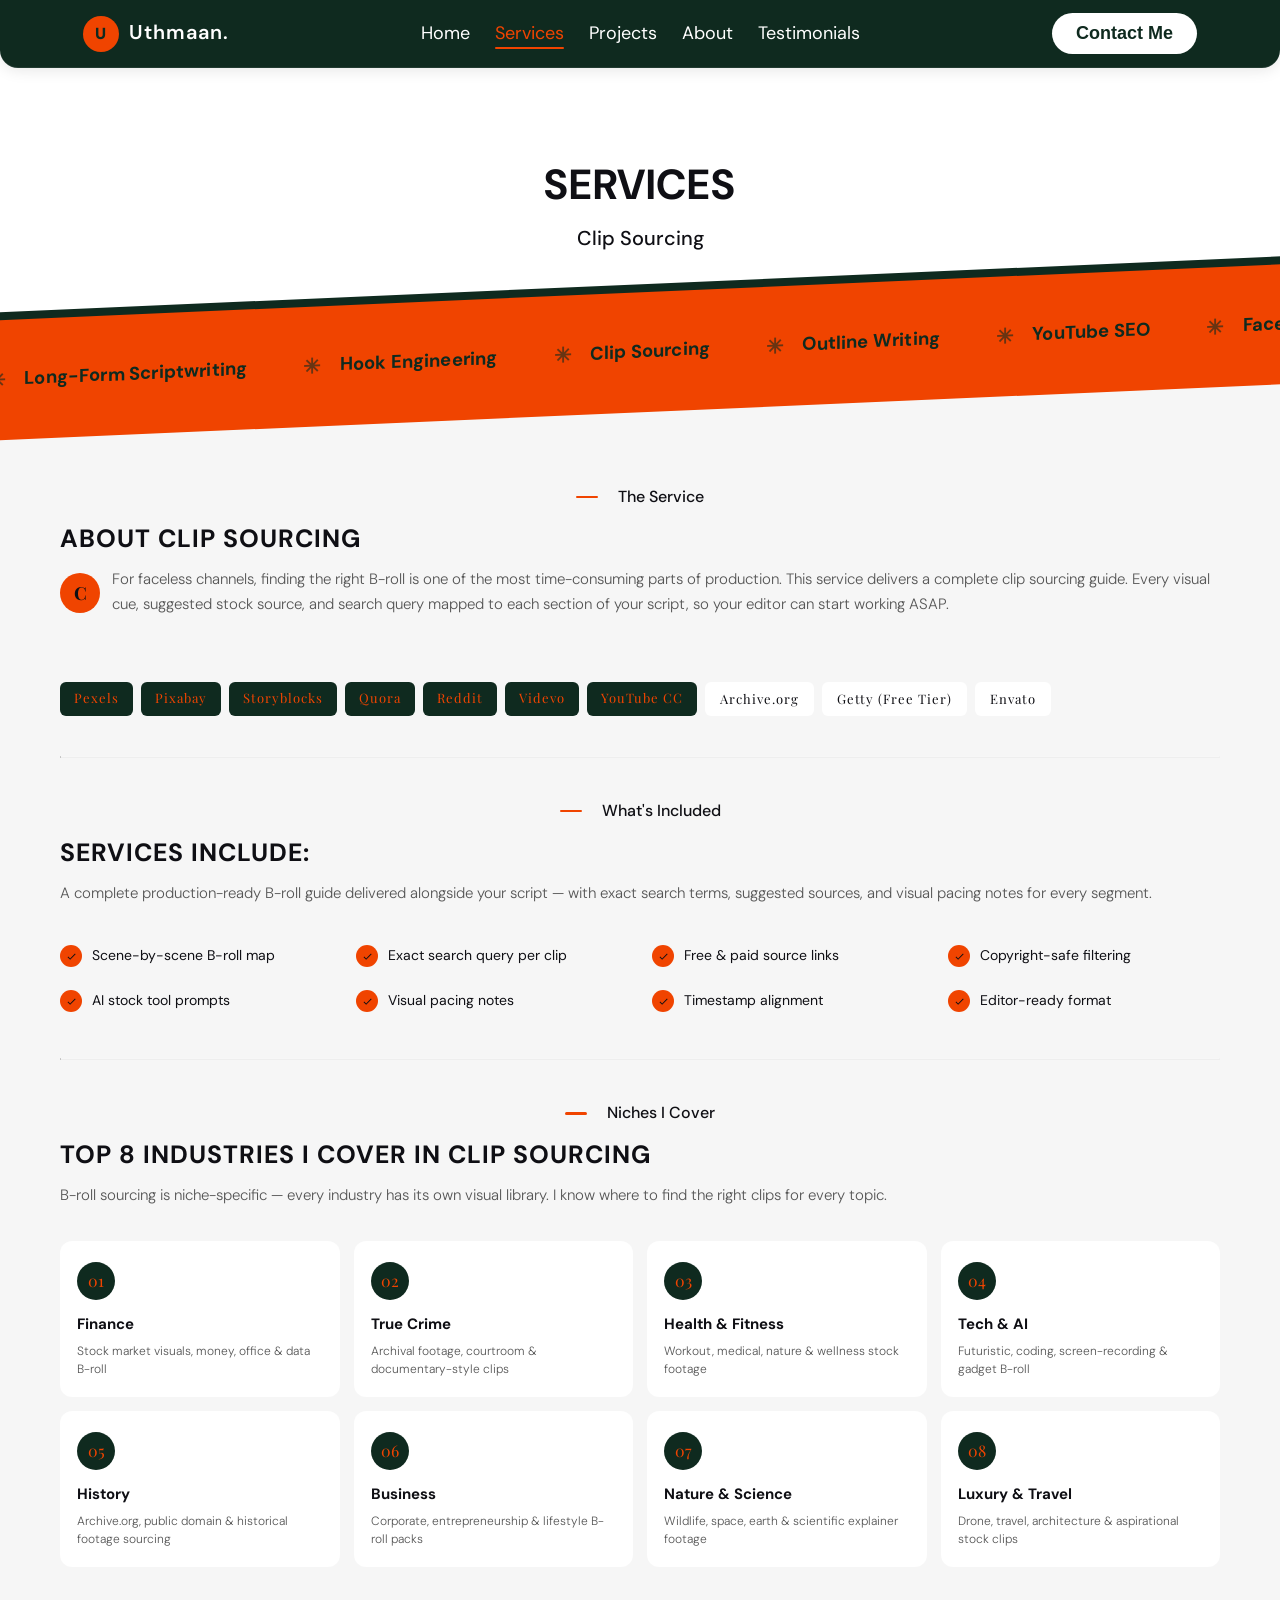
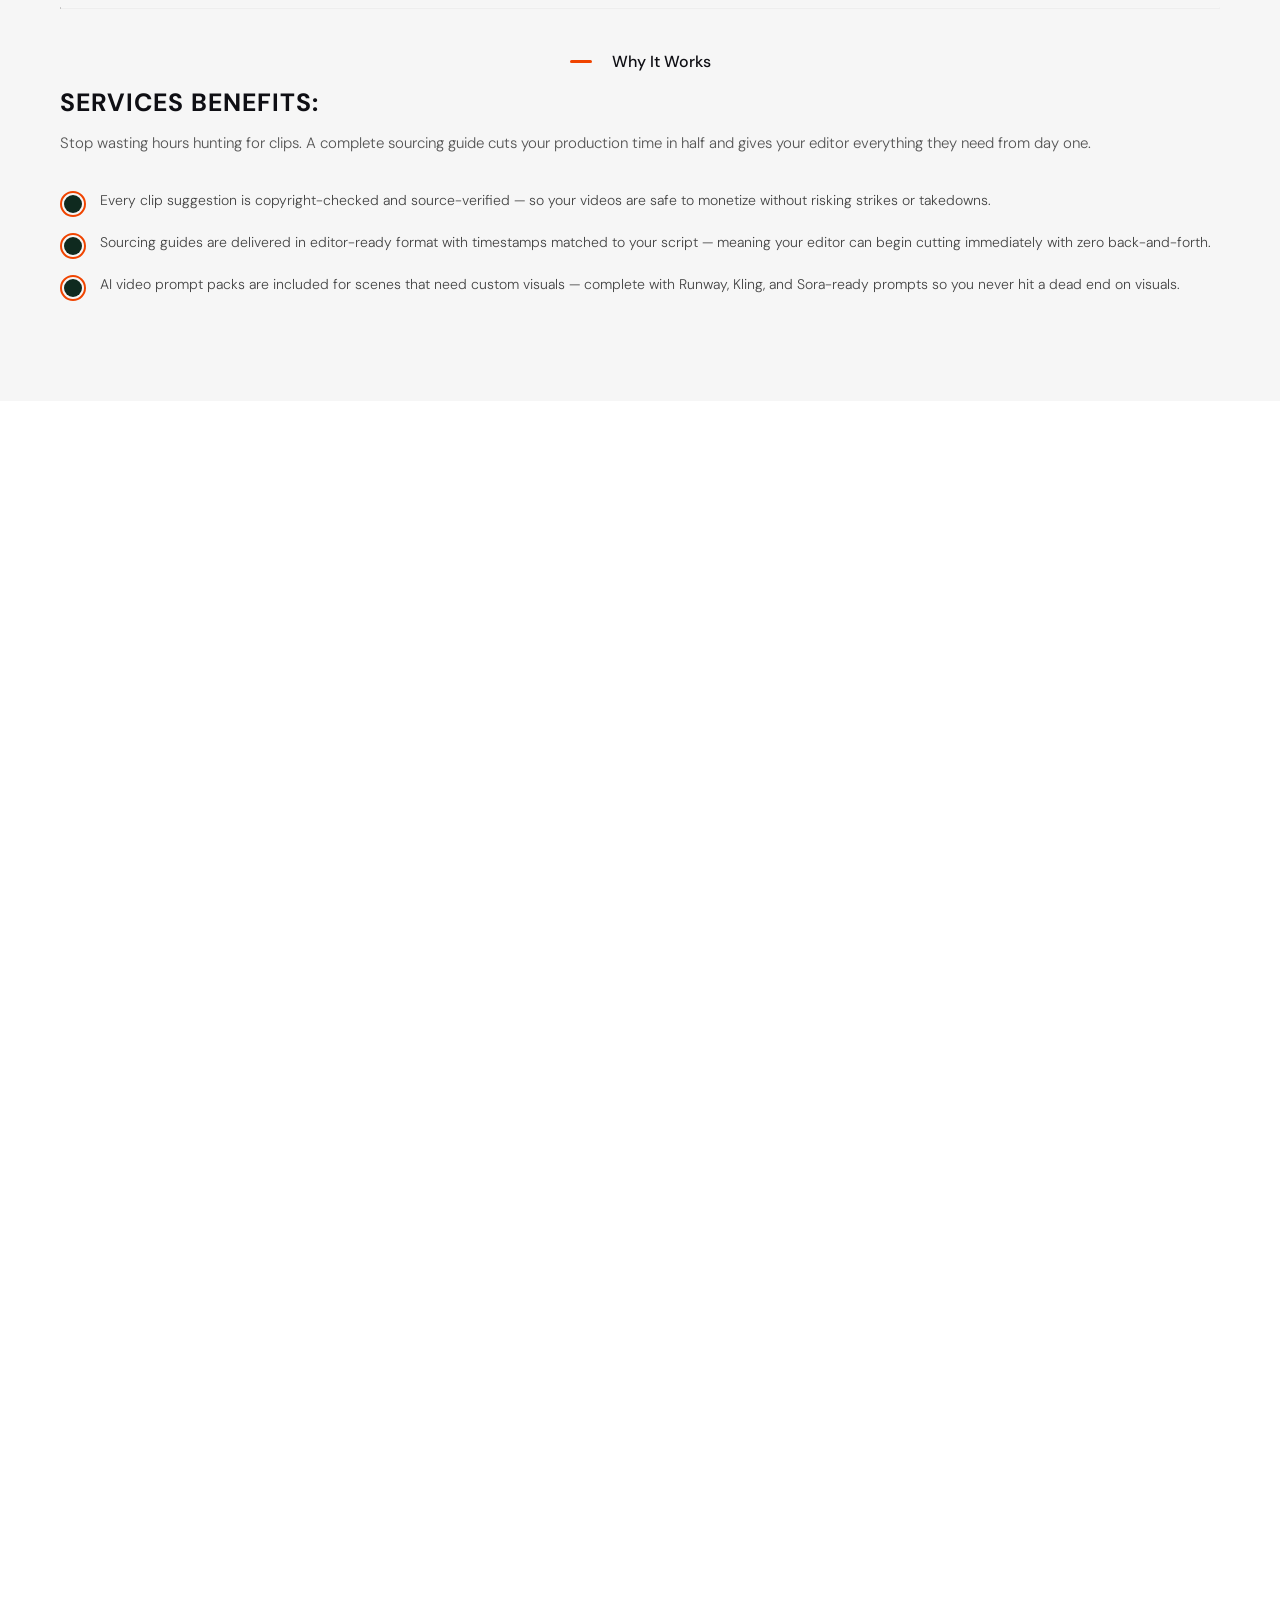
<file: clipsourcing.html>
<!DOCTYPE html>
<html lang="en">
<head>
    <meta charset="UTF-8">
    <meta name="viewport" content="width=, initial-scale=1.0">
    <title>Clip Sourcing | YouTube Scriptwriter</title>
 <link href="https://fonts.googleapis.com/css2?family=Playfair+Display:ital,wght@0,700;1,700&family=DM+Sans:wght@400;500;600;700&display=swap" rel="stylesheet">
    <link rel="stylesheet" href="style.css">
    <link rel="stylesheet" href="services.css">
    <link rel="stylesheet" href="clipsourcing.css">
</head>
<body>
     <!--Nav Section-->
  <header class="navbar">
  <div class="logo"><span class="logo-icon">
    U
  </span>Uthmaan.</div>

  <nav class="nav-links" id="navLinks" >
  <ul>
    <li><a href="index.html#top">Home</a></li>
    <li><a href="index.html#services" class="active">Services</a></li>
    <li><a href="index.html#portfolio">Projects</a></li>
    <li><a href="index.html#about">About</a></li>
    <li><a href="index.html#testimonials">Testimonials</a></li>
  </ul>
</nav>

<button class="btn-contact" id="contactme">
 <a href="index.html#contact">Contact Me</a>
  </button>
  
<div class="hamburger" id="hamburger">
    <span></span>
    <span></span>
    <span></span>
  </div>
  </header>

   <!-- Mobile nav -->
<div class="mobile-nav" id="mobileNav">
  <ul>
    <li><a href="index.html#top">Home</a></li>
    <li><a href="index.html#services">Services</a></li>
    <li><a href="index.html#portfolio">Projects</a></li>
    <li><a href="index.html#about">About</a></li>
    <li><a href="index.html#testimonials">Testimonials</a></li>
  </ul>
  <a href="index.html#contact" class="mobile-cta">Contact Me</a>
</div>
<!--Top-->
<section class="top-services">
    <h2>Services</h2>
    <p class="top-paragraph" style="text-align:center; font-size:20px;font-weight:500; font-family:'Playfair Display' sans-serif;">
        Clip Sourcing
    </p>
</section>

<!--Diagonal Band-->
<section class="ticker">
<div class="diagonal-band">
  <div class="band-green"></div>
  <div class="band-gold">
    <div class="band-ticker">
      <div class="band-track" id="bandTrack">
        <!-- items injected by JS -->
      </div>
    </div>
  </div>
</div>
</section>

<!--Clip Body-->
<section class="page-body">
  <div class="section-label"><div class="dot"></div><span>The Service</span></div>
  <h2>About Clip Sourcing</h2>
  <div class="author-row">
    <div class="avatar">C</div>
  <p class="lead-text">For faceless channels, finding the right B-roll is one of the most time-consuming parts of production. This service delivers a complete clip sourcing guide. Every visual cue, suggested stock source, and search query mapped to each section of your script, so your editor can start working ASAP.</p>
 </div>
<!--Source Tag-->

<div class="source-tags">
    <div class="source-tag">Pexels</div>
    <div class="source-tag">Pixabay</div>
    <div class="source-tag">Storyblocks</div>
    <div class="source-tag">Quora</div>
    <div class="source-tag">Reddit</div>
<div class="source-tag">Videvo</div>
    <div class="source-tag">YouTube CC</div>
    <div class="source-tag light">Archive.org</div>
    <div class="source-tag light">Getty (Free Tier)</div>
    <div class="source-tag light">Envato</div>
  </div>
 
  <hr class="divider">

<!--Checklist-->
<div>
    <div class="section-label"><div class="dot"></div><span>What's Included</span></div>
    <h2>Services Include:</h2>
    <p class="lead-text">A complete production-ready B-roll guide delivered alongside your script — with exact search terms, suggested sources, and visual pacing notes for every segment.</p>
    <div class="checklist">
      <div class="checklist-item"><div class="check-icon"><svg width="11" height="11" viewBox="0 0 24 24"><path d="M9 16.17L4.83 12l-1.42 1.41L9 19 21 7l-1.41-1.41z"/></svg></div>Scene-by-scene B-roll map</div>
      <div class="checklist-item"><div class="check-icon"><svg width="11" height="11" viewBox="0 0 24 24"><path d="M9 16.17L4.83 12l-1.42 1.41L9 19 21 7l-1.41-1.41z"/></svg></div>Exact search query per clip</div>
      <div class="checklist-item"><div class="check-icon"><svg width="11" height="11" viewBox="0 0 24 24"><path d="M9 16.17L4.83 12l-1.42 1.41L9 19 21 7l-1.41-1.41z"/></svg></div>Free & paid source links</div>
      <div class="checklist-item"><div class="check-icon"><svg width="11" height="11" viewBox="0 0 24 24"><path d="M9 16.17L4.83 12l-1.42 1.41L9 19 21 7l-1.41-1.41z"/></svg></div>Copyright-safe filtering</div>
      <div class="checklist-item"><div class="check-icon"><svg width="11" height="11" viewBox="0 0 24 24"><path d="M9 16.17L4.83 12l-1.42 1.41L9 19 21 7l-1.41-1.41z"/></svg></div>AI stock tool prompts</div>
      <div class="checklist-item"><div class="check-icon"><svg width="11" height="11" viewBox="0 0 24 24"><path d="M9 16.17L4.83 12l-1.42 1.41L9 19 21 7l-1.41-1.41z"/></svg></div>Visual pacing notes</div>
      <div class="checklist-item"><div class="check-icon"><svg width="11" height="11" viewBox="0 0 24 24"><path d="M9 16.17L4.83 12l-1.42 1.41L9 19 21 7l-1.41-1.41z"/></svg></div>Timestamp alignment</div>
      <div class="checklist-item"><div class="check-icon"><svg width="11" height="11" viewBox="0 0 24 24"><path d="M9 16.17L4.83 12l-1.42 1.41L9 19 21 7l-1.41-1.41z"/></svg></div>Editor-ready format</div>
    </div>
 
  <hr class="divider">

  <!--Industries-->

<div>
    <div class="section-label"><div class="dot"></div><span>Niches I Cover</span></div>
    <h2>Top 8 Industries I Cover in Clip Sourcing</h2>
    <p class="lead-text">B-roll sourcing is niche-specific — every industry has its own visual library. I know where to find the right clips for every topic.</p>
    <div class="industries-grid">
      <div class="industry-card"><div class="industry-num">01</div><h3>Finance</h3><p>Stock market visuals, money, office & data B-roll</p></div>
      <div class="industry-card"><div class="industry-num">02</div><h3>True Crime</h3><p>Archival footage, courtroom & documentary-style clips</p></div>
      <div class="industry-card"><div class="industry-num">03</div><h3>Health & Fitness</h3><p>Workout, medical, nature & wellness stock footage</p></div>
      <div class="industry-card"><div class="industry-num">04</div><h3>Tech & AI</h3><p>Futuristic, coding, screen-recording & gadget B-roll</p></div>
      <div class="industry-card"><div class="industry-num">05</div><h3>History</h3><p>Archive.org, public domain & historical footage sourcing</p></div>
      <div class="industry-card"><div class="industry-num">06</div><h3>Business</h3><p>Corporate, entrepreneurship & lifestyle B-roll packs</p></div>
      <div class="industry-card"><div class="industry-num">07</div><h3>Nature & Science</h3><p>Wildlife, space, earth & scientific explainer footage</p></div>
      <div class="industry-card"><div class="industry-num">08</div><h3>Luxury & Travel</h3><p>Drone, travel, architecture & aspirational stock clips</p></div>
    </div>
  </div>
 
  <hr class="divider">
 
<!--Benefits-->
<div>
    <div class="section-label"><div class="dot"></div><span>Why It Works</span></div>
    <h2>Services Benefits:</h2>
    <p class="lead-text">Stop wasting hours hunting for clips. A complete sourcing guide cuts your production time in half and gives your editor everything they need from day one.</p>
    <div class="benefits-list">
      <div class="benefit-item"><div class="benefit-icon"><div class="ring-outer"></div><div class="ring-inner"></div></div>Every clip suggestion is copyright-checked and source-verified — so your videos are safe to monetize without risking strikes or takedowns.</div>
      <div class="benefit-item"><div class="benefit-icon"><div class="ring-outer"></div><div class="ring-inner"></div></div>Sourcing guides are delivered in editor-ready format with timestamps matched to your script — meaning your editor can begin cutting immediately with zero back-and-forth.</div>
      <div class="benefit-item"><div class="benefit-icon"><div class="ring-outer"></div><div class="ring-inner"></div></div>AI video prompt packs are included for scenes that need custom visuals — complete with Runway, Kling, and Sora-ready prompts so you never hit a dead end on visuals.</div>
    </div>
  </div>
</div>
 

</section>
 <!--CTA -->
<section class="service-cta reveal">
<div class="service-cta-content">
    <h2 class="service-cta-heading">Let's Create a <em>
   Highly Engaging Video
    </em> Together!</h2>
<div class="service-button">
  <a class="pill-btn" href="#servicecontact-form">
  <div class="text-area">Contact Me Now</div>
  <div class="icon-outer">
    <div class="icon-inner">
        →
    </div>
  </div>
</a>
 </div>
   </div>  
</div>

<div class="pills-field reveal" aria-hidden="true">
    <div class="pills-row row-top">
      <span class="fpill dark">Hook Engineering</span>
      <span class="fpill light">Longform Script</span>
      <span class="fpill dark">Shortform Script</span>
      <span class="fpill light">SEO</span>
      <span class="fpill dark tilt-left">Outline Writing</span>
      <span class="fpill light">Accurate Research</span>
      <span class="fpill dark">Engaging Storytelling</span>
      <span class="fpill light">Retention</span>
      <span class="fpill dark tilt-right">Channel Tone</span>
    </div>

<div class="pills-row row-bottom">
      <span class="fpill light">Search Visibility</span>
      <span class="fpill dark">Clip Sourcing</span>
      <span class="fpill light">Retention Frameworks</span>
      <span class="fpill dark">Hook Formula</span>
      <span class="fpill light tilt-left">Copywriting</span>
      <span class="fpill dark">Hook Writing</span>
      <span class="fpill light tilt-right">SEO Optimization</span>
    </div>
    </div>

</section>


<!--Contact Form-->
<section class="contact-dark reveal" id="servicecontact-form">

<div class="contact-dark-inner" id="contact">
 
    <!-- Left: label + heading + contact details -->
    <div class="cd-left reveal">
      <p class="cd-label">
        <span class="cd-label-line"></span> Contact Me
      </p>
      <h3 class="cd-heading">
        Let's Talk about <em>Your<br>Next Projects</em>
      </h3>
      <p class="cd-desc">
        Have a project in mind? Whether you need high-retention scripts,
        outlines, clip sourcing, or strategic content ideas, I'm available.
      </p>
 
      <div class="cd-contacts">
        <div class="cd-contact-item">
          <span class="cd-icon">
            <svg xmlns="http://www.w3.org/2000/svg" width="20" height="20" viewBox="0 0 24 24" fill="none" stroke="currentColor" stroke-width="2.2" stroke-linecap="round" stroke-linejoin="round"><path d="M22 16.92v3a2 2 0 0 1-2.18 2 19.79 19.79 0 0 1-8.63-3.07A19.5 19.5 0 0 1 4.69 12a19.79 19.79 0 0 1-3.07-8.67A2 2 0 0 1 3.62 1h3a2 2 0 0 1 2 1.72c.127.96.361 1.903.7 2.81a2 2 0 0 1-.45 2.11L8.09 8.91a16 16 0 0 0 5.93 5.93l1.27-1.27a2 2 0 0 1 2.11-.45c.907.339 1.85.573 2.81.7A2 2 0 0 1 22 16.92z"/></svg>
          </span>
          <span>+234 (91) 3796-2141</span>
        </div>
        <div class="cd-contact-item">
          <span class="cd-icon">
            <svg xmlns="http://www.w3.org/2000/svg" width="20" height="20" viewBox="0 0 24 24" fill="none" stroke="currentColor" stroke-width="2.2" stroke-linecap="round" stroke-linejoin="round"><path d="M4 4h16c1.1 0 2 .9 2 2v12c0 1.1-.9 2-2 2H4c-1.1 0-2-.9-2-2V6c0-1.1.9-2 2-2z"/><polyline points="22,6 12,13 2,6"/></svg>
          </span>
          <span>tunjiadetunji95@gmail.com</span>
        </div>
        <div class="cd-contact-item">
          <span class="cd-icon">𝕏</span>
          <span><a href="#" class="cd-link">@uthmaan</a></span>
        </div>
        <div class="cd-contact-item">
          <span class="cd-icon">
            <svg xmlns="http://www.w3.org/2000/svg" width="20" height="20" viewBox="0 0 24 24" fill="none" stroke="currentColor" stroke-width="2.2" stroke-linecap="round" stroke-linejoin="round"><path d="M21 10c0 7-9 13-9 13s-9-6-9-13a9 9 0 0 1 18 0z"/><circle cx="12" cy="10" r="3"/></svg>
          </span>
          <span>Remote — Available Worldwide</span>
        </div>
      </div>
    </div>
 
    <!-- Right: form -->
    <div class="cd-right reveal">
      <form id="contactForm" class="cd-form" action="https://formspree.io/f/mlgkvgan" method="POST">
 
        <div class="cd-form-row">
          <div class="cd-form-group">
            <label>Your Name <span class="req">*</span></label>
            <input type="text" name="name" placeholder="Ex. John Doe" required>
          </div>
          <div class="cd-form-group">
            <label>Email <span class="req">*</span></label>
            <input type="email" name="email" placeholder="example@gmail.com" required>
          </div>
        </div>
 
        <div class="cd-form-row">
          <div class="cd-form-group">
            <label>Phone <span class="req">*</span></label>
            <input type="tel" name="phone" placeholder="Enter Phone Number" required>
          </div>
          <div class="cd-form-group">
            <label>I'm Interested in <span class="req">*</span></label>
            <select name="interest" required>
              <option value="">Select</option>
              <option value="youtube-script">YouTube Scriptwriting</option>
              <option value="outline">Outline Writing</option>
              <option value="clips">Clip Sourcing</option>
              <option value="seo">YouTube SEO</option>
              <option value="other">Other</option>
            </select>
          </div>
        </div>
 
        <div class="cd-form-row">
          <div class="cd-form-group">
            <label>Budget Range (USD) <span class="req">*</span></label>
            <select name="budget" required>
              <option value="">Select Range</option>
              <option value="50-100">$50 – $100</option>
              <option value="100-200">$100 – $200</option>
              <option value="200-500">$200 – $500</option>
              <option value="500+">$500+</option>
            </select>
          </div>
          <div class="cd-form-group">
            <label>Country <span class="req">*</span></label>
            <select name="country" required>
              <option value="">Select Country</option>
              <option value="Nigeria">Nigeria</option>
              <option value="United States">United States</option>
              <option value="United Kingdom">United Kingdom</option>
              <option value="Canada">Canada</option>
              <option value="Other">Other</option>
            </select>
          </div>
        </div>
 
        <div class="cd-form-group cd-full">
          <label>Your Message <span class="req">*</span></label>
          <textarea name="message" rows="6" placeholder="Enter here.." required></textarea>
        </div>
         <div class="service-button">
  <button type="submit" class=" submit-btn" id="submitBtn">
  <div class="text-area">Submit</div>
  <div class="icon-outer">
    <div class="icon-inner">
       <p class="portfolio-arrow">
        →
       </p> 
    </div>
  </div>
</button>
 </div>
        
 
      </form>
    </div>
  </div>
</section>
<!--Custom Alert-->
<div class="alert-backdrop" id="alertBackdrop"></div>
<div class="alert-box" id="customAlert">
  <h3 id="alertTitle">Uthmaan Adetunji</h3>
    <p id="alertMessage"></p>
    <button type="button" onclick="closeAlert()">Ok</button>
  </div>

<!--Footer-->
<footer class="footer reveal">
  <div class="footer-top">
    <div class="footer-brand">
      <div class="footer-logo">
        <span class="footer-logo-icon">U</span>
        Uthmaan.
      </div>
      <p class="footer-desc">
        The Go-To Scriptwriter For High-performing Content.
      </p>
      <div class="footer-socials">
        <a href="#" class="social-icon">
          <svg xmlns="http://www.w3.org/2000/svg" width="18" height="18" viewBox="0 0 24 24" fill="currentColor"><path d="M18 2h-3a5 5 0 0 0-5 5v3H7v4h3v8h4v-8h3l1-4h-4V7a1 1 0 0 1 1-1h3z"/></svg>
        </a>
        <a href="#" class="social-icon">
          <svg xmlns="http://www.w3.org/2000/svg" width="18" height="18" viewBox="0 0 24 24" fill="currentColor"><path d="M16 8a6 6 0 0 1 6 6v7h-4v-7a2 2 0 0 0-2-2 2 2 0 0 0-2 2v7h-4v-7a6 6 0 0 1 6-6zM2 9h4v12H2z"/><circle cx="4" cy="4" r="2"/></svg>
        </a>
        <a href="#" class="social-icon">
          <svg xmlns="http://www.w3.org/2000/svg" width="18" height="18" viewBox="0 0 24 24" fill="currentColor"><path d="M22 4s-.7 2.1-2 3.4c1.6 10-9.4 17.3-18 11.6 2.2.1 4.4-.6 6-2C3 15.5.5 9.6 3 5c2.2 2.7 5.5 4.3 9 4.3-.9-4.3 4-6.6 7-3.8 1.1 0 3-1.2 3-1.5z"/></svg>
        </a>
        <a href="#" class="social-icon">
          <svg xmlns="http://www.w3.org/2000/svg" width="18" height="18" viewBox="0 0 24 24" fill="none" stroke="currentColor" stroke-width="2" stroke-linecap="round" stroke-linejoin="round"><rect x="2" y="2" width="20" height="20" rx="5" ry="5"/><path d="M16 11.37A4 4 0 1 1 12.63 8 4 4 0 0 1 16 11.37z"/><line x1="17.5" y1="6.5" x2="17.51" y2="6.5"/></svg>
        </a>
      </div>
    </div>

    <div class="footer-nav">
      <h4>Navigation</h4>
      <ul>
        <li><a href="index.html#top">Home</a></li>
        <li><a href="index.html#services">Services</a></li>
        <li><a href="index.html#about">About</a></li>
        <li><a href="index.html#portfolio">Projects</a></li>
        <li><a href="index.html#testimonials">Testimonials</a></li>
        <li><a href="index.html#contact">Contact</a></li>
      </ul>
    </div>

    <div class="footer-contact">
      <h4>Contact</h4>
      <ul>
        <li>
          <svg xmlns="http://www.w3.org/2000/svg" width="15" height="15" viewBox="0 0 24 24" fill="none" stroke="currentColor" stroke-width="2" stroke-linecap="round" stroke-linejoin="round"><path d="M22 16.92v3a2 2 0 0 1-2.18 2 19.79 19.79 0 0 1-8.63-3.07A19.5 19.5 0 0 1 4.69 12a19.79 19.79 0 0 1-3.07-8.67A2 2 0 0 1 3.62 1h3a2 2 0 0 1 2 1.72c.127.96.361 1.903.7 2.81a2 2 0 0 1-.45 2.11L8.09 8.91a16 16 0 0 0 5.93 5.93l1.27-1.27a2 2 0 0 1 2.11-.45c.907.339 1.85.573 2.81.7A2 2 0 0 1 22 16.92z"/></svg>
          +234 91 3796 2141
        </li>
        <li>
          <svg xmlns="http://www.w3.org/2000/svg" width="15" height="15" viewBox="0 0 24 24" fill="none" stroke="currentColor" stroke-width="2" stroke-linecap="round" stroke-linejoin="round"><path d="M4 4h16c1.1 0 2 .9 2 2v12c0 1.1-.9 2-2 2H4c-1.1 0-2-.9-2-2V6c0-1.1.9-2 2-2z"/><polyline points="22,6 12,13 2,6"/></svg>
          tunjiadetunji95@gmail.com
        </li>
        <li>
          <svg xmlns="http://www.w3.org/2000/svg" width="15" height="15" viewBox="0 0 24 24" fill="none" stroke="currentColor" stroke-width="2" stroke-linecap="round" stroke-linejoin="round"><path d="M21 10c0 7-9 13-9 13s-9-6-9-13a9 9 0 0 1 18 0z"/><circle cx="12" cy="10" r="3"/></svg>
          Remote
        </li>
      </ul>
    </div>
  </div>

  <div class="footer-bottom">
    <p>Copyright © 2026 <span>Uthmaan Adetunji.</span> All Rights Reserved.</p>
    
  </div>
</footer>
<script src="script.js"></script>
</body>
</html>
</file>
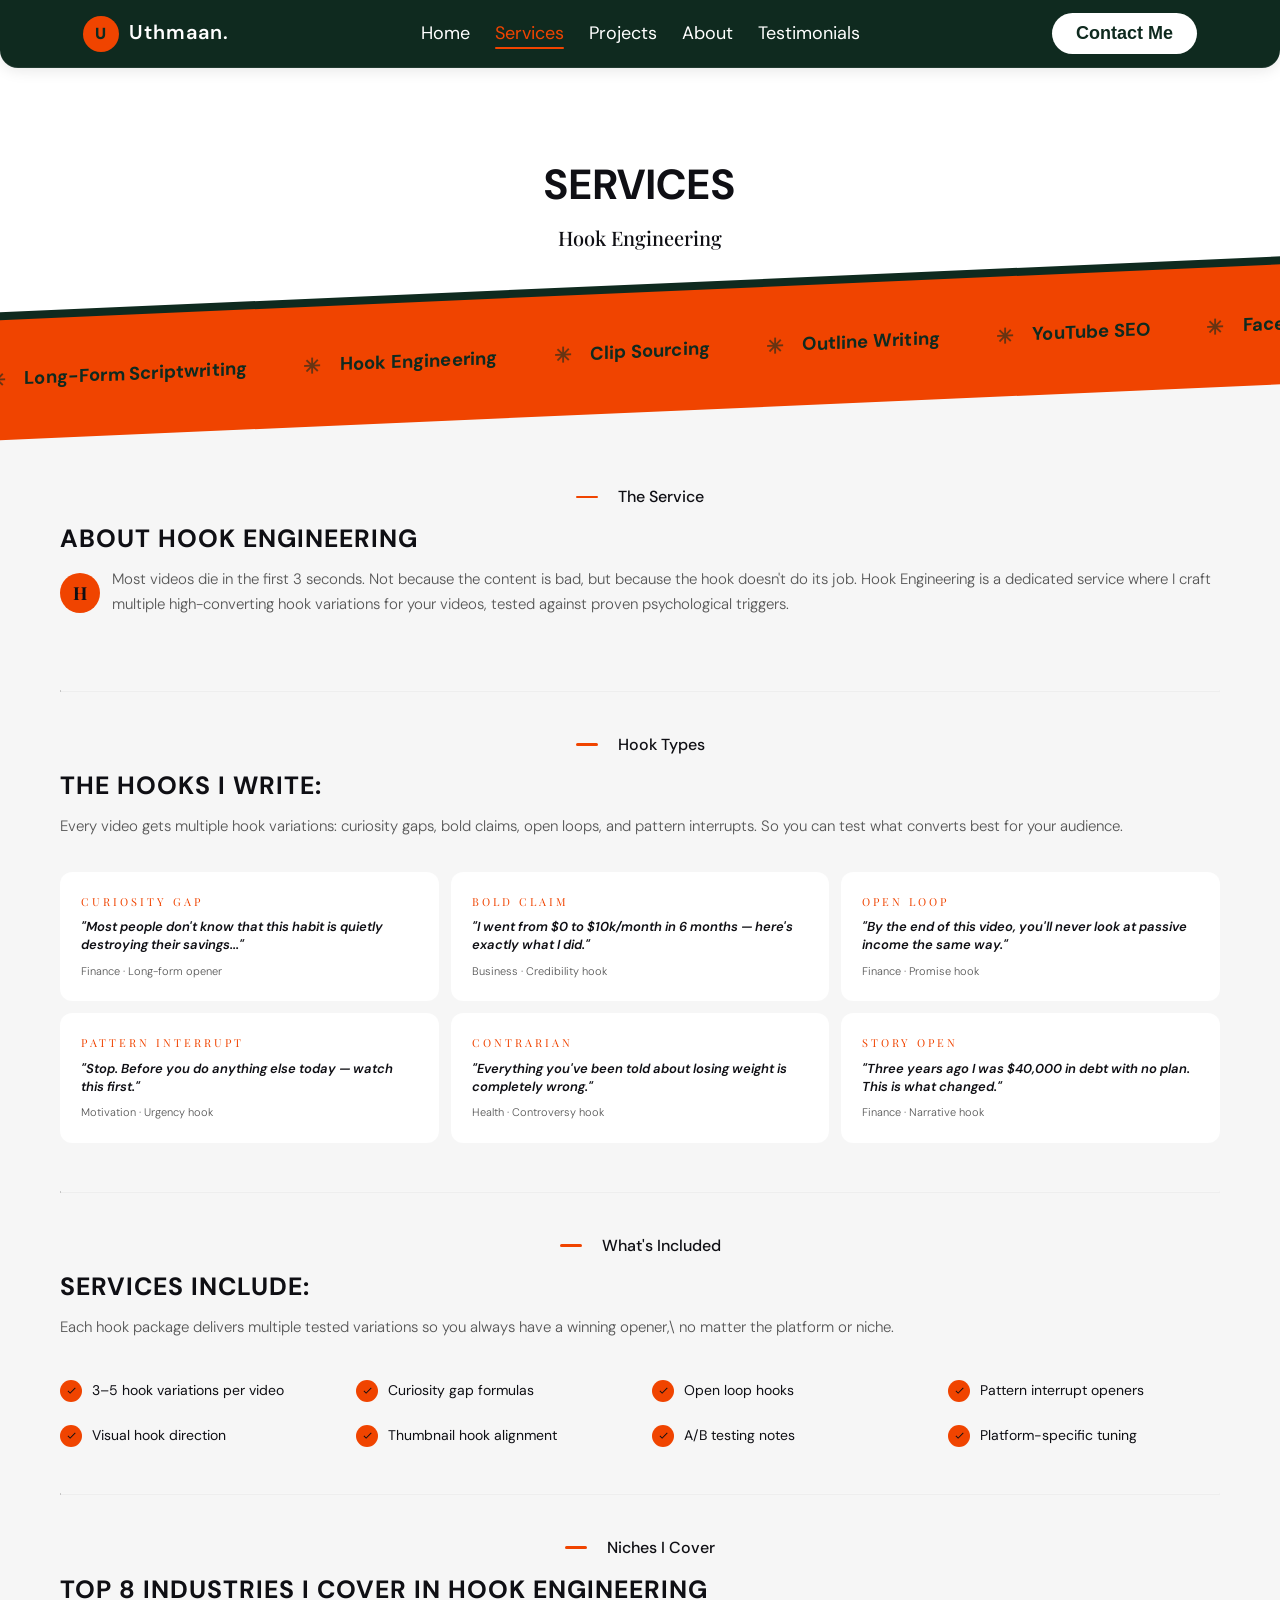
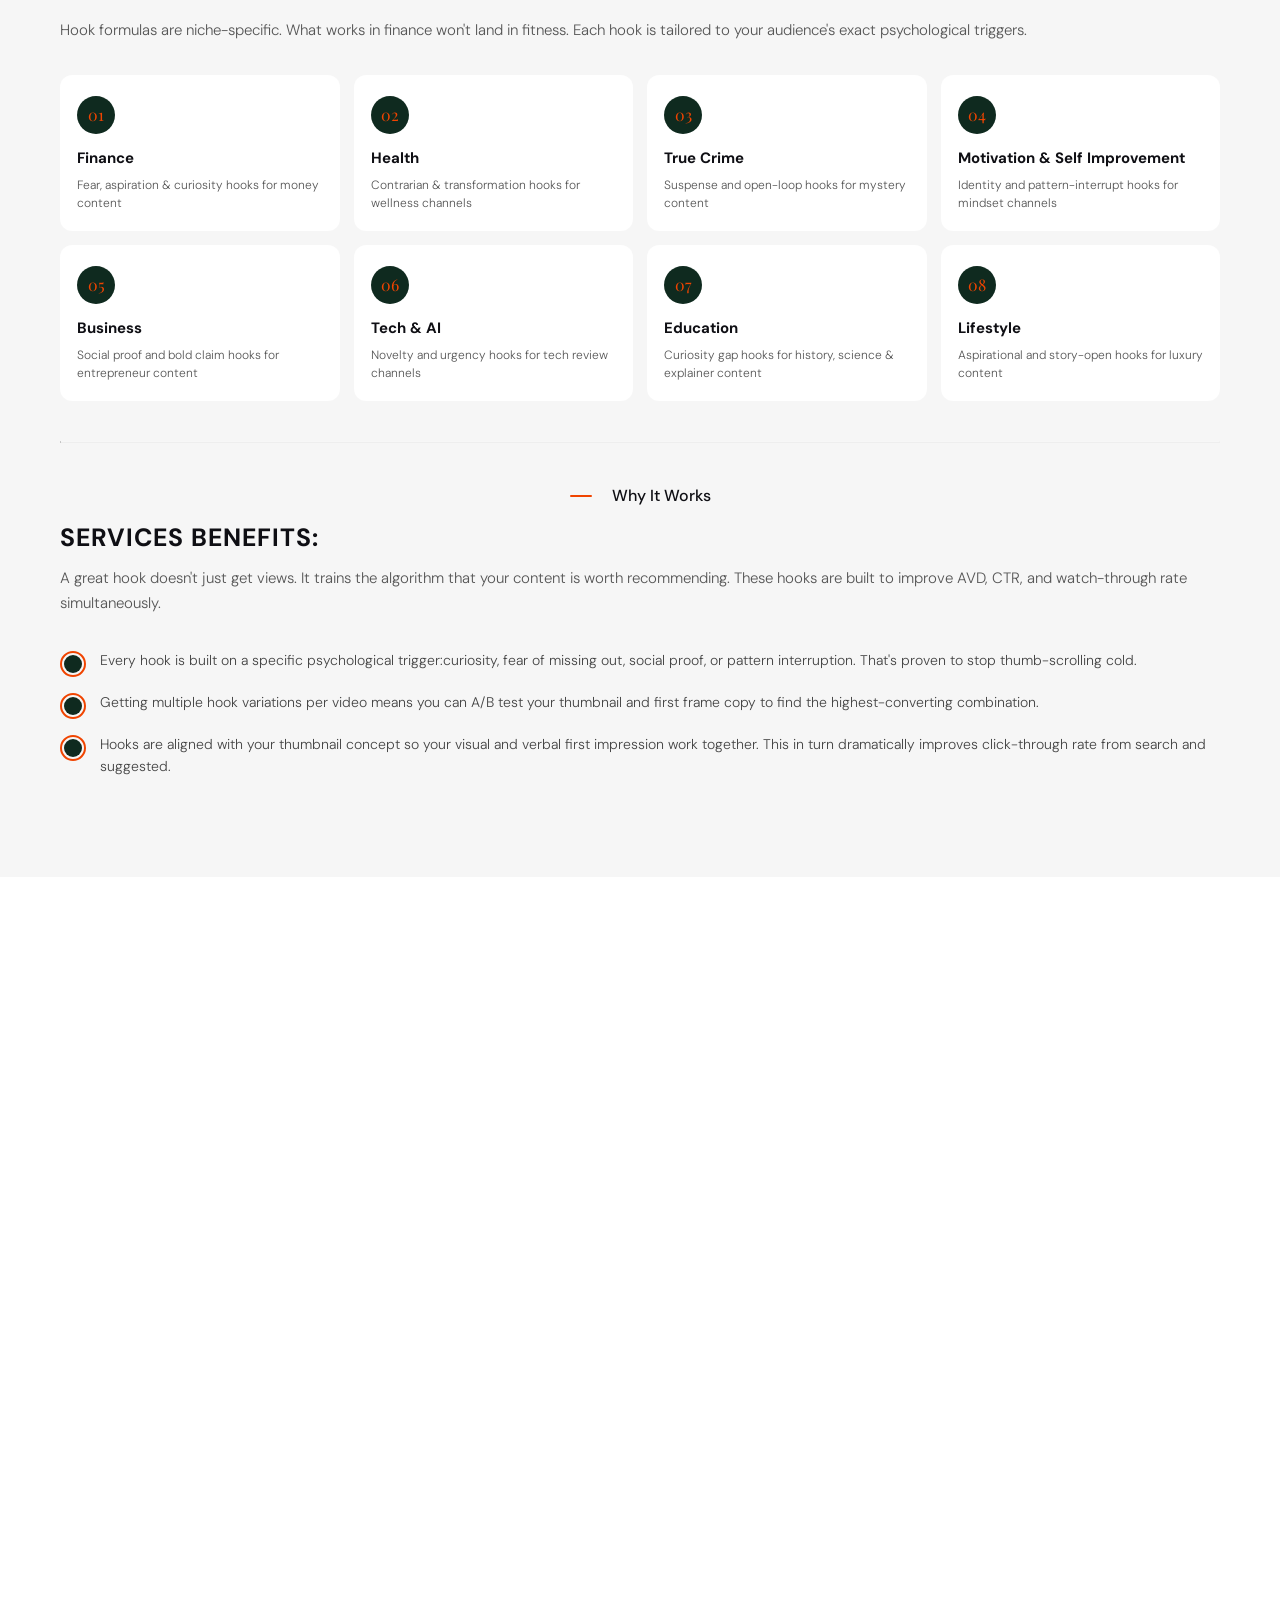
<file: hookengineering.html>
<!DOCTYPE html>
<html lang="en">
<head>
    <meta charset="UTF-8">
    <meta name="viewport" content="width=device-width, initial-scale=1.0">
    <title>Hook Engineering | YouTube Scriptwriter</title>
     <link href="https://fonts.googleapis.com/css2?family=Playfair+Display:ital,wght@0,700;1,700&family=DM+Sans:wght@400;500;600;700&display=swap" rel="stylesheet">
    <link rel="stylesheet" href="style.css">
    <link rel="stylesheet" href="services.css">
     <link rel="stylesheet" href="hookengineering.css">
</head>
<body>
  <!--Nav Section-->
  <header class="navbar">
  <div class="logo"><span class="logo-icon">
    U
  </span>Uthmaan.</div>

  <nav class="nav-links" id="navLinks" >
  <ul>
    <li><a href="index.html#top">Home</a></li>
    <li><a href="index.html#services" class="active">Services</a></li>
    <li><a href="index.html#portfolio">Projects</a></li>
    <li><a href="index.html#about">About</a></li>
    <li><a href="index.html#testimonials">Testimonials</a></li>
  </ul>
</nav>

<button class="btn-contact" id="contactme">
 <a href="index.html#contact">Contact Me</a>
  </button>
  
<div class="hamburger" id="hamburger">
    <span></span>
    <span></span>
    <span></span>
  </div>
  </header>

   <!-- Mobile nav -->
<div class="mobile-nav" id="mobileNav">
  <ul>
    <li><a href="index.html#top">Home</a></li>
    <li><a href="index.html#services">Services</a></li>
    <li><a href="index.html#portfolio">Projects</a></li>
    <li><a href="index.html#about">About</a></li>
    <li><a href="index.html#testimonials">Testimonials</a></li>
  </ul>
  <a href="index.html#contact" class="mobile-cta">Contact Me</a>
</div>
<!--Top-->
<section class="top-services">
    <h2>Services</h2>
    <p class="top-paragraph">
        Hook Engineering
    </p>
</section>

<!--Diagonal Band-->
<section class="ticker">
<div class="diagonal-band">
  <div class="band-green"></div>
  <div class="band-gold">
    <div class="band-ticker">
      <div class="band-track" id="bandTrack">
        <!-- items injected by JS -->
      </div>
    </div>
  </div>
</div>
</section>

<!--Hook Body-->
<section class="page-body">
  <div class="section-label"><div class="dot"></div><span>The Service</span></div>
  <h2>About Hook Engineering</h2>
  <div class="author-row">
    <div class="avatar">H</div>
  <p class="lead-text">Most videos die in the first 3 seconds. Not because the content is bad, but because the hook doesn't do its job. Hook Engineering is a dedicated service where I craft multiple high-converting hook variations for your videos, tested against proven psychological triggers.</p>
  </div>
  <hr class="divider">
 
  <!-- HOOK EXAMPLES -->
  <div>
    <div class="section-label"><div class="dot"></div><span>Hook Types</span></div>
    <h2>The Hooks I Write:</h2>
    <p class="lead-text">Every video gets multiple hook variations: curiosity gaps, bold claims, open loops, and pattern interrupts. So you can test what converts best for your audience.</p>
     <div class="hook-cards-grid">
      <div class="hook-card">
        <div class="hook-type">Curiosity Gap</div>
        <div class="hook-text">"Most people don't know that this habit is quietly destroying their savings..."</div>
        <div class="hook-label">Finance · Long-form opener</div>
      </div>
      <div class="hook-card">
        <div class="hook-type">Bold Claim</div>
        <div class="hook-text">"I went from $0 to $10k/month in 6 months — here's exactly what I did."</div>
        <div class="hook-label">Business · Credibility hook</div>
      </div>
      <div class="hook-card">
        <div class="hook-type">Open Loop</div>
        <div class="hook-text">"By the end of this video, you'll never look at passive income the same way."</div>
        <div class="hook-label">Finance · Promise hook</div>
      </div>
      <div class="hook-card">
        <div class="hook-type">Pattern Interrupt</div>
        <div class="hook-text">"Stop. Before you do anything else today — watch this first."</div>
        <div class="hook-label">Motivation · Urgency hook</div>
      </div>
      <div class="hook-card">
        <div class="hook-type">Contrarian</div>
        <div class="hook-text">"Everything you've been told about losing weight is completely wrong."</div>
        <div class="hook-label">Health · Controversy hook</div>
      </div>
      <div class="hook-card">
        <div class="hook-type">Story Open</div>
        <div class="hook-text">"Three years ago I was $40,000 in debt with no plan. This is what changed."</div>
        <div class="hook-label">Finance · Narrative hook</div>
      </div>
    </div>
  </div>
 <hr class="divider">
  <!--Checklist section-->
  <div>
    <div class="section-label"><div class="dot"></div><span>What's Included</span></div>
    <h2>Services Include:</h2>
    <p class="lead-text">Each hook package delivers multiple tested variations so you always have a winning opener,\ no matter the platform or niche.</p>
    <div class="checklist">
      <div class="checklist-item"><div class="check-icon"><svg width="11" height="11" viewBox="0 0 24 24"><path d="M9 16.17L4.83 12l-1.42 1.41L9 19 21 7l-1.41-1.41z"/></svg></div>3–5 hook variations per video</div>
      <div class="checklist-item"><div class="check-icon"><svg width="11" height="11" viewBox="0 0 24 24"><path d="M9 16.17L4.83 12l-1.42 1.41L9 19 21 7l-1.41-1.41z"/></svg></div>Curiosity gap formulas</div>
      <div class="checklist-item"><div class="check-icon"><svg width="11" height="11" viewBox="0 0 24 24"><path d="M9 16.17L4.83 12l-1.42 1.41L9 19 21 7l-1.41-1.41z"/></svg></div>Open loop hooks</div>
      <div class="checklist-item"><div class="check-icon"><svg width="11" height="11" viewBox="0 0 24 24"><path d="M9 16.17L4.83 12l-1.42 1.41L9 19 21 7l-1.41-1.41z"/></svg></div>Pattern interrupt openers</div>
      <div class="checklist-item"><div class="check-icon"><svg width="11" height="11" viewBox="0 0 24 24"><path d="M9 16.17L4.83 12l-1.42 1.41L9 19 21 7l-1.41-1.41z"/></svg></div>Visual hook direction</div>
      <div class="checklist-item"><div class="check-icon"><svg width="11" height="11" viewBox="0 0 24 24"><path d="M9 16.17L4.83 12l-1.42 1.41L9 19 21 7l-1.41-1.41z"/></svg></div>Thumbnail hook alignment</div>
      <div class="checklist-item"><div class="check-icon"><svg width="11" height="11" viewBox="0 0 24 24"><path d="M9 16.17L4.83 12l-1.42 1.41L9 19 21 7l-1.41-1.41z"/></svg></div>A/B testing notes</div>
      <div class="checklist-item"><div class="check-icon"><svg width="11" height="11" viewBox="0 0 24 24"><path d="M9 16.17L4.83 12l-1.42 1.41L9 19 21 7l-1.41-1.41z"/></svg></div>Platform-specific tuning</div>
    </div>

   <hr class="divider">
 <!--Industries-->
  <div>
    <div class="section-label"><div class="dot"></div><span>Niches I Cover</span></div>
    <h2>Top 8 Industries I Cover in Hook Engineering</h2>
    <p class="lead-text">Hook formulas are niche-specific. What works in finance won't land in fitness. Each hook is tailored to your audience's exact psychological triggers.</p>
    <div class="industries-grid">
      <div class="industry-card"><div class="industry-num">01</div><h3>Finance</h3><p>Fear, aspiration & curiosity hooks for money content</p></div>
      <div class="industry-card"><div class="industry-num">02</div><h3>Health</h3><p>Contrarian & transformation hooks for wellness channels</p></div>
      <div class="industry-card"><div class="industry-num">03</div><h3>True Crime</h3><p>Suspense and open-loop hooks for mystery content</p></div>
      <div class="industry-card"><div class="industry-num">04</div><h3>Motivation & Self Improvement</h3><p>Identity and pattern-interrupt hooks for mindset channels</p></div>
      <div class="industry-card"><div class="industry-num">05</div><h3>Business</h3><p>Social proof and bold claim hooks for entrepreneur content</p></div>
      <div class="industry-card"><div class="industry-num">06</div><h3>Tech & AI</h3><p>Novelty and urgency hooks for tech review channels</p></div>
      <div class="industry-card"><div class="industry-num">07</div><h3>Education</h3><p>Curiosity gap hooks for history, science & explainer content</p></div>
      <div class="industry-card"><div class="industry-num">08</div><h3>Lifestyle</h3><p>Aspirational and story-open hooks for luxury content</p></div>
    </div>
  </div>
 
  <hr class="divider">
  <!--Benefits-->

  <div>
    <div class="section-label"><div class="dot"></div><span>Why It Works</span></div>
    <h2>Services Benefits:</h2>
    <p class="lead-text">A great hook doesn't just get views. It trains the algorithm that your content is worth recommending. These hooks are built to improve AVD, CTR, and watch-through rate simultaneously.</p>
    <div class="benefits-list">
      <div class="benefit-item"><div class="benefit-icon"><div class="ring-outer"></div><div class="ring-inner"></div></div>Every hook is built on a specific psychological trigger:curiosity, fear of missing out, social proof, or pattern interruption. That's proven to stop thumb-scrolling cold.</div>
      <div class="benefit-item"><div class="benefit-icon"><div class="ring-outer"></div><div class="ring-inner"></div></div>Getting multiple hook variations per video means you can A/B test your thumbnail and first frame copy to find the highest-converting combination.</div>
      <div class="benefit-item"><div class="benefit-icon"><div class="ring-outer"></div><div class="ring-inner"></div></div>Hooks are aligned with your thumbnail concept so your visual and verbal first impression work together. This in turn dramatically improves click-through rate from search and suggested.</div>
    </div>
  </div>
</div>
  </section>
  
  <!--CTA -->
<section class="service-cta reveal">
<div class="service-cta-content">
    <h2 class="service-cta-heading">Let's Create a <em>
   Highly Engaging Video
    </em> Together!</h2>
<div class="service-button">
  <a class="pill-btn" href="#servicecontact-form">
  <div class="text-area">Contact Me Now</div>
  <div class="icon-outer">
    <div class="icon-inner">
        →
    </div>
  </div>
</a>
 </div>
   </div>  
</div>

<div class="pills-field reveal" aria-hidden="true">
    <div class="pills-row row-top">
      <span class="fpill dark">Hook Engineering</span>
      <span class="fpill light">Longform Script</span>
      <span class="fpill dark">Shortform Script</span>
      <span class="fpill light">SEO</span>
      <span class="fpill dark tilt-left">Outline Writing</span>
      <span class="fpill light">Accurate Research</span>
      <span class="fpill dark">Engaging Storytelling</span>
      <span class="fpill light">Retention</span>
      <span class="fpill dark tilt-right">Channel Tone</span>
    </div>

<div class="pills-row row-bottom">
      <span class="fpill light">Search Visibility</span>
      <span class="fpill dark">Clip Sourcing</span>
      <span class="fpill light">Retention Frameworks</span>
      <span class="fpill dark">Hook Formula</span>
      <span class="fpill light tilt-left">Copywriting</span>
      <span class="fpill dark">Hook Writing</span>
      <span class="fpill light tilt-right">SEO Optimization</span>
    </div>
    </div>

</section>


<!--Contact Form-->
<section class="contact-dark reveal" id="servicecontact-form">

<div class="contact-dark-inner" id="contact">
 
    <!-- Left: label + heading + contact details -->
    <div class="cd-left reveal">
      <p class="cd-label">
        <span class="cd-label-line"></span> Contact Me
      </p>
      <h3 class="cd-heading">
        Let's Talk about <em>Your<br>Next Projects</em>
      </h3>
      <p class="cd-desc">
        Have a project in mind? Whether you need high-retention scripts,
        outlines, clip sourcing, or strategic content ideas, I'm available.
      </p>
 
      <div class="cd-contacts">
        <div class="cd-contact-item">
          <span class="cd-icon">
            <svg xmlns="http://www.w3.org/2000/svg" width="20" height="20" viewBox="0 0 24 24" fill="none" stroke="currentColor" stroke-width="2.2" stroke-linecap="round" stroke-linejoin="round"><path d="M22 16.92v3a2 2 0 0 1-2.18 2 19.79 19.79 0 0 1-8.63-3.07A19.5 19.5 0 0 1 4.69 12a19.79 19.79 0 0 1-3.07-8.67A2 2 0 0 1 3.62 1h3a2 2 0 0 1 2 1.72c.127.96.361 1.903.7 2.81a2 2 0 0 1-.45 2.11L8.09 8.91a16 16 0 0 0 5.93 5.93l1.27-1.27a2 2 0 0 1 2.11-.45c.907.339 1.85.573 2.81.7A2 2 0 0 1 22 16.92z"/></svg>
          </span>
          <span>+234 (91) 3796-2141</span>
        </div>
        <div class="cd-contact-item">
          <span class="cd-icon">
            <svg xmlns="http://www.w3.org/2000/svg" width="20" height="20" viewBox="0 0 24 24" fill="none" stroke="currentColor" stroke-width="2.2" stroke-linecap="round" stroke-linejoin="round"><path d="M4 4h16c1.1 0 2 .9 2 2v12c0 1.1-.9 2-2 2H4c-1.1 0-2-.9-2-2V6c0-1.1.9-2 2-2z"/><polyline points="22,6 12,13 2,6"/></svg>
          </span>
          <span>tunjiadetunji95@gmail.com</span>
        </div>
        <div class="cd-contact-item">
          <span class="cd-icon">𝕏</span>
          <span><a href="#" class="cd-link">@uthmaan</a></span>
        </div>
        <div class="cd-contact-item">
          <span class="cd-icon">
            <svg xmlns="http://www.w3.org/2000/svg" width="20" height="20" viewBox="0 0 24 24" fill="none" stroke="currentColor" stroke-width="2.2" stroke-linecap="round" stroke-linejoin="round"><path d="M21 10c0 7-9 13-9 13s-9-6-9-13a9 9 0 0 1 18 0z"/><circle cx="12" cy="10" r="3"/></svg>
          </span>
          <span>Remote — Available Worldwide</span>
        </div>
      </div>
    </div>
 
    <!-- Right: form -->
    <div class="cd-right reveal">
      <form id="contactForm" class="cd-form" novalidate action="https://formspree.io/f/mlgkvgan" method="POST">
 
        <div class="cd-form-row">
          <div class="cd-form-group">
            <label>Your Name <span class="req">*</span></label>
            <input type="text" name="name" placeholder="Ex. John Doe" required>
          </div>
          <div class="cd-form-group">
            <label>Email <span class="req">*</span></label>
            <input type="email" name="email" placeholder="example@gmail.com" required>
          </div>
        </div>
 
        <div class="cd-form-row">
          <div class="cd-form-group">
            <label>Phone <span class="req">*</span></label>
            <input type="tel" name="phone" placeholder="Enter Phone Number" required>
          </div>
          <div class="cd-form-group">
            <label>I'm Interested in <span class="req">*</span></label>
            <select name="interest" required>
              <option value="">Select</option>
              <option value="youtube-script">YouTube Scriptwriting</option>
              <option value="outline">Outline Writing</option>
              <option value="clips">Clip Sourcing</option>
              <option value="seo">YouTube SEO</option>
              <option value="other">Other</option>
            </select>
          </div>
        </div>
 
        <div class="cd-form-row">
          <div class="cd-form-group">
            <label>Budget Range (USD) <span class="req">*</span></label>
            <select name="budget" required>
              <option value="">Select Range</option>
              <option value="50-100">$50 – $100</option>
              <option value="100-200">$100 – $200</option>
              <option value="200-500">$200 – $500</option>
              <option value="500+">$500+</option>
            </select>
          </div>
          <div class="cd-form-group">
            <label>Country <span class="req">*</span></label>
            <select name="country" required>
              <option value="">Select Country</option>
              <option value="Nigeria">Nigeria</option>
              <option value="United States">United States</option>
              <option value="United Kingdom">United Kingdom</option>
              <option value="Canada">Canada</option>
              <option value="Other">Other</option>
            </select>
          </div>
        </div>
 
        <div class="cd-form-group cd-full">
          <label>Your Message <span class="req">*</span></label>
          <textarea name="message" rows="6" placeholder="Enter here.." required></textarea>
        </div>
         <div class="service-button">
  <button type="submit" class=" submit-btn" id="submitBtn">
  <div class="text-area">Submit</div>
  <div class="icon-outer">
    <div class="icon-inner">
       <p class="portfolio-arrow">
        →
       </p> 
    </div>
  </div>
</button>
 </div>
        
 
      </form>
    </div>
  </div>
</section>
<!--Custom Alert-->
<div class="alert-backdrop" id="alertBackdrop"></div>
<div class="alert-box" id="customAlert">
  <h3 id="alertTitle">Uthmaan Adetunji</h3>
    <p id="alertMessage"></p>
    <button type="button" onclick="closeAlert()">Ok</button>
  </div>

<!--Footer-->
<footer class="footer reveal">
  <div class="footer-top">
    <div class="footer-brand">
      <div class="footer-logo">
        <span class="footer-logo-icon">U</span>
        Uthmaan.
      </div>
      <p class="footer-desc">
       The Go-To Scriptwriter For High-performing Content.
      </p>
      <div class="footer-socials">
        <a href="#" class="social-icon">
          <svg xmlns="http://www.w3.org/2000/svg" width="18" height="18" viewBox="0 0 24 24" fill="currentColor"><path d="M18 2h-3a5 5 0 0 0-5 5v3H7v4h3v8h4v-8h3l1-4h-4V7a1 1 0 0 1 1-1h3z"/></svg>
        </a>
        <a href="#" class="social-icon">
          <svg xmlns="http://www.w3.org/2000/svg" width="18" height="18" viewBox="0 0 24 24" fill="currentColor"><path d="M16 8a6 6 0 0 1 6 6v7h-4v-7a2 2 0 0 0-2-2 2 2 0 0 0-2 2v7h-4v-7a6 6 0 0 1 6-6zM2 9h4v12H2z"/><circle cx="4" cy="4" r="2"/></svg>
        </a>
        <a href="#" class="social-icon">
          <svg xmlns="http://www.w3.org/2000/svg" width="18" height="18" viewBox="0 0 24 24" fill="currentColor"><path d="M22 4s-.7 2.1-2 3.4c1.6 10-9.4 17.3-18 11.6 2.2.1 4.4-.6 6-2C3 15.5.5 9.6 3 5c2.2 2.7 5.5 4.3 9 4.3-.9-4.3 4-6.6 7-3.8 1.1 0 3-1.2 3-1.5z"/></svg>
        </a>
        <a href="#" class="social-icon">
          <svg xmlns="http://www.w3.org/2000/svg" width="18" height="18" viewBox="0 0 24 24" fill="none" stroke="currentColor" stroke-width="2" stroke-linecap="round" stroke-linejoin="round"><rect x="2" y="2" width="20" height="20" rx="5" ry="5"/><path d="M16 11.37A4 4 0 1 1 12.63 8 4 4 0 0 1 16 11.37z"/><line x1="17.5" y1="6.5" x2="17.51" y2="6.5"/></svg>
        </a>
      </div>
    </div>

    <div class="footer-nav">
      <h4>Navigation</h4>
      <ul>
        <li><a href="index.html#top">Home</a></li>
        <li><a href="index.html#services">Services</a></li>
        <li><a href="index.html#about">About</a></li>
        <li><a href="index.html#portfolio">Projects</a></li>
        <li><a href="index.html#testimonials">Testimonials</a></li>
        <li><a href="index.html#contact">Contact</a></li>
      </ul>
    </div>

    <div class="footer-contact">
      <h4>Contact</h4>
      <ul>
        <li>
          <svg xmlns="http://www.w3.org/2000/svg" width="15" height="15" viewBox="0 0 24 24" fill="none" stroke="currentColor" stroke-width="2" stroke-linecap="round" stroke-linejoin="round"><path d="M22 16.92v3a2 2 0 0 1-2.18 2 19.79 19.79 0 0 1-8.63-3.07A19.5 19.5 0 0 1 4.69 12a19.79 19.79 0 0 1-3.07-8.67A2 2 0 0 1 3.62 1h3a2 2 0 0 1 2 1.72c.127.96.361 1.903.7 2.81a2 2 0 0 1-.45 2.11L8.09 8.91a16 16 0 0 0 5.93 5.93l1.27-1.27a2 2 0 0 1 2.11-.45c.907.339 1.85.573 2.81.7A2 2 0 0 1 22 16.92z"/></svg>
          +234 91 3796 2141
        </li>
        <li>
          <svg xmlns="http://www.w3.org/2000/svg" width="15" height="15" viewBox="0 0 24 24" fill="none" stroke="currentColor" stroke-width="2" stroke-linecap="round" stroke-linejoin="round"><path d="M4 4h16c1.1 0 2 .9 2 2v12c0 1.1-.9 2-2 2H4c-1.1 0-2-.9-2-2V6c0-1.1.9-2 2-2z"/><polyline points="22,6 12,13 2,6"/></svg>
          tunjiadetunji95@gmail.com
        </li>
        <li>
          <svg xmlns="http://www.w3.org/2000/svg" width="15" height="15" viewBox="0 0 24 24" fill="none" stroke="currentColor" stroke-width="2" stroke-linecap="round" stroke-linejoin="round"><path d="M21 10c0 7-9 13-9 13s-9-6-9-13a9 9 0 0 1 18 0z"/><circle cx="12" cy="10" r="3"/></svg>
          Remote
        </li>
      </ul>
    </div>
  </div>

  <div class="footer-bottom">
    <p>Copyright © 2026 <span>Uthmaan Adetunji.</span> All Rights Reserved.</p>
    
  </div>
</footer>
  
  <script src="script.js"></script>
</body>
</html>
</file>
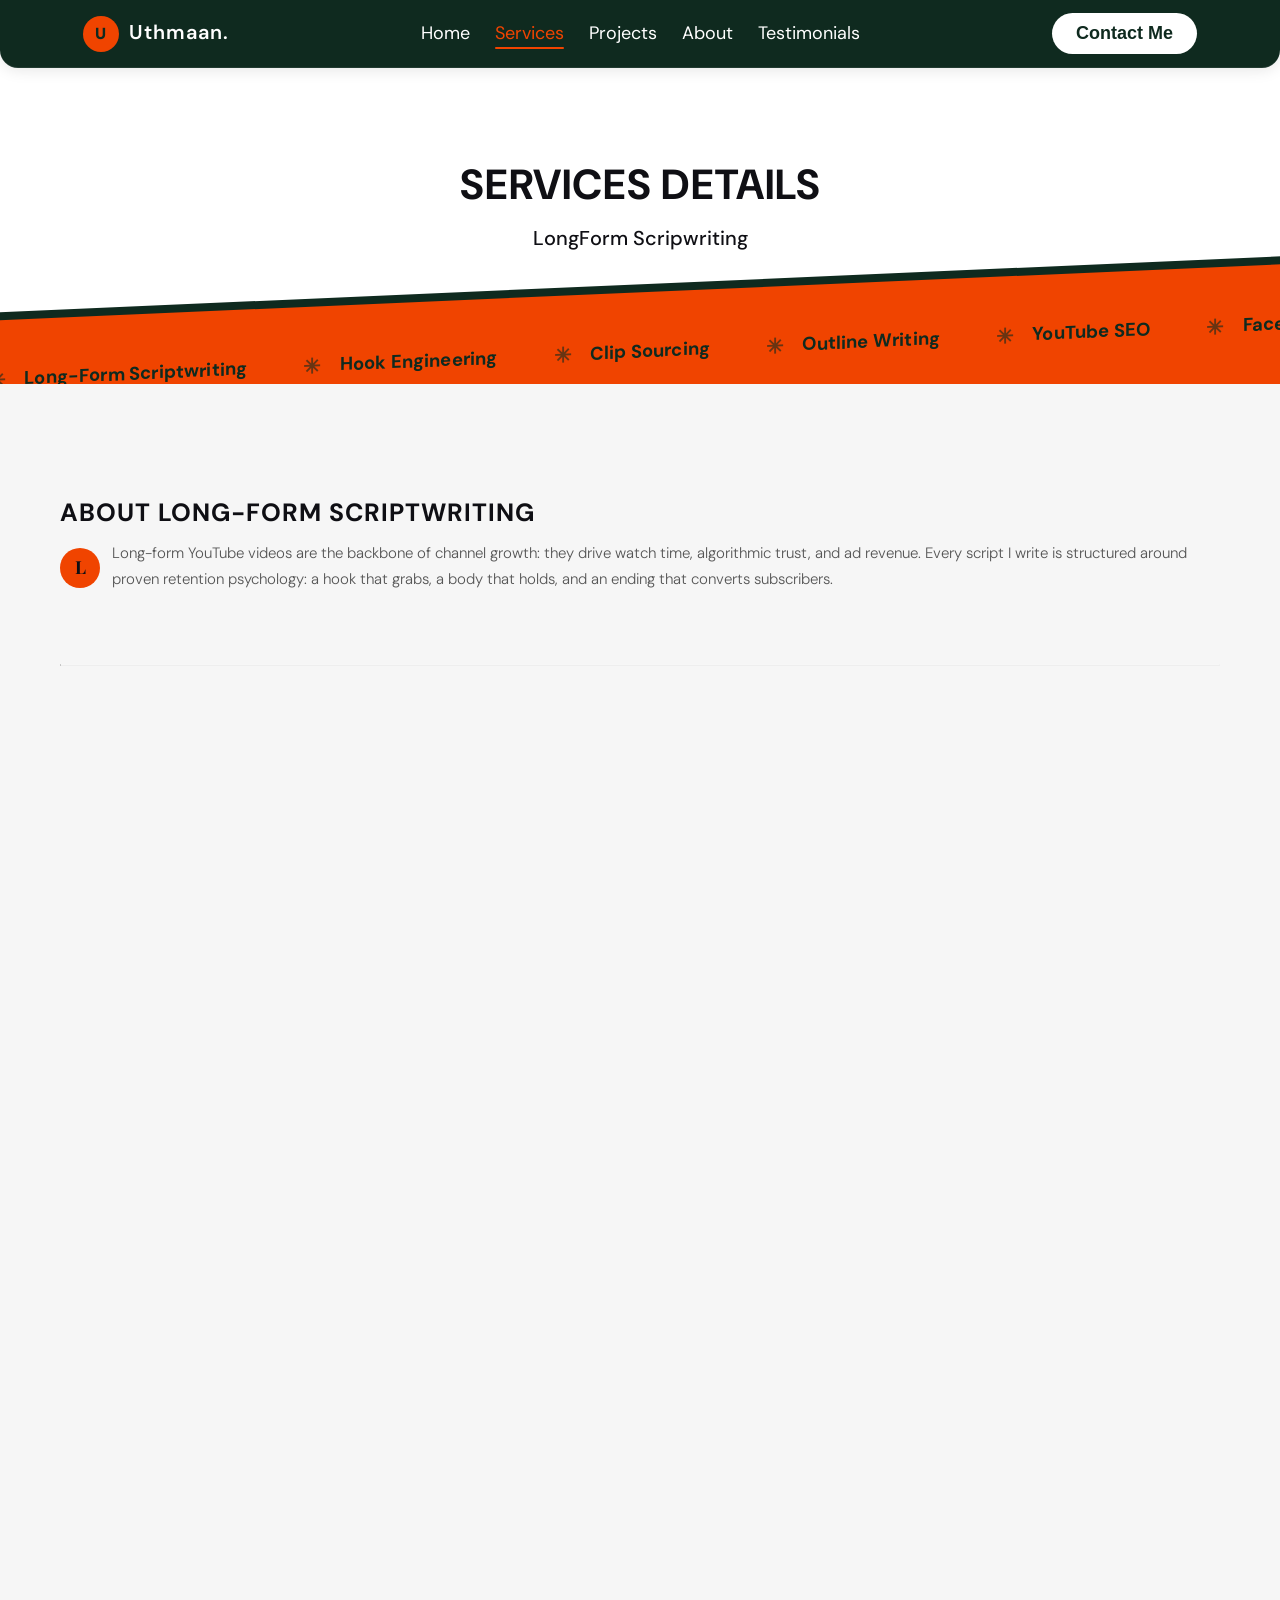
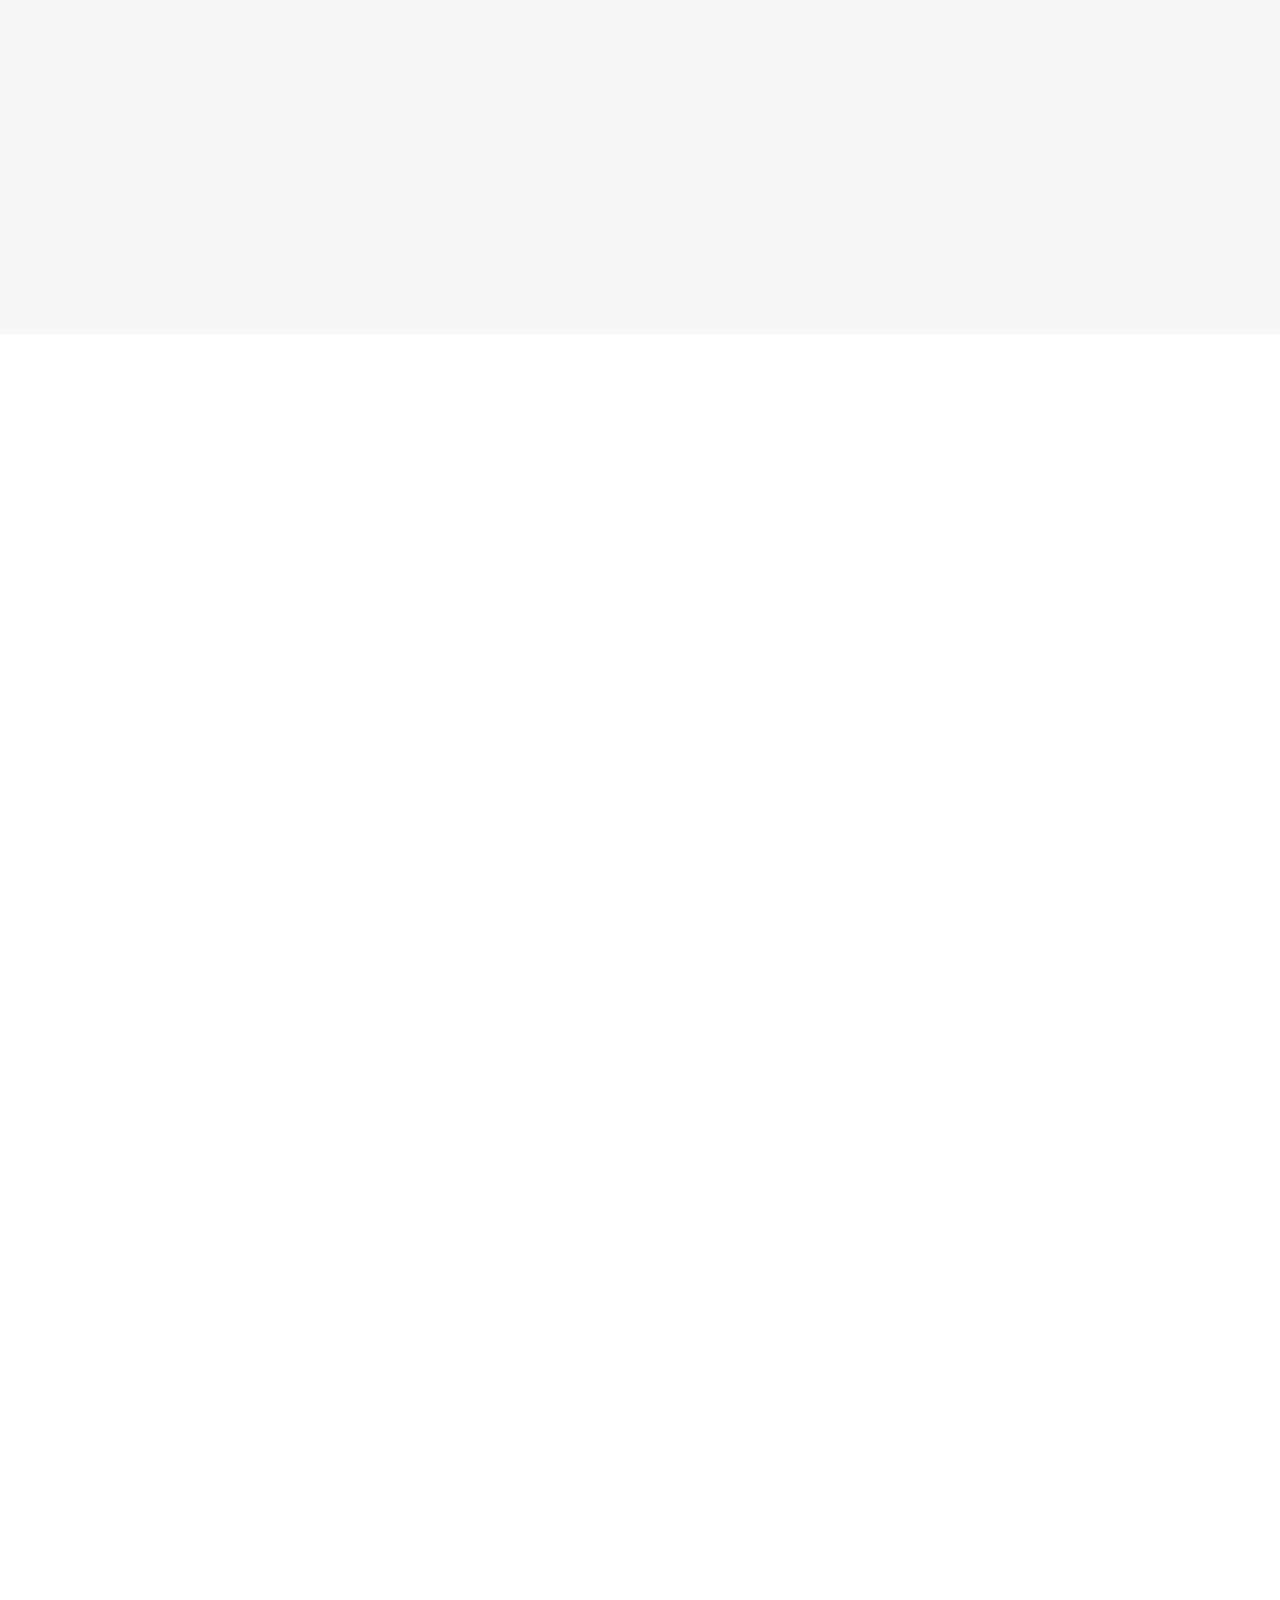
<file: long-shortform.html>
<!DOCTYPE html>
<html lang="en">
<head>
    <meta charset="UTF-8">
    <meta name="viewport" content="width=
    , initial-scale=1.0">
    <title>LongForm/ShortForm Scriptwriting</title>
    <link href="https://fonts.googleapis.com/css2?family=Playfair+Display:ital,wght@0,700;1,700&family=DM+Sans:wght@400;500;600;700&display=swap" rel="stylesheet">
    <link rel="stylesheet" href="style.css">
     <link rel="stylesheet" href="style.css">
    <link rel="stylesheet" href="services.css">
    <link rel="stylesheet" href="long-shortform.css">
    <!--Nav Section-->
  <header class="navbar">
  <div class="logo"><span class="logo-icon">
    U
  </span>Uthmaan.</div>

  <nav class="nav-links" id="navLinks" >
  <ul>
    <li><a href="index.html#top">Home</a></li>
    <li><a href="index.html#services" class="active">Services</a></li>
    <li><a href="index.html#portfolio">Projects</a></li>
    <li><a href="index.html#about">About</a></li>
    <li><a href="index.html#testimonials">Testimonials</a></li>
  </ul>
</nav>

<button class="btn-contact" id="contactme">
 <a href="index.html#contact">Contact Me</a>
  </button>
  
<div class="hamburger" id="hamburger">
    <span></span>
    <span></span>
    <span></span>
  </div>
  </header>

   <!-- Mobile nav -->
<div class="mobile-nav" id="mobileNav">
  <ul>
    <li><a href="index.html#top">Home</a></li>
    <li><a href="index.html#services">Services</a></li>
    <li><a href="index.html#portfolio">Projects</a></li>
    <li><a href="index.html#about">About</a></li>
    <li><a href="index.html#testimonials">Testimonials</a></li>
  </ul>
  <a href="index.html#contact" class="mobile-cta">Contact Me</a>
</div>
</head>
<body>
    <!--Top-->
<section class="top-services reveal">
    <h2>Services Details</h2>
    <p class="top-paragraph">LongForm Scripwriting</p>
</section>

<!--Diagonal Band-->
<section class="ticker reveal">
<div class="diagonal-band">
  <div class="band-green"></div>
  <div class="band-gold">
    <div class="band-ticker">
      <div class="band-track" id="bandTrack">
        <!-- items injected by JS -->
      </div>
    </div>
  </div>
</div>
</section>
<!--Section Body-->

<section class="page-body reveal">
    <h2>About Long-Form Scriptwriting</h2>
    <div class="author-row">
  <div class="avatar">L</div>
       <p class="lead-text">
        Long-form YouTube videos are the backbone of channel growth: they drive watch time, algorithmic trust, and ad revenue. Every script I write is structured around proven retention psychology: a hook that grabs, a body that holds, and an ending that converts subscribers.
    </p>
    </div>
    
    <hr class="divider">

    <!--Checklist-->
    <div class="reveal">
        <div class="long/short-label"><div class="dot"></div><span>What's Included</span></div>
    <h2>Services Include:</h2>
     <p class="lead-text">Every long-form script package covers the full production pipeline. From ideation and research to final narration-ready copy with timestamps, chapter markers, and B-roll cues.</p>
      <div class="checklist reveal">
      <div class="checklist-item"><div class="check-icon"><svg width="11" height="11" viewBox="0 0 24 24"><path d="M9 16.17L4.83 12l-1.42 1.41L9 19 21 7l-1.41-1.41z"/></svg></div>Full 10–20 min narration scripts</div>
      <div class="checklist-item"><div class="check-icon"><svg width="11" height="11" viewBox="0 0 24 24"><path d="M9 16.17L4.83 12l-1.42 1.41L9 19 21 7l-1.41-1.41z"/></svg></div>Retention loop structuring</div>
      <div class="checklist-item"><div class="check-icon"><svg width="11" height="11" viewBox="0 0 24 24"><path d="M9 16.17L4.83 12l-1.42 1.41L9 19 21 7l-1.41-1.41z"/></svg></div>Chapter + timestamp markers</div>
      <div class="checklist-item"><div class="check-icon"><svg width="11" height="11" viewBox="0 0 24 24"><path d="M9 16.17L4.83 12l-1.42 1.41L9 19 21 7l-1.41-1.41z"/></svg></div>B-roll direction notes</div>
      <div class="checklist-item"><div class="check-icon"><svg width="11" height="11" viewBox="0 0 24 24"><path d="M9 16.17L4.83 12l-1.42 1.41L9 19 21 7l-1.41-1.41z"/></svg></div>Research-backed content</div>
      <div class="checklist-item"><div class="check-icon"><svg width="11" height="11" viewBox="0 0 24 24"><path d="M9 16.17L4.83 12l-1.42 1.41L9 19 21 7l-1.41-1.41z"/></svg></div>Subscriber CTA placement</div>
      <div class="checklist-item"><div class="check-icon"><svg width="11" height="11" viewBox="0 0 24 24"><path d="M9 16.17L4.83 12l-1.42 1.41L9 19 21 7l-1.41-1.41z"/></svg></div>Niche tone matching</div>
      <div class="checklist-item"><div class="check-icon"><svg width="11" height="11" viewBox="0 0 24 24"><path d="M9 16.17L4.83 12l-1.42 1.41L9 19 21 7l-1.41-1.41z"/></svg></div>Revisions included</div>
    </div>
  
  <hr class="divider">
  <!--Industries -->
<div class="reveal">
    <div class="section-label"><div class="dot"></div><span>Niches I Cover</span></div>
    <h2>Top 8 Industries I Cover in Long-Form Scripting</h2>
    <p class="lead-text">Scripts written for the highest-CPM, highest-retention YouTube niches each with niche-specific tone, vocabulary, and pacing.</p>
    <div class="industries-grid reveal">
      <div class="industry-card"><div class="industry-num">01</div><h3>Finance & Investing</h3><p>Passive income, stocks, crypto & wealth building scripts</p></div>
      <div class="industry-card"><div class="industry-num">02</div><h3>True Crime</h3><p>Gripping documentary-style narration scripts</p></div>
      <div class="industry-card"><div class="industry-num">03</div><h3>Health & Wellness</h3><p>Fitness, nutrition, mental health long-form content</p></div>
      <div class="industry-card"><div class="industry-num">04</div><h3>Education</h3><p>Explainers, history & science content</p></div>
      <div class="industry-card"><div class="industry-num">05</div><h3>Tech & AI</h3><p>Product reviews, AI tool breakdowns & tech essays</p></div>
      <div class="industry-card"><div class="industry-num">06</div><h3>Business</h3><p>Entrepreneurship, case studies & side hustle content</p></div>
      <div class="industry-card"><div class="industry-num">07</div><h3>Motivation & Self Improvement</h3><p>High-watch-time mindset & self-help narratives</p></div>
      <div class="industry-card"><div class="industry-num">08</div><h3>Luxury & Lifestyle</h3><p>Aspirational storytelling for premium ad rates</p></div>
    </div>
  </div>
 
  <hr class="divider">
 <!--Benefits-->
  <div class="reveal">
    <div class="section-label"><div class="dot"></div><span>Why It Works</span></div>
    <h2>Services Benefits:</h2>
    <p class="lead-text">Long-form scripts aren't just FULL OF words. They're engineered viewing experiences designed to satisfy the YouTube algorithm while genuinely engaging your audience.</p>
    <div class="benefits-list reveal">
      <div class="benefit-item"><div class="benefit-icon"><div class="ring-outer"></div><div class="ring-inner"></div></div>Every script uses a 3/5-act retention structure with strategic pattern interrupts to prevent drop-off and maintain average view duration above 50%.</div>
      <div class="benefit-item"><div class="benefit-icon"><div class="ring-outer"></div><div class="ring-inner"></div></div>Research-backed content with factual accuracy so your audience trusts you, comes back, and subscribes for more.</div>
      <div class="benefit-item"><div class="benefit-icon"><div class="ring-outer"></div><div class="ring-inner"></div></div>(IF DEMANDED) Each script ships with B-roll direction, chapter timestamps, and an SEO-ready description, saving you hours of post-production planning.</div>
    </div>
  </div>
</div>
 
</section>

 <!--Top-->
<section class="top-services reveal">
    <h2>Services Details</h2>
    <p class="top-paragraph">ShortForm Scripwriting</p>
</section>

<!--Diagonal Band-->
<section class="ticker reveal">
<div class="diagonal-band">
  <div class="band-green"></div>
  <div class="band-gold">
    <div class="band-ticker">
      <div class="band-track" id="bandTrack">
        <!-- items injected by JS -->
      </div>
    </div>
  </div>
</div>
</section>
<!--Shortform body-->
<section class="page-body reveal">
<h2>About Short-Form Scriptwriting</h2>
 <div class="author-row">
  <div class="avatar">S</div>
       <p class="lead-text">
        Short-form is the fastest way to grow a channel, but only if your scripts are sharp enough to earn the watch. Every short-form script I write is built around one principle: no wasted word. Each second earns the next.
    </p>
    </div>
    <hr class="divider">

    <!--Checklist-->
    <div class="checklist reveal">
      <div class="checklist-item"><div class="check-icon"><svg width="11" height="11" viewBox="0 0 24 24"><path d="M9 16.17L4.83 12l-1.42 1.41L9 19 21 7l-1.41-1.41z"/></svg></div>15–60 second scripts</div>
      <div class="checklist-item"><div class="check-icon"><svg width="11" height="11" viewBox="0 0 24 24"><path d="M9 16.17L4.83 12l-1.42 1.41L9 19 21 7l-1.41-1.41z"/></svg></div>YouTube Shorts optimized</div>
      <div class="checklist-item"><div class="check-icon"><svg width="11" height="11" viewBox="0 0 24 24"><path d="M9 16.17L4.83 12l-1.42 1.41L9 19 21 7l-1.41-1.41z"/></svg></div>TikTok & Reels format</div>
      <div class="checklist-item"><div class="check-icon"><svg width="11" height="11" viewBox="0 0 24 24"><path d="M9 16.17L4.83 12l-1.42 1.41L9 19 21 7l-1.41-1.41z"/></svg></div>First-second hook</div>
      <div class="checklist-item"><div class="check-icon"><svg width="11" height="11" viewBox="0 0 24 24"><path d="M9 16.17L4.83 12l-1.42 1.41L9 19 21 7l-1.41-1.41z"/></svg></div>Visual direction cues</div>
      <div class="checklist-item"><div class="check-icon"><svg width="11" height="11" viewBox="0 0 24 24"><path d="M9 16.17L4.83 12l-1.42 1.41L9 19 21 7l-1.41-1.41z"/></svg></div>Trending audio suggestions</div>
      <div class="checklist-item"><div class="check-icon"><svg width="11" height="11" viewBox="0 0 24 24"><path d="M9 16.17L4.83 12l-1.42 1.41L9 19 21 7l-1.41-1.41z"/></svg></div>Bulk script batches</div>
      <div class="checklist-item"><div class="check-icon"><svg width="11" height="11" viewBox="0 0 24 24"><path d="M9 16.17L4.83 12l-1.42 1.41L9 19 21 7l-1.41-1.41z"/></svg></div>Tone & voice matching</div>
    </div>

  

  <!--Industries-->
   <hr class="divider">
 
  <div class="reveal">
    <div class="section-label"><div class="dot"></div><span>Niches I Cover</span></div>
    <h2>Top 8 Industries I Cover in Short-Form Scripting</h2>
    <p class="lead-text">Short-form scripts tuned to niche audiences. Each format optimized for maximum replays, shares, and follower conversion.</p>
    <div class="industries-grid reveal">
      <div class="industry-card"><div class="industry-num">01</div><h3>Finance Tips</h3><p>Quick money facts, investment hacks & wealth mindset clips</p></div>
      <div class="industry-card"><div class="industry-num">02</div><h3>Fitness & Health</h3><p>Workout tips, nutrition facts & wellness micro-content</p></div>
      <div class="industry-card"><div class="industry-num">03</div><h3>Tech & Gadgets</h3><p>Product reveals, AI tips & quick tech explainers</p></div>
      <div class="industry-card"><div class="industry-num">04</div><h3>Motivation & Self Improvement</h3><p>30-second mindset shifts and motivational punches</p></div>
      <div class="industry-card"><div class="industry-num">05</div><h3>Did You Know</h3><p>Curiosity-gap fact scripts optimized for replays</p></div>
      <div class="industry-card"><div class="industry-num">06</div><h3>Business Tips</h3><p>Quick entrepreneur hacks and business insight clips</p></div>
      <div class="industry-card"><div class="industry-num">07</div><h3>Luxury & Travel</h3><p>Aspirational lifestyle clips for premium brand channels</p></div>
      <div class="industry-card"><div class="industry-num">08</div><h3>History & Facts</h3><p>Bite-sized historical curiosities and viral fact scripts</p></div>
    </div>
  </div>
 
  <hr class="divider">
 <!--Benefits-->
  <div class="reveal">
    <div class="section-label"><div class="dot"></div><span>Why It Works</span></div>
    <h2>Services Benefits:</h2>
    <p class="lead-text">Short-form content is the fastest path to channel growth, but only if the script is optimised for that. These scripts are built to make people stop, watch twice, and subscribe/follow.</p>
    <div class="benefits-list reveal">
      <div class="benefit-item"><div class="benefit-icon"><div class="ring-outer"></div><div class="ring-inner"></div></div>Every script opens with a proven pattern-interrupt hook in the first 1–2 seconds — the critical window where 70% of short-form viewers decide to swipe past or stay.</div>
      <div class="benefit-item"><div class="benefit-icon"><div class="ring-outer"></div><div class="ring-inner"></div></div>Scripts are delivered in bulk batches so you can maintain a consistent posting schedule without burning out on ideation and writing.</div>
      <div class="benefit-item"><div class="benefit-icon"><div class="ring-outer"></div><div class="ring-inner"></div></div>Each script includes visual direction cues and suggested audio styles, making handoff to an editor or AI video tool instant and effortless.</div>
    </div>
  </div>
</div>
</section>

<!--CTA -->
<section class="service-cta reveal">
<div class="service-cta-content">
    <h2 class="service-cta-heading">Let's Create a <em>
   Highly Engaging Video
    </em> Together!</h2>
<div class="service-button">
  <a class="pill-btn" href="#servicecontact-form">
  <div class="text-area">Contact Me Now</div>
  <div class="icon-outer">
    <div class="icon-inner">
        →
    </div>
  </div>
</a>
 </div>
   </div>  
</div>

<div class="pills-field reveal" aria-hidden="true">
    <div class="pills-row row-top">
      <span class="fpill dark">Hook Engineering</span>
      <span class="fpill light">Longform Script</span>
      <span class="fpill dark">Shortform Script</span>
      <span class="fpill light">SEO</span>
      <span class="fpill dark tilt-left">Outline Writing</span>
      <span class="fpill light">Accurate Research</span>
      <span class="fpill dark">Engaging Storytelling</span>
      <span class="fpill light">Retention</span>
      <span class="fpill dark tilt-right">Channel Tone</span>
    </div>

<div class="pills-row row-bottom">
      <span class="fpill light">Search Visibility</span>
      <span class="fpill dark">Clip Sourcing</span>
      <span class="fpill light">Retention Frameworks</span>
      <span class="fpill dark">Hook Formula</span>
      <span class="fpill light tilt-left">Copywriting</span>
      <span class="fpill dark">Hook Writing</span>
      <span class="fpill light tilt-right">SEO Optimization</span>
    </div>
    </div>

</section>


<!--Contact Form-->
<section class="contact-dark reveal" id="servicecontact-form">

<div class="contact-dark-inner" id="contact">
 
    <!-- Left: label + heading + contact details -->
    <div class="cd-left reveal">
      <p class="cd-label">
        <span class="cd-label-line"></span> Contact Me
      </p>
      <h3 class="cd-heading">
        Let's Talk about <em>Your<br>Next Projects</em>
      </h3>
      <p class="cd-desc">
        Have a project in mind? Whether you need high-retention scripts,
        outlines, clip sourcing, or strategic content ideas, I'm available.
      </p>
 
      <div class="cd-contacts">
        <div class="cd-contact-item">
          <span class="cd-icon">
            <svg xmlns="http://www.w3.org/2000/svg" width="20" height="20" viewBox="0 0 24 24" fill="none" stroke="currentColor" stroke-width="2.2" stroke-linecap="round" stroke-linejoin="round"><path d="M22 16.92v3a2 2 0 0 1-2.18 2 19.79 19.79 0 0 1-8.63-3.07A19.5 19.5 0 0 1 4.69 12a19.79 19.79 0 0 1-3.07-8.67A2 2 0 0 1 3.62 1h3a2 2 0 0 1 2 1.72c.127.96.361 1.903.7 2.81a2 2 0 0 1-.45 2.11L8.09 8.91a16 16 0 0 0 5.93 5.93l1.27-1.27a2 2 0 0 1 2.11-.45c.907.339 1.85.573 2.81.7A2 2 0 0 1 22 16.92z"/></svg>
          </span>
          <span>+234 (91) 3796-2141</span>
        </div>
        <div class="cd-contact-item">
          <span class="cd-icon">
            <svg xmlns="http://www.w3.org/2000/svg" width="20" height="20" viewBox="0 0 24 24" fill="none" stroke="currentColor" stroke-width="2.2" stroke-linecap="round" stroke-linejoin="round"><path d="M4 4h16c1.1 0 2 .9 2 2v12c0 1.1-.9 2-2 2H4c-1.1 0-2-.9-2-2V6c0-1.1.9-2 2-2z"/><polyline points="22,6 12,13 2,6"/></svg>
          </span>
          <span>tunjiadetunji95@gmail.com</span>
        </div>
        <div class="cd-contact-item">
          <span class="cd-icon">𝕏</span>
          <span><a href="#" class="cd-link">@uthmaan</a></span>
        </div>
        <div class="cd-contact-item">
          <span class="cd-icon">
            <svg xmlns="http://www.w3.org/2000/svg" width="20" height="20" viewBox="0 0 24 24" fill="none" stroke="currentColor" stroke-width="2.2" stroke-linecap="round" stroke-linejoin="round"><path d="M21 10c0 7-9 13-9 13s-9-6-9-13a9 9 0 0 1 18 0z"/><circle cx="12" cy="10" r="3"/></svg>
          </span>
          <span>Remote — Available Worldwide</span>
        </div>
      </div>
    </div>
 
    <!-- Right: form -->
    <div class="cd-right reveal">
      <form id="contactForm" class="cd-form" novalidate action="https://formspree.io/f/mlgkvgan" method="POST">
 
        <div class="cd-form-row">
          <div class="cd-form-group">
            <label>Your Name <span class="req">*</span></label>
            <input type="text" name="name" placeholder="Ex. John Doe" required>
          </div>
          <div class="cd-form-group">
            <label>Email <span class="req">*</span></label>
            <input type="email" name="email" placeholder="example@gmail.com" required>
          </div>
        </div>
 
        <div class="cd-form-row">
          <div class="cd-form-group">
            <label>Phone <span class="req">*</span></label>
            <input type="tel" name="phone" placeholder="Enter Phone Number" required>
          </div>
          <div class="cd-form-group">
            <label>I'm Interested in <span class="req">*</span></label>
            <select name="interest" required>
              <option value="">Select</option>
              <option value="youtube-script">YouTube Scriptwriting</option>
              <option value="outline">Outline Writing</option>
              <option value="clips">Clip Sourcing</option>
              <option value="seo">YouTube SEO</option>
              <option value="other">Other</option>
            </select>
          </div>
        </div>
 
        <div class="cd-form-row">
          <div class="cd-form-group">
            <label>Budget Range (USD) <span class="req">*</span></label>
            <select name="budget" required>
              <option value="">Select Range</option>
              <option value="50-100">$50 – $100</option>
              <option value="100-200">$100 – $200</option>
              <option value="200-500">$200 – $500</option>
              <option value="500+">$500+</option>
            </select>
          </div>
          <div class="cd-form-group">
            <label>Country <span class="req">*</span></label>
            <select name="country" required>
              <option value="">Select Country</option>
              <option value="Nigeria">Nigeria</option>
              <option value="United States">United States</option>
              <option value="United Kingdom">United Kingdom</option>
              <option value="Canada">Canada</option>
              <option value="Other">Other</option>
            </select>
          </div>
        </div>
 
        <div class="cd-form-group cd-full">
          <label>Your Message <span class="req">*</span></label>
          <textarea name="message" rows="6" placeholder="Enter here.." required></textarea>
        </div>
         <div class="service-button">
  <button type="submit" class=" submit-btn" id="submitBtn">
  <div class="text-area">Submit</div>
  <div class="icon-outer">
    <div class="icon-inner">
       <p class="portfolio-arrow">
        →
       </p> 
    </div>
  </div>
</button>
 </div>
      </form>
    </div>
  </div>
</section>
<!--Custom Alert-->
<div class="alert-backdrop" id="alertBackdrop"></div>
<div class="alert-box" id="customAlert">
  <h3 id="alertTitle">Uthmaan Adetunji</h3>
    <p id="alertMessage"></p>
    <button type="button" onclick="closeAlert()">Ok</button>
  </div>

<!--Footer-->
<footer class="footer reveal">
  <div class="footer-top">
    <div class="footer-brand">
      <div class="footer-logo">
        <span class="footer-logo-icon">U</span>
        Uthmaan.
      </div>
      <p class="footer-desc">
        The Go-To Scriptwriter For High-performing Content.
      </p>
      <div class="footer-socials">
        <a href="#" class="social-icon">
          <svg xmlns="http://www.w3.org/2000/svg" width="18" height="18" viewBox="0 0 24 24" fill="currentColor"><path d="M18 2h-3a5 5 0 0 0-5 5v3H7v4h3v8h4v-8h3l1-4h-4V7a1 1 0 0 1 1-1h3z"/></svg>
        </a>
        <a href="#" class="social-icon">
          <svg xmlns="http://www.w3.org/2000/svg" width="18" height="18" viewBox="0 0 24 24" fill="currentColor"><path d="M16 8a6 6 0 0 1 6 6v7h-4v-7a2 2 0 0 0-2-2 2 2 0 0 0-2 2v7h-4v-7a6 6 0 0 1 6-6zM2 9h4v12H2z"/><circle cx="4" cy="4" r="2"/></svg>
        </a>
        <a href="#" class="social-icon">
          <svg xmlns="http://www.w3.org/2000/svg" width="18" height="18" viewBox="0 0 24 24" fill="currentColor"><path d="M22 4s-.7 2.1-2 3.4c1.6 10-9.4 17.3-18 11.6 2.2.1 4.4-.6 6-2C3 15.5.5 9.6 3 5c2.2 2.7 5.5 4.3 9 4.3-.9-4.3 4-6.6 7-3.8 1.1 0 3-1.2 3-1.5z"/></svg>
        </a>
        <a href="#" class="social-icon">
          <svg xmlns="http://www.w3.org/2000/svg" width="18" height="18" viewBox="0 0 24 24" fill="none" stroke="currentColor" stroke-width="2" stroke-linecap="round" stroke-linejoin="round"><rect x="2" y="2" width="20" height="20" rx="5" ry="5"/><path d="M16 11.37A4 4 0 1 1 12.63 8 4 4 0 0 1 16 11.37z"/><line x1="17.5" y1="6.5" x2="17.51" y2="6.5"/></svg>
        </a>
      </div>
    </div>

    <div class="footer-nav">
      <h4>Navigation</h4>
      <ul>
        <li><a href="index.html#top">Home</a></li>
        <li><a href="index.html#services">Services</a></li>
        <li><a href="index.html#about">About</a></li>
        <li><a href="index.html#portfolio">Projects</a></li>
        <li><a href="index.html#testimonials">Testimonials</a></li>
        <li><a href="index.html#contact">Contact</a></li>
      </ul>
    </div>

    <div class="footer-contact">
      <h4>Contact</h4>
      <ul>
        <li>
          <svg xmlns="http://www.w3.org/2000/svg" width="15" height="15" viewBox="0 0 24 24" fill="none" stroke="currentColor" stroke-width="2" stroke-linecap="round" stroke-linejoin="round"><path d="M22 16.92v3a2 2 0 0 1-2.18 2 19.79 19.79 0 0 1-8.63-3.07A19.5 19.5 0 0 1 4.69 12a19.79 19.79 0 0 1-3.07-8.67A2 2 0 0 1 3.62 1h3a2 2 0 0 1 2 1.72c.127.96.361 1.903.7 2.81a2 2 0 0 1-.45 2.11L8.09 8.91a16 16 0 0 0 5.93 5.93l1.27-1.27a2 2 0 0 1 2.11-.45c.907.339 1.85.573 2.81.7A2 2 0 0 1 22 16.92z"/></svg>
          +234 91 3796 2141
        </li>
        <li>
          <svg xmlns="http://www.w3.org/2000/svg" width="15" height="15" viewBox="0 0 24 24" fill="none" stroke="currentColor" stroke-width="2" stroke-linecap="round" stroke-linejoin="round"><path d="M4 4h16c1.1 0 2 .9 2 2v12c0 1.1-.9 2-2 2H4c-1.1 0-2-.9-2-2V6c0-1.1.9-2 2-2z"/><polyline points="22,6 12,13 2,6"/></svg>
          tunjiadetunji95@gmail.com
        </li>
        <li>
          <svg xmlns="http://www.w3.org/2000/svg" width="15" height="15" viewBox="0 0 24 24" fill="none" stroke="currentColor" stroke-width="2" stroke-linecap="round" stroke-linejoin="round"><path d="M21 10c0 7-9 13-9 13s-9-6-9-13a9 9 0 0 1 18 0z"/><circle cx="12" cy="10" r="3"/></svg>
          Remote
        </li>
      </ul>
    </div>
  </div>

  <div class="footer-bottom">
    <p>Copyright © 2026 <span>Uthmaan Adetunji.</span> All Rights Reserved.</p>
    
  </div>
</footer>


<script src="script.js">

</script>
</body>
</html>
</file>
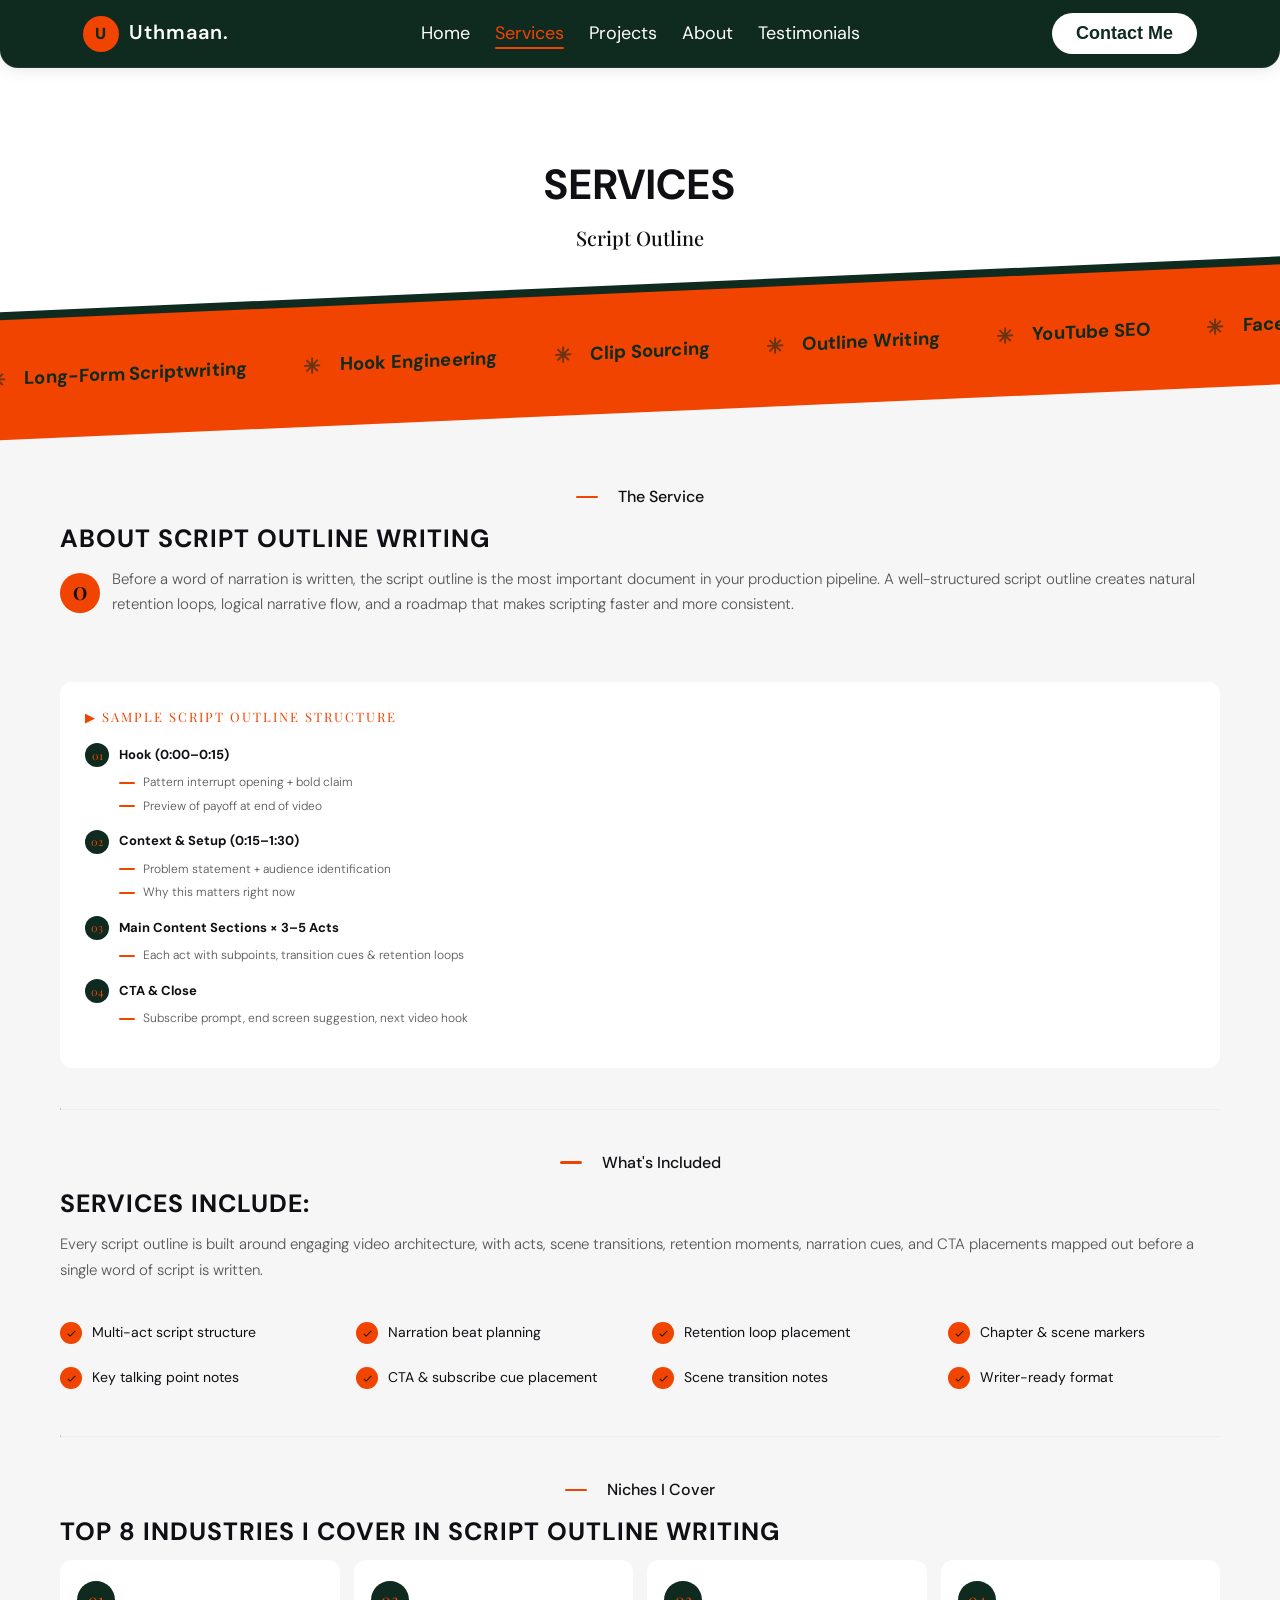
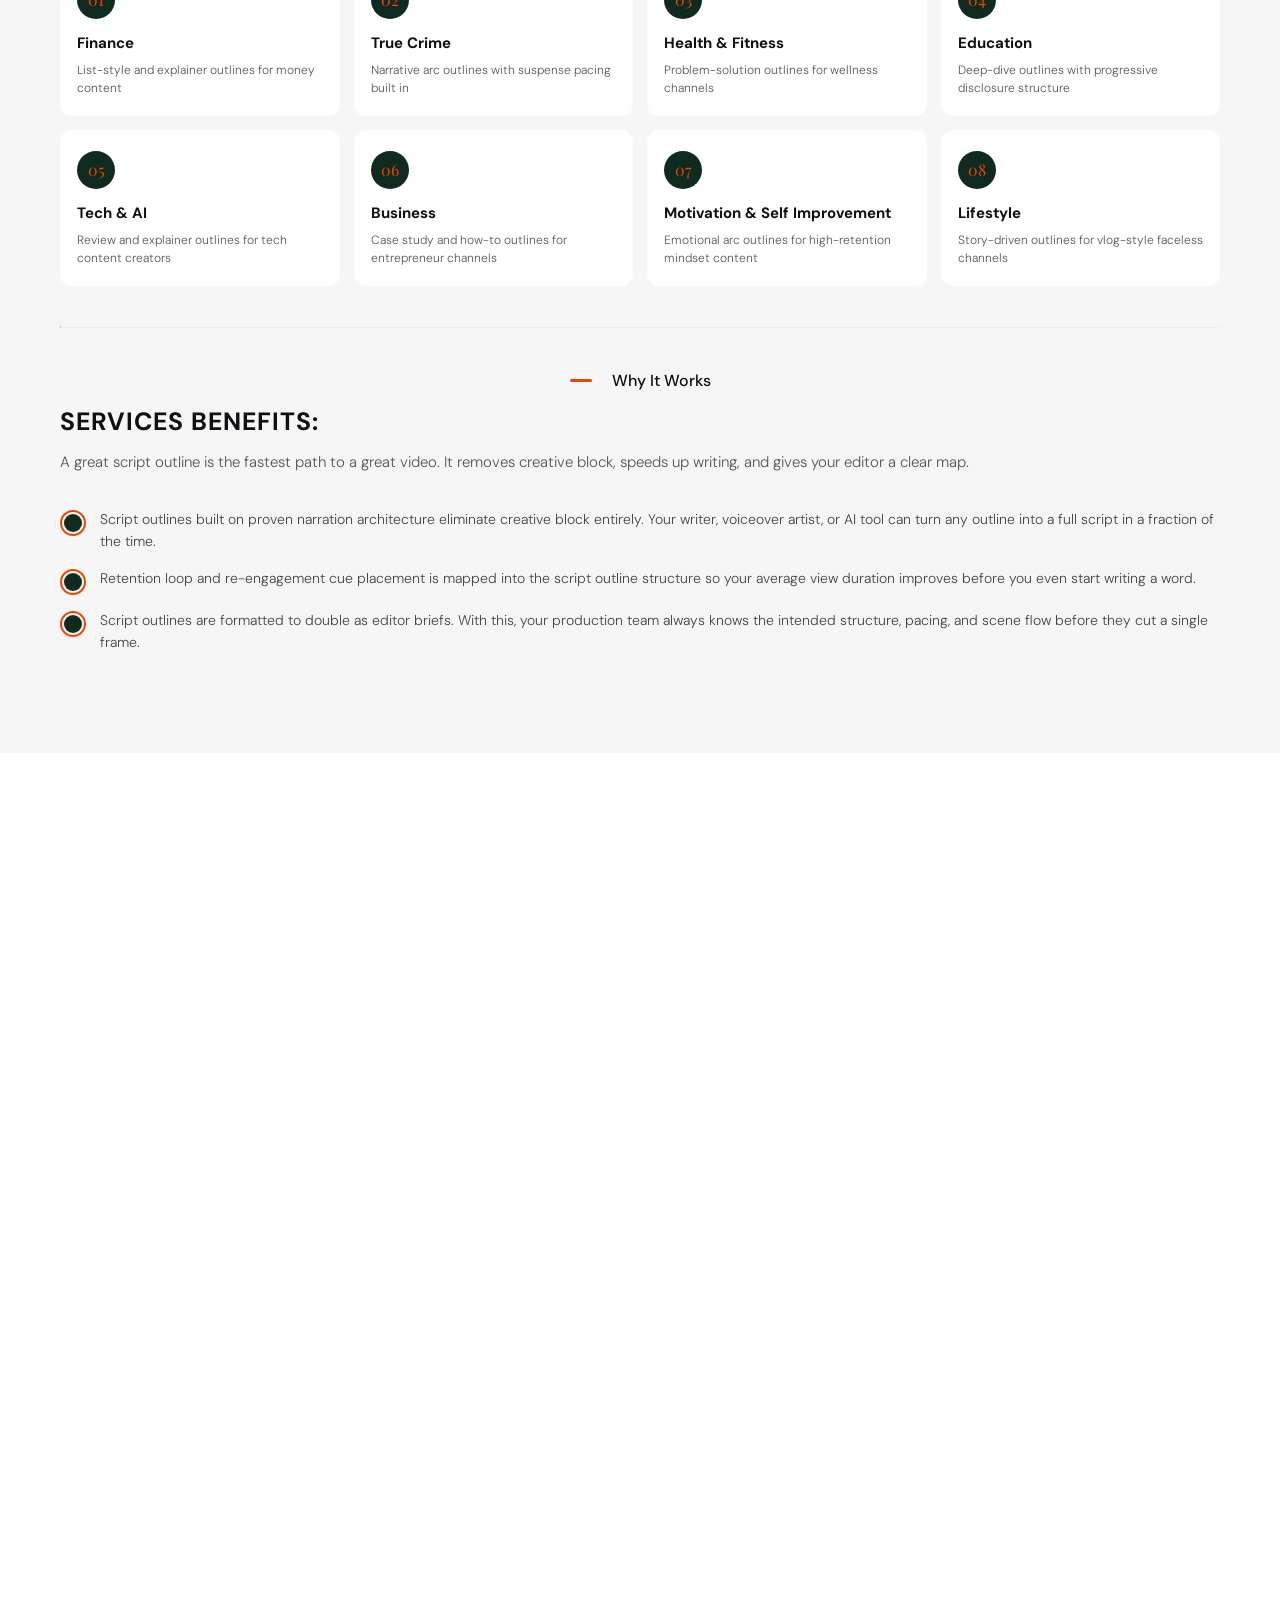
<file: scriptoutline.html>
<!DOCTYPE html>
<html lang="en">
<head>
    <meta charset="UTF-8">
    <meta name="viewport" content="width=device-width, initial-scale=1.0">
    <title>Script Outline | YouTube Scriptwriter</title>
    <link href="https://fonts.googleapis.com/css2?family=Playfair+Display:ital,wght@0,700;1,700&family=DM+Sans:wght@400;500;600;700&display=swap" rel="stylesheet">
    <link rel="stylesheet" href="style.css">
    <link rel="stylesheet" href="services.css">
     <link rel="stylesheet" href="scriptoutline.css">
</head>
<body>
    <!--Nav Section-->
  <header class="navbar">
  <div class="logo"><span class="logo-icon">
    U
  </span>Uthmaan.</div>

  <nav class="nav-links" id="navLinks" >
  <ul>
    <li><a href="index.html#top">Home</a></li>
    <li><a href="index.html#services" class="active">Services</a></li>
    <li><a href="index.html#portfolio">Projects</a></li>
    <li><a href="index.html#about">About</a></li>
    <li><a href="index.html#testimonials">Testimonials</a></li>
  </ul>
</nav>

<button class="btn-contact" id="contactme">
 <a href="index.html#contact">Contact Me</a>
  </button>
  
<div class="hamburger" id="hamburger">
    <span></span>
    <span></span>
    <span></span>
  </div>
  </header>

   <!-- Mobile nav -->
<div class="mobile-nav" id="mobileNav">
  <ul>
    <li><a href="index.html#top">Home</a></li>
    <li><a href="index.html#services">Services</a></li>
    <li><a href="index.html#portfolio">Projects</a></li>
    <li><a href="index.html#about">About</a></li>
    <li><a href="index.html#testimonials">Testimonials</a></li>
  </ul>
  <a href="index.html#contact" class="mobile-cta">Contact Me</a>
</div>
<!--Top-->
<section class="top-services">
    <h2>Services</h2>
    <p style="text-align:center; font-size:20px; font-weight:500; font-family:'Playfair Display', sans-serif;">
        Script Outline
    </p>
</section>

<!--Diagonal Band-->
<section class="ticker">
<div class="diagonal-band">
  <div class="band-green"></div>
  <div class="band-gold">
    <div class="band-ticker">
      <div class="band-track" id="bandTrack">
        <!-- items injected by JS -->
      </div>
    </div>
  </div>
</div>
</section>

<!--Outline Body-->
<section class="page-body">
  <div class="section-label"><div class="dot"></div><span>The Service</span></div>
  <h2>About Script Outline Writing</h2>
  <div class="author-row">
    <div class="avatar">O</div>
  <p class="lead-text">Before a word of narration is written, the script outline is the most important document in your production pipeline. A well-structured script outline creates natural retention loops, logical narrative flow, and a roadmap that makes scripting faster and more consistent.</p>
  </div>
  <!-- OUTLINE VISUAL EXAMPLE -->
  <div class="outline-visual">
    <div class="ov-title">▶ SAMPLE SCRIPT OUTLINE STRUCTURE</div>
    <div class="ov-section">
      <div class="ov-head"><div class="ov-circle">01</div><div class="ov-label">Hook (0:00–0:15)</div></div>
      <div class="ov-sub"><div class="ov-point"><div class="ov-dash"></div>Pattern interrupt opening + bold claim</div><div class="ov-point"><div class="ov-dash"></div>Preview of payoff at end of video</div></div>
    </div>
    <div class="ov-section">
      <div class="ov-head"><div class="ov-circle">02</div><div class="ov-label">Context & Setup (0:15–1:30)</div></div>
      <div class="ov-sub"><div class="ov-point"><div class="ov-dash"></div>Problem statement + audience identification</div><div class="ov-point"><div class="ov-dash"></div>Why this matters right now</div></div>
    </div>
    <div class="ov-section">
      <div class="ov-head"><div class="ov-circle">03</div><div class="ov-label">Main Content Sections × 3–5 Acts</div></div>
      <div class="ov-sub"><div class="ov-point"><div class="ov-dash"></div>Each act with subpoints, transition cues & retention loops</div></div>
    </div>
    <div class="ov-section">
      <div class="ov-head"><div class="ov-circle">04</div><div class="ov-label">CTA & Close</div></div>
      <div class="ov-sub"><div class="ov-point"><div class="ov-dash"></div>Subscribe prompt, end screen suggestion, next video hook</div></div>
    </div>
  </div>
 
  <hr class="divider">
 
  <div>
    <div class="section-label"><div class="dot"></div><span>What's Included</span></div>
    <h2>Services Include:</h2>
    <p class="lead-text">Every script outline is built around engaging video architecture, with acts, scene transitions, retention moments, narration cues, and CTA placements mapped out before a single word of script is written.</p>
    <div class="checklist">
      <div class="checklist-item"><div class="check-icon"><svg width="11" height="11" viewBox="0 0 24 24"><path d="M9 16.17L4.83 12l-1.42 1.41L9 19 21 7l-1.41-1.41z"/></svg></div>Multi-act script structure</div>
      <div class="checklist-item"><div class="check-icon"><svg width="11" height="11" viewBox="0 0 24 24"><path d="M9 16.17L4.83 12l-1.42 1.41L9 19 21 7l-1.41-1.41z"/></svg></div>Narration beat planning</div>
      <div class="checklist-item"><div class="check-icon"><svg width="11" height="11" viewBox="0 0 24 24"><path d="M9 16.17L4.83 12l-1.42 1.41L9 19 21 7l-1.41-1.41z"/></svg></div>Retention loop placement</div>
      <div class="checklist-item"><div class="check-icon"><svg width="11" height="11" viewBox="0 0 24 24"><path d="M9 16.17L4.83 12l-1.42 1.41L9 19 21 7l-1.41-1.41z"/></svg></div>Chapter & scene markers</div>
      <div class="checklist-item"><div class="check-icon"><svg width="11" height="11" viewBox="0 0 24 24"><path d="M9 16.17L4.83 12l-1.42 1.41L9 19 21 7l-1.41-1.41z"/></svg></div>Key talking point notes</div>
      <div class="checklist-item"><div class="check-icon"><svg width="11" height="11" viewBox="0 0 24 24"><path d="M9 16.17L4.83 12l-1.42 1.41L9 19 21 7l-1.41-1.41z"/></svg></div>CTA & subscribe cue placement</div>
      <div class="checklist-item"><div class="check-icon"><svg width="11" height="11" viewBox="0 0 24 24"><path d="M9 16.17L4.83 12l-1.42 1.41L9 19 21 7l-1.41-1.41z"/></svg></div>Scene transition notes</div>
      <div class="checklist-item"><div class="check-icon"><svg width="11" height="11" viewBox="0 0 24 24"><path d="M9 16.17L4.83 12l-1.42 1.41L9 19 21 7l-1.41-1.41z"/></svg></div>Writer-ready format</div>
    </div>
    
  </div>
 
  <hr class="divider">
 
  <div>
    <div class="section-label"><div class="dot"></div><span>Niches I Cover</span></div>
    <h2>Top 8 Industries I Cover in Script Outline Writing</h2>
  
    <div class="industries-grid">
      <div class="industry-card"><div class="industry-num">01</div><h3>Finance</h3><p>List-style and explainer outlines for money content</p></div>
      <div class="industry-card"><div class="industry-num">02</div><h3>True Crime</h3><p>Narrative arc outlines with suspense pacing built in</p></div>
      <div class="industry-card"><div class="industry-num">03</div><h3>Health & Fitness</h3><p>Problem-solution outlines for wellness channels</p></div>
      <div class="industry-card"><div class="industry-num">04</div><h3>Education</h3><p>Deep-dive outlines with progressive disclosure structure</p></div>
      <div class="industry-card"><div class="industry-num">05</div><h3>Tech & AI</h3><p>Review and explainer outlines for tech content creators</p></div>
      <div class="industry-card"><div class="industry-num">06</div><h3>Business</h3><p>Case study and how-to outlines for entrepreneur channels</p></div>
      <div class="industry-card"><div class="industry-num">07</div><h3>Motivation & Self Improvement</h3><p>Emotional arc outlines for high-retention mindset content</p></div>
      <div class="industry-card"><div class="industry-num">08</div><h3>Lifestyle</h3><p>Story-driven outlines for vlog-style faceless channels</p></div>
    </div>
  </div>
 
  <hr class="divider">
 
  <div>
    <div class="section-label"><div class="dot"></div><span>Why It Works</span></div>
    <h2>Services Benefits:</h2>
    <p class="lead-text">A great script outline is the fastest path to a great video. It removes creative block, speeds up writing, and gives your editor a clear map.</p>
    <div class="benefits-list">
      <div class="benefit-item"><div class="benefit-icon"><div class="ring-outer"></div><div class="ring-inner"></div></div>Script outlines built on proven narration architecture eliminate creative block entirely. Your writer, voiceover artist, or AI tool can turn any outline into a full script in a fraction of the time.</div>
      <div class="benefit-item"><div class="benefit-icon"><div class="ring-outer"></div><div class="ring-inner"></div></div>Retention loop and re-engagement cue placement is mapped into the script outline structure so your average view duration improves before you even start writing a word.</div>
      <div class="benefit-item"><div class="benefit-icon"><div class="ring-outer"></div><div class="ring-inner"></div></div>Script outlines are formatted to double as editor briefs. With this, your production team always knows the intended structure, pacing, and scene flow before they cut a single frame.</div>
    </div>
  </div>
</div>
 
</section>
<!--CTA -->
<section class="service-cta reveal">
<div class="service-cta-content">
    <h2 class="service-cta-heading">Let's Create a <em>
   Highly Engaging Video
    </em> Together!</h2>
<div class="service-button">
  <a class="pill-btn" href="#servicecontact-form">
  <div class="text-area">Contact Me Now</div>
  <div class="icon-outer">
    <div class="icon-inner">
        →
    </div>
  </div>
</a>
 </div>
   </div>  
</div>

<div class="pills-field reveal" aria-hidden="true">
    <div class="pills-row row-top">
      <span class="fpill dark">Hook Engineering</span>
      <span class="fpill light">Longform Script</span>
      <span class="fpill dark">Shortform Script</span>
      <span class="fpill light">SEO</span>
      <span class="fpill dark tilt-left">Outline Writing</span>
      <span class="fpill light">Accurate Research</span>
      <span class="fpill dark">Engaging Storytelling</span>
      <span class="fpill light">Retention</span>
      <span class="fpill dark tilt-right">Channel Tone</span>
    </div>

<div class="pills-row row-bottom">
      <span class="fpill light">Search Visibility</span>
      <span class="fpill dark">Clip Sourcing</span>
      <span class="fpill light">Retention Frameworks</span>
      <span class="fpill dark">Hook Formula</span>
      <span class="fpill light tilt-left">Copywriting</span>
      <span class="fpill dark">Hook Writing</span>
      <span class="fpill light tilt-right">SEO Optimization</span>
    </div>
    </div>

</section>

<!--Contact Form-->
<section class="contact-dark reveal" id="servicecontact-form">

<div class="contact-dark-inner" id="contact">
 
    <!-- Left: label + heading + contact details -->
    <div class="cd-left reveal">
      <p class="cd-label">
        <span class="cd-label-line"></span> Contact Me
      </p>
      <h3 class="cd-heading">
        Let's Talk about <em>Your<br>Next Projects</em>
      </h3>
      <p class="cd-desc">
        Have a project in mind? Whether you need high-retention scripts,
        outlines, clip sourcing, or strategic content ideas, I'm available.
      </p>
 
      <div class="cd-contacts">
        <div class="cd-contact-item">
          <span class="cd-icon">
            <svg xmlns="http://www.w3.org/2000/svg" width="20" height="20" viewBox="0 0 24 24" fill="none" stroke="currentColor" stroke-width="2.2" stroke-linecap="round" stroke-linejoin="round"><path d="M22 16.92v3a2 2 0 0 1-2.18 2 19.79 19.79 0 0 1-8.63-3.07A19.5 19.5 0 0 1 4.69 12a19.79 19.79 0 0 1-3.07-8.67A2 2 0 0 1 3.62 1h3a2 2 0 0 1 2 1.72c.127.96.361 1.903.7 2.81a2 2 0 0 1-.45 2.11L8.09 8.91a16 16 0 0 0 5.93 5.93l1.27-1.27a2 2 0 0 1 2.11-.45c.907.339 1.85.573 2.81.7A2 2 0 0 1 22 16.92z"/></svg>
          </span>
          <span>+234 (91) 3796-2141</span>
        </div>
        <div class="cd-contact-item">
          <span class="cd-icon">
            <svg xmlns="http://www.w3.org/2000/svg" width="20" height="20" viewBox="0 0 24 24" fill="none" stroke="currentColor" stroke-width="2.2" stroke-linecap="round" stroke-linejoin="round"><path d="M4 4h16c1.1 0 2 .9 2 2v12c0 1.1-.9 2-2 2H4c-1.1 0-2-.9-2-2V6c0-1.1.9-2 2-2z"/><polyline points="22,6 12,13 2,6"/></svg>
          </span>
          <span>tunjiadetunji95@gmail.com</span>
        </div>
        <div class="cd-contact-item">
          <span class="cd-icon">𝕏</span>
          <span><a href="#" class="cd-link">@uthmaan</a></span>
        </div>
        <div class="cd-contact-item">
          <span class="cd-icon">
            <svg xmlns="http://www.w3.org/2000/svg" width="20" height="20" viewBox="0 0 24 24" fill="none" stroke="currentColor" stroke-width="2.2" stroke-linecap="round" stroke-linejoin="round"><path d="M21 10c0 7-9 13-9 13s-9-6-9-13a9 9 0 0 1 18 0z"/><circle cx="12" cy="10" r="3"/></svg>
          </span>
          <span>Remote — Available Worldwide</span>
        </div>
      </div>
    </div>
 
    <!-- Right: form -->
    <div class="cd-right reveal">
      <form id="contactForm" class="cd-form" novalidate action="https://formspree.io/f/mlgkvgan" method="POST">
 
        <div class="cd-form-row">
          <div class="cd-form-group">
            <label>Your Name <span class="req">*</span></label>
            <input type="text" name="name" placeholder="Ex. John Doe" required>
          </div>
          <div class="cd-form-group">
            <label>Email <span class="req">*</span></label>
            <input type="email" name="email" placeholder="example@gmail.com" required>
          </div>
        </div>
 
        <div class="cd-form-row">
          <div class="cd-form-group">
            <label>Phone <span class="req">*</span></label>
            <input type="tel" name="phone" placeholder="Enter Phone Number" required>
          </div>
          <div class="cd-form-group">
            <label>I'm Interested in <span class="req">*</span></label>
            <select name="interest" required>
              <option value="">Select</option>
              <option value="youtube-script">YouTube Scriptwriting</option>
              <option value="outline">Outline Writing</option>
              <option value="clips">Clip Sourcing</option>
              <option value="seo">YouTube SEO</option>
              <option value="other">Other</option>
            </select>
          </div>
        </div>
 
        <div class="cd-form-row">
          <div class="cd-form-group">
            <label>Budget Range (USD) <span class="req">*</span></label>
            <select name="budget" required>
              <option value="">Select Range</option>
              <option value="50-100">$50 – $100</option>
              <option value="100-200">$100 – $200</option>
              <option value="200-500">$200 – $500</option>
              <option value="500+">$500+</option>
            </select>
          </div>
          <div class="cd-form-group">
            <label>Country <span class="req">*</span></label>
            <select name="country" required>
              <option value="">Select Country</option>
              <option value="Nigeria">Nigeria</option>
              <option value="United States">United States</option>
              <option value="United Kingdom">United Kingdom</option>
              <option value="Canada">Canada</option>
              <option value="Other">Other</option>
            </select>
          </div>
        </div>
 
        <div class="cd-form-group cd-full">
          <label>Your Message <span class="req">*</span></label>
          <textarea name="message" rows="6" placeholder="Enter here.." required></textarea>
        </div>
         <div class="service-button">
  <button type="submit" class=" submit-btn" id="submitBtn">
  <div class="text-area">Submit</div>
  <div class="icon-outer">
    <div class="icon-inner">
       <p class="portfolio-arrow">
        →
       </p> 
    </div>
  </div>
</button>
 </div>
      </form>
    </div>
  </div>
</section>
<!--Custom Alert-->
<div class="alert-backdrop" id="alertBackdrop"></div>
<div class="alert-box" id="customAlert">
  <h3 id="alertTitle">Uthmaan Adetunji</h3>
    <p id="alertMessage"></p>
    <button type="button" onclick="closeAlert()">Ok</button>
  </div>
<!--Footer-->
<footer class="footer reveal">
  <div class="footer-top">
    <div class="footer-brand">
      <div class="footer-logo">
        <span class="footer-logo-icon">U</span>
        Uthmaan.
      </div>
      <p class="footer-desc">
        The Go-To Scriptwriter For High-performing Content.
      </p>
      <div class="footer-socials">
        <a href="#" class="social-icon">
          <svg xmlns="http://www.w3.org/2000/svg" width="18" height="18" viewBox="0 0 24 24" fill="currentColor"><path d="M18 2h-3a5 5 0 0 0-5 5v3H7v4h3v8h4v-8h3l1-4h-4V7a1 1 0 0 1 1-1h3z"/></svg>
        </a>
        <a href="#" class="social-icon">
          <svg xmlns="http://www.w3.org/2000/svg" width="18" height="18" viewBox="0 0 24 24" fill="currentColor"><path d="M16 8a6 6 0 0 1 6 6v7h-4v-7a2 2 0 0 0-2-2 2 2 0 0 0-2 2v7h-4v-7a6 6 0 0 1 6-6zM2 9h4v12H2z"/><circle cx="4" cy="4" r="2"/></svg>
        </a>
        <a href="#" class="social-icon">
          <svg xmlns="http://www.w3.org/2000/svg" width="18" height="18" viewBox="0 0 24 24" fill="currentColor"><path d="M22 4s-.7 2.1-2 3.4c1.6 10-9.4 17.3-18 11.6 2.2.1 4.4-.6 6-2C3 15.5.5 9.6 3 5c2.2 2.7 5.5 4.3 9 4.3-.9-4.3 4-6.6 7-3.8 1.1 0 3-1.2 3-1.5z"/></svg>
        </a>
        <a href="#" class="social-icon">
          <svg xmlns="http://www.w3.org/2000/svg" width="18" height="18" viewBox="0 0 24 24" fill="none" stroke="currentColor" stroke-width="2" stroke-linecap="round" stroke-linejoin="round"><rect x="2" y="2" width="20" height="20" rx="5" ry="5"/><path d="M16 11.37A4 4 0 1 1 12.63 8 4 4 0 0 1 16 11.37z"/><line x1="17.5" y1="6.5" x2="17.51" y2="6.5"/></svg>
        </a>
      </div>
    </div>

    <div class="footer-nav">
      <h4>Navigation</h4>
      <ul>
        <li><a href="index.html#top">Home</a></li>
        <li><a href="index.html#services">Services</a></li>
        <li><a href="index.html#about">About</a></li>
        <li><a href="index.html#portfolio">Projects</a></li>
        <li><a href="index.html#testimonials">Testimonials</a></li>
        <li><a href="index.html#contact">Contact</a></li>
      </ul>
    </div>

    <div class="footer-contact">
      <h4>Contact</h4>
      <ul>
        <li>
          <svg xmlns="http://www.w3.org/2000/svg" width="15" height="15" viewBox="0 0 24 24" fill="none" stroke="currentColor" stroke-width="2" stroke-linecap="round" stroke-linejoin="round"><path d="M22 16.92v3a2 2 0 0 1-2.18 2 19.79 19.79 0 0 1-8.63-3.07A19.5 19.5 0 0 1 4.69 12a19.79 19.79 0 0 1-3.07-8.67A2 2 0 0 1 3.62 1h3a2 2 0 0 1 2 1.72c.127.96.361 1.903.7 2.81a2 2 0 0 1-.45 2.11L8.09 8.91a16 16 0 0 0 5.93 5.93l1.27-1.27a2 2 0 0 1 2.11-.45c.907.339 1.85.573 2.81.7A2 2 0 0 1 22 16.92z"/></svg>
          +234 91 3796 2141
        </li>
        <li>
          <svg xmlns="http://www.w3.org/2000/svg" width="15" height="15" viewBox="0 0 24 24" fill="none" stroke="currentColor" stroke-width="2" stroke-linecap="round" stroke-linejoin="round"><path d="M4 4h16c1.1 0 2 .9 2 2v12c0 1.1-.9 2-2 2H4c-1.1 0-2-.9-2-2V6c0-1.1.9-2 2-2z"/><polyline points="22,6 12,13 2,6"/></svg>
          tunjiadetunji95@gmail.com
        </li>
        <li>
          <svg xmlns="http://www.w3.org/2000/svg" width="15" height="15" viewBox="0 0 24 24" fill="none" stroke="currentColor" stroke-width="2" stroke-linecap="round" stroke-linejoin="round"><path d="M21 10c0 7-9 13-9 13s-9-6-9-13a9 9 0 0 1 18 0z"/><circle cx="12" cy="10" r="3"/></svg>
          Remote
        </li>
      </ul>
    </div>
  </div>

  <div class="footer-bottom">
    <p>Copyright © 2026 <span>Uthmaan Adetunji.</span> All Rights Reserved.</p>
    
  </div>
</footer>
<script src="script.js"></script>
</body>
</html>
</file>
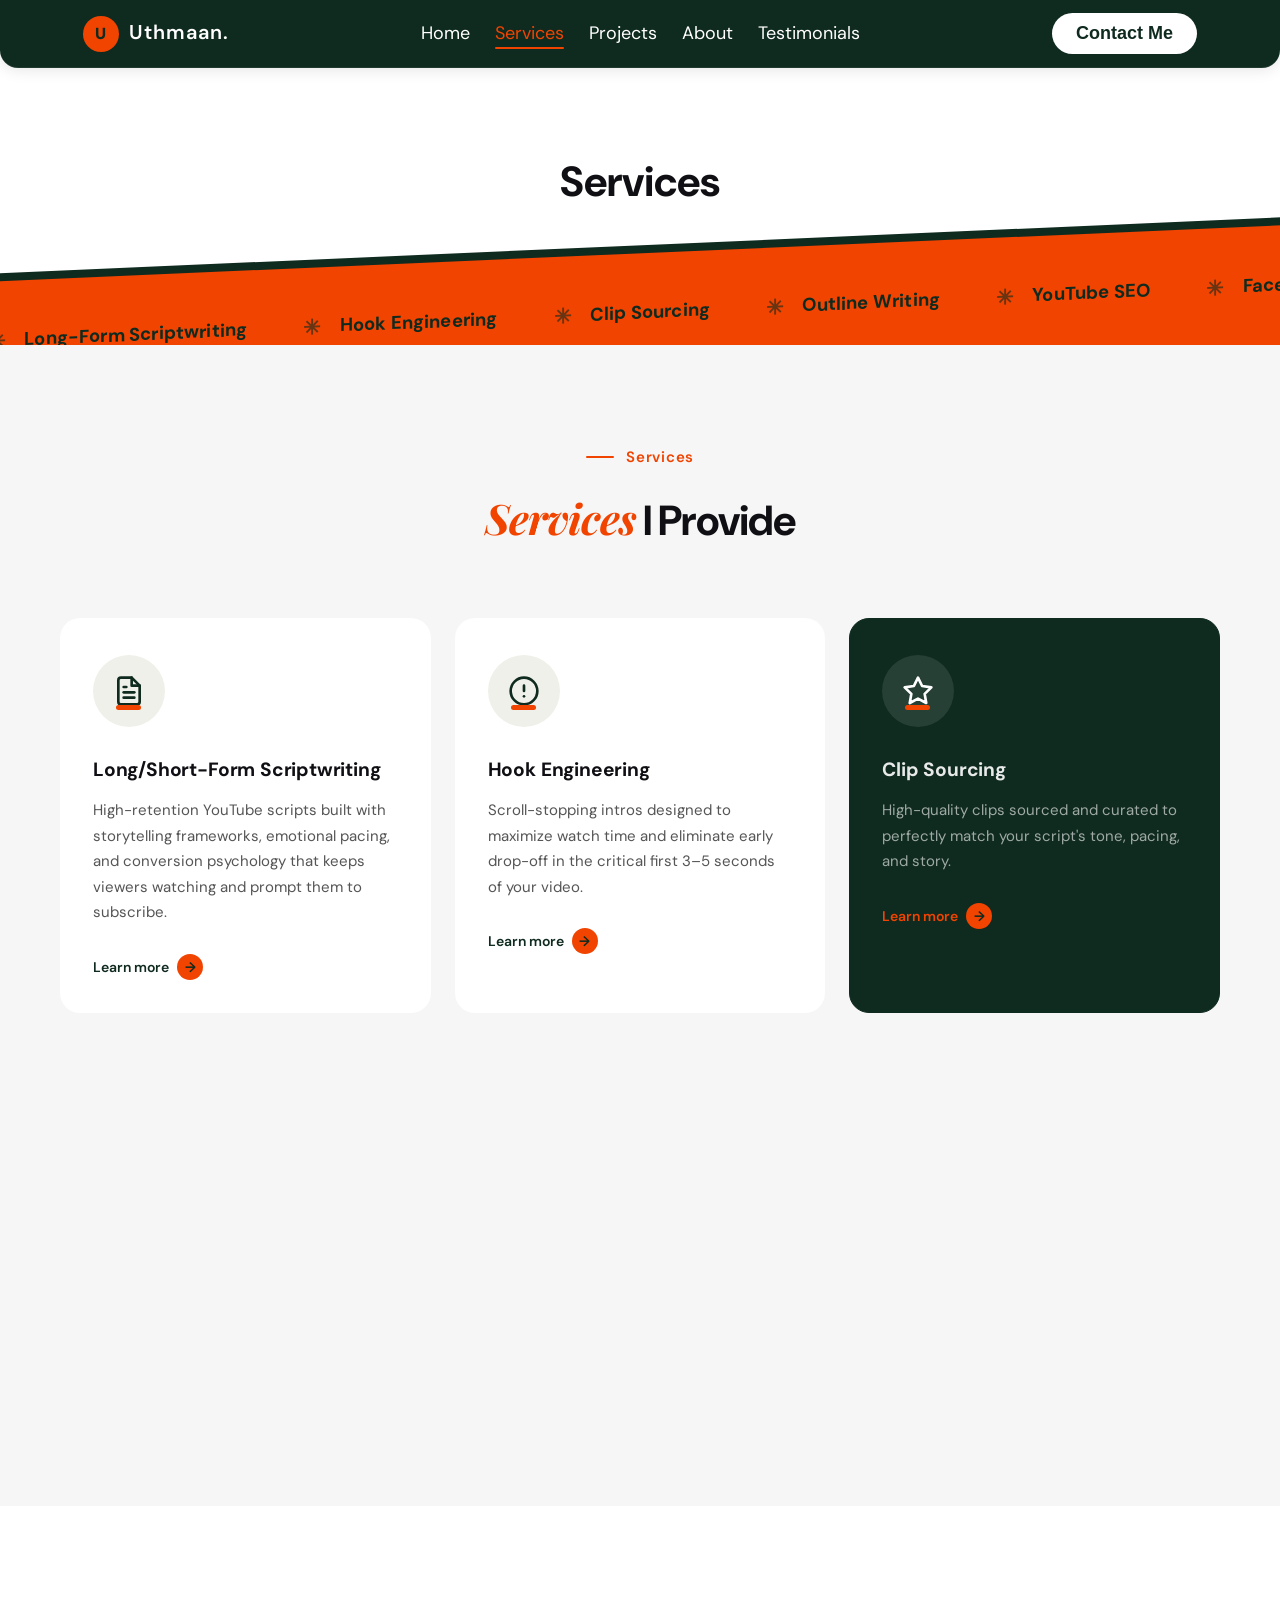
<file: services.html>
<!DOCTYPE html>
<html lang="en">
<head>
    <meta charset="UTF-8">
    <meta name="viewport" content="width=
    , initial-scale=1.0">
    <title>Services|YouTube Scriptwriter</title>
    <link href="https://fonts.googleapis.com/css2?family=Playfair+Display:ital,wght@0,700;1,700&family=DM+Sans:wght@400;500;600;700&display=swap" rel="stylesheet">
    <link rel="stylesheet" href="style.css">
    <link rel="stylesheet" href="services.css">
</head>
<body>

<!--Nav Section-->
  <header class="navbar">
  <div class="logo"><span class="logo-icon">
    U
  </span>Uthmaan.</div>

  <nav class="nav-links" id="navLinks" >
  <ul>
    <li><a href="index.html#top">Home</a></li>
    <li><a href="index.html#services" class="active">Services</a></li>
    <li><a href="index.html#portfolio">Projects</a></li>
    <li><a href="index.html#about">About</a></li>
    <li><a href="index.html#testimonials">Testimonials</a></li>
  </ul>
</nav>

<button class="btn-contact" id="contactme">
 <a href="index.html#contact">Contact Me</a>
  </button>
  
<div class="hamburger" id="hamburger">
    <span></span>
    <span></span>
    <span></span>
  </div>
  </header>

   <!-- Mobile nav -->
<div class="mobile-nav" id="mobileNav">
  <ul>
    <li><a href="index.html#top">Home</a></li>
    <li><a href="index.html#services">Services</a></li>
    <li><a href="index.html#portfolio">Projects</a></li>
    <li><a href="index.html#about">About</a></li>
    <li><a href="index.html#testimonials">Testimonials</a></li>
  </ul>
  <a href="index.html#contact" class="mobile-cta">Contact Me</a>
</div>
<!--Top-->
<section class="top-services">
    <h2>Services</h2>
</section>

<!--Diagonal Band-->
<section class="ticker">
<div class="diagonal-band">
  <div class="band-green"></div>
  <div class="band-gold">
    <div class="band-ticker">
      <div class="band-track" id="bandTrack">
        <!-- items injected by JS -->
      </div>
    </div>
  </div>
</div>
</section>
<!--Section Body-->
<section class="services-section reveal">
  <div class="section-eyebrow">Services</div>
  <h2 class="section-heading"><em>Services</em> I Provide</h2>
 
  <div class="cards-grid reveal">
 
    <!-- Card 1 -->
    <div class="realservice-card card-1 reveal">
      <div class="card-icon-wrap">
        <svg xmlns="http://www.w3.org/2000/svg" viewBox="0 0 24 24" fill="none" stroke="#0f2a1f" stroke-width="2" stroke-linecap="round" stroke-linejoin="round">
          <path d="M14 2H6a2 2 0 0 0-2 2v16a2 2 0 0 0 2 2h12a2 2 0 0 0 2-2V8z"/><polyline points="14 2 14 8 20 8"/>
          <line x1="16" y1="13" x2="8" y2="13"/><line x1="16" y1="17" x2="8" y2="17"/><line x1="10" y1="9" x2="8" y2="9"/>
        </svg>
        <div class="icon-accent"></div>
      </div>
      <h3>Long/Short-Form Scriptwriting</h3>
      <p>High-retention YouTube scripts built with storytelling frameworks, emotional pacing, and conversion psychology that keeps viewers watching and prompt them to subscribe.</p>
      <a href="long-shortform.html" class="learn-link">Learn more <span class="arrow">→</span></a>
    </div>
 
    <!-- Card 2 -->
    <div class="realservice-card card-2 reveal">
      <div class="card-icon-wrap">
        <svg xmlns="http://www.w3.org/2000/svg" viewBox="0 0 24 24" fill="none" stroke="#0f2a1f" stroke-width="2" stroke-linecap="round" stroke-linejoin="round">
          <circle cx="12" cy="12" r="10"/><line x1="12" y1="8" x2="12" y2="12"/><line x1="12" y1="16" x2="12.01" y2="16"/>
        </svg>
        <div class="icon-accent"></div>
      </div>
      <h3>Hook Engineering</h3>
      <p>Scroll-stopping intros designed to maximize watch time and eliminate early drop-off in the critical first 3–5 seconds of your video.</p>
      <a href="hookengineering.html" class="learn-link">Learn more <span class="arrow">→</span></a>
    </div>
 
    <!-- Card 3 — Featured -->
    <div class="realservice-card card-3 featured reveal">
      <div class="card-icon-wrap">
        <svg xmlns="http://www.w3.org/2000/svg" viewBox="0 0 24 24" fill="none" stroke="#fff" stroke-width="2" stroke-linecap="round" stroke-linejoin="round">
          <polygon points="12 2 15.09 8.26 22 9.27 17 14.14 18.18 21.02 12 17.77 5.82 21.02 7 14.14 2 9.27 8.91 8.26 12 2"/>
        </svg>
        <div class="icon-accent"></div>
      </div>
      <h3>Clip Sourcing</h3>
      <p>High-quality clips sourced and curated to perfectly match your script's tone, pacing, and story.</p>
      <a href="clipsourcing.html" class="learn-link">Learn more <span class="arrow">→</span></a>
    </div>
 
    <!-- Card 4 -->
    <div class="realservice-card reveal">
      <div class="card-icon-wrap">
        <svg xmlns="http://www.w3.org/2000/svg" viewBox="0 0 24 24" fill="none" stroke="#0f2a1f" stroke-width="2" stroke-linecap="round" stroke-linejoin="round">
          <rect x="3" y="3" width="18" height="18" rx="2"/><path d="M3 9h18"/><path d="M9 21V9"/>
        </svg>
        <div class="icon-accent"></div>
      </div>
      <h3>Script Outline Writing</h3>
      <p>Detailed structural outlines that give you a complete roadmap before scripting begins, perfect for creators who prefer to talk on camera.</p>
      <a href="scriptoutline.html" class="learn-link">Learn more <span class="arrow">→</span></a>
    </div>
 
    <!-- Card 5 -->
    <div class="realservice-card reveal">
      <div class="card-icon-wrap">
        <svg xmlns="http://www.w3.org/2000/svg" viewBox="0 0 24 24" fill="none" stroke="#0f2a1f" stroke-width="2" stroke-linecap="round" stroke-linejoin="round">
          <circle cx="11" cy="11" r="8"/><line x1="21" y1="21" x2="16.65" y2="16.65"/>
        </svg>
        <div class="icon-accent"></div>
      </div>
      <h3>YouTube SEO Optimization</h3>
      <p>Scripts naturally filled with target keywords, title suggestions, chapter timestamps, and description hooks to help your videos rank higher.</p>
      <a href="youtubeseo.html" class="learn-link">Learn more <span class="arrow">→</span></a>
    </div>
 
    <!-- Card 6 -->
    <div class="realservice-card reveal">
      <div class="card-icon-wrap">
        <svg xmlns="http://www.w3.org/2000/svg" viewBox="0 0 24 24" fill="none" stroke="#0f2a1f" stroke-width="2" stroke-linecap="round" stroke-linejoin="round">
          <path d="M17 21v-2a4 4 0 0 0-4-4H5a4 4 0 0 0-4 4v2"/><circle cx="9" cy="7" r="4"/>
          <path d="M23 21v-2a4 4 0 0 0-3-3.87"/><path d="M16 3.13a4 4 0 0 1 0 7.75"/>
        </svg>
        <div class="icon-accent"></div>
      </div>
      <h3>Faceless Channel Content</h3>
      <p>Fully automated, faceless YouTube scripts crafted for high-volume channels across multiple niches.</p>
      <a href="services.html" class="learn-link">Learn more <span class="arrow">→</span></a>
    </div>
 
  </div>
</section>

<!--CTA -->
<section class="service-cta reveal">
<div class="service-cta-content">
    <h2 class="service-cta-heading">Let's Create a <em>
   Highly Engaging Video
    </em> Together!</h2>
<div class="service-button">
  <a class="pill-btn" href="#servicecontact-form">
  <div class="text-area">Contact Me Now</div>
  <div class="icon-outer">
    <div class="icon-inner">
        →
    </div>
  </div>
</a>
 </div>
   </div>  
</div>

<div class="pills-field reveal" aria-hidden="true">
    <div class="pills-row row-top">
      <span class="fpill dark">Hook Engineering</span>
      <span class="fpill light">Longform Script</span>
      <span class="fpill dark">Shortform Script</span>
      <span class="fpill light">SEO</span>
      <span class="fpill dark tilt-left">Outline Writing</span>
      <span class="fpill light">Accurate Research</span>
      <span class="fpill dark">Engaging Storytelling</span>
      <span class="fpill light">Retention</span>
      <span class="fpill dark tilt-right">Channel Tone</span>
    </div>

<div class="pills-row row-bottom">
      <span class="fpill light">Search Visibility</span>
      <span class="fpill dark">Clip Sourcing</span>
      <span class="fpill light">Retention Frameworks</span>
      <span class="fpill dark">Hook Formula</span>
      <span class="fpill light tilt-left">Copywriting</span>
      <span class="fpill dark">Hook Writing</span>
      <span class="fpill light tilt-right">SEO Optimization</span>
    </div>
    </div>

</section>

<!--Contact Form-->
<section class="contact-dark reveal" id="servicecontact-form">

<div class="contact-dark-inner" id="contact">
 
    <!-- Left: label + heading + contact details -->
    <div class="cd-left reveal">
      <p class="cd-label">
        <span class="cd-label-line"></span> Contact Me
      </p>
      <h2 class="cd-heading">
        Let's Talk about <em>Your<br>Next Projects</em>
      </h2>
      <p class="cd-desc">
        Have a project in mind? Whether you need high-retention scripts,
        outlines, clip sourcing, or strategic content ideas, I'm available.
      </p>
 
      <div class="cd-contacts">
        <div class="cd-contact-item">
          <span class="cd-icon">
            <svg xmlns="http://www.w3.org/2000/svg" width="20" height="20" viewBox="0 0 24 24" fill="none" stroke="currentColor" stroke-width="2.2" stroke-linecap="round" stroke-linejoin="round"><path d="M22 16.92v3a2 2 0 0 1-2.18 2 19.79 19.79 0 0 1-8.63-3.07A19.5 19.5 0 0 1 4.69 12a19.79 19.79 0 0 1-3.07-8.67A2 2 0 0 1 3.62 1h3a2 2 0 0 1 2 1.72c.127.96.361 1.903.7 2.81a2 2 0 0 1-.45 2.11L8.09 8.91a16 16 0 0 0 5.93 5.93l1.27-1.27a2 2 0 0 1 2.11-.45c.907.339 1.85.573 2.81.7A2 2 0 0 1 22 16.92z"/></svg>
          </span>
          <span>+234 (91) 3796-2141</span>
        </div>
        <div class="cd-contact-item">
          <span class="cd-icon">
            <svg xmlns="http://www.w3.org/2000/svg" width="20" height="20" viewBox="0 0 24 24" fill="none" stroke="currentColor" stroke-width="2.2" stroke-linecap="round" stroke-linejoin="round"><path d="M4 4h16c1.1 0 2 .9 2 2v12c0 1.1-.9 2-2 2H4c-1.1 0-2-.9-2-2V6c0-1.1.9-2 2-2z"/><polyline points="22,6 12,13 2,6"/></svg>
          </span>
          <span>tunjiadetunji95@gmail.com</span>
        </div>
        <div class="cd-contact-item">
          <span class="cd-icon">𝕏</span>
          <span><a href="#" class="cd-link">@uthmaan</a></span>
        </div>
        <div class="cd-contact-item">
          <span class="cd-icon">
            <svg xmlns="http://www.w3.org/2000/svg" width="20" height="20" viewBox="0 0 24 24" fill="none" stroke="currentColor" stroke-width="2.2" stroke-linecap="round" stroke-linejoin="round"><path d="M21 10c0 7-9 13-9 13s-9-6-9-13a9 9 0 0 1 18 0z"/><circle cx="12" cy="10" r="3"/></svg>
          </span>
          <span>Remote — Available Worldwide</span>
        </div>
      </div>
    </div>
 
    <!-- Right: form -->
    <div class="cd-right reveal">
      <form id="contactForm" class="cd-form" novalidate>
 
        <div class="cd-form-row">
          <div class="cd-form-group">
            <label>Your Name <span class="req">*</span></label>
            <input type="text" name="name" placeholder="Ex. John Doe" required>
          </div>
          <div class="cd-form-group">
            <label>Email <span class="req">*</span></label>
            <input type="email" name="email" placeholder="example@gmail.com" required>
          </div>
        </div>
 
        <div class="cd-form-row">
          <div class="cd-form-group">
            <label>Phone <span class="req">*</span></label>
            <input type="tel" name="phone" placeholder="Enter Phone Number" required>
          </div>
          <div class="cd-form-group">
            <label>I'm Interested in <span class="req">*</span></label>
            <select name="interest" required>
              <option value="">Select</option>
              <option value="youtube-script">YouTube Scriptwriting</option>
              <option value="outline">Outline Writing</option>
              <option value="clips">Clip Sourcing</option>
              <option value="seo">YouTube SEO</option>
              <option value="other">Other</option>
            </select>
          </div>
        </div>
 
        <div class="cd-form-row">
          <div class="cd-form-group">
            <label>Budget Range (USD) <span class="req">*</span></label>
            <select name="budget" required>
              <option value="">Select Range</option>
              <option value="50-100">$50 – $100</option>
              <option value="100-200">$100 – $200</option>
              <option value="200-500">$200 – $500</option>
              <option value="500+">$500+</option>
            </select>
          </div>
          <div class="cd-form-group">
            <label>Country <span class="req">*</span></label>
            <select name="country" required>
              <option value="">Select Country</option>
              <option value="Nigeria">Nigeria</option>
              <option value="United States">United States</option>
              <option value="United Kingdom">United Kingdom</option>
              <option value="Canada">Canada</option>
              <option value="Other">Other</option>
            </select>
          </div>
        </div>
 
        <div class="cd-form-group cd-full">
          <label>Your Message <span class="req">*</span></label>
          <textarea name="message" rows="6" placeholder="Enter here.." required></textarea>
        </div>
         <div class="service-button">
  <button type="submit" class=" submit-btn" id="submitBtn">
  <div class="text-area">Submit</div>
  <div class="icon-outer">
    <div class="icon-inner">
       <p class="portfolio-arrow">
        →
       </p> 
    </div>
  </div>
</button>
 </div>
        </form>
    </div>
  </div>
</section>

<!--Custom Alert-->
<div class="alert-backdrop" id="alertBackdrop"></div>
<div class="alert-box" id="customAlert">
  <h3 id="alertTitle">Uthmaan Adetunji</h3>
    <p id="alertMessage"></p>
    <button type="button" onclick="closeAlert()">Ok</button>
  </div>


<!--Footer-->
<footer class="footer reveal">
  <div class="footer-top">
    <div class="footer-brand">
      <div class="footer-logo">
        <span class="footer-logo-icon">U</span>
        Uthmaan.
      </div>
      <p class="footer-desc">
       The Go-To Scriptwriter For High-performing Content.
      </p>
      <div class="footer-socials">
        <a href="#" class="social-icon">
          <svg xmlns="http://www.w3.org/2000/svg" width="18" height="18" viewBox="0 0 24 24" fill="currentColor"><path d="M18 2h-3a5 5 0 0 0-5 5v3H7v4h3v8h4v-8h3l1-4h-4V7a1 1 0 0 1 1-1h3z"/></svg>
        </a>
        <a href="#" class="social-icon">
          <svg xmlns="http://www.w3.org/2000/svg" width="18" height="18" viewBox="0 0 24 24" fill="currentColor"><path d="M16 8a6 6 0 0 1 6 6v7h-4v-7a2 2 0 0 0-2-2 2 2 0 0 0-2 2v7h-4v-7a6 6 0 0 1 6-6zM2 9h4v12H2z"/><circle cx="4" cy="4" r="2"/></svg>
        </a>
        <a href="#" class="social-icon">
          <svg xmlns="http://www.w3.org/2000/svg" width="18" height="18" viewBox="0 0 24 24" fill="currentColor"><path d="M22 4s-.7 2.1-2 3.4c1.6 10-9.4 17.3-18 11.6 2.2.1 4.4-.6 6-2C3 15.5.5 9.6 3 5c2.2 2.7 5.5 4.3 9 4.3-.9-4.3 4-6.6 7-3.8 1.1 0 3-1.2 3-1.5z"/></svg>
        </a>
        <a href="#" class="social-icon">
          <svg xmlns="http://www.w3.org/2000/svg" width="18" height="18" viewBox="0 0 24 24" fill="none" stroke="currentColor" stroke-width="2" stroke-linecap="round" stroke-linejoin="round"><rect x="2" y="2" width="20" height="20" rx="5" ry="5"/><path d="M16 11.37A4 4 0 1 1 12.63 8 4 4 0 0 1 16 11.37z"/><line x1="17.5" y1="6.5" x2="17.51" y2="6.5"/></svg>
        </a>
      </div>
    </div>

    <div class="footer-nav">
      <h4>Navigation</h4>
      <ul>
        <li><a href="index.html#top">Home</a></li>
        <li><a href="index.html#services">Services</a></li>
        <li><a href="index.html#about">About</a></li>
        <li><a href="index.html#portfolio">Projects</a></li>
        <li><a href="index.html#testimonials">Testimonials</a></li>
        <li><a href="index.html#contact">Contact</a></li>
      </ul>
    </div>

    <div class="footer-contact">
      <h4>Contact</h4>
      <ul>
        <li>
          <svg xmlns="http://www.w3.org/2000/svg" width="15" height="15" viewBox="0 0 24 24" fill="none" stroke="currentColor" stroke-width="2" stroke-linecap="round" stroke-linejoin="round"><path d="M22 16.92v3a2 2 0 0 1-2.18 2 19.79 19.79 0 0 1-8.63-3.07A19.5 19.5 0 0 1 4.69 12a19.79 19.79 0 0 1-3.07-8.67A2 2 0 0 1 3.62 1h3a2 2 0 0 1 2 1.72c.127.96.361 1.903.7 2.81a2 2 0 0 1-.45 2.11L8.09 8.91a16 16 0 0 0 5.93 5.93l1.27-1.27a2 2 0 0 1 2.11-.45c.907.339 1.85.573 2.81.7A2 2 0 0 1 22 16.92z"/></svg>
          +234 91 3796 2141
        </li>
        <li>
          <svg xmlns="http://www.w3.org/2000/svg" width="15" height="15" viewBox="0 0 24 24" fill="none" stroke="currentColor" stroke-width="2" stroke-linecap="round" stroke-linejoin="round"><path d="M4 4h16c1.1 0 2 .9 2 2v12c0 1.1-.9 2-2 2H4c-1.1 0-2-.9-2-2V6c0-1.1.9-2 2-2z"/><polyline points="22,6 12,13 2,6"/></svg>
          tunjiadetunji95@gmail.com
        </li>
        <li>
          <svg xmlns="http://www.w3.org/2000/svg" width="15" height="15" viewBox="0 0 24 24" fill="none" stroke="currentColor" stroke-width="2" stroke-linecap="round" stroke-linejoin="round"><path d="M21 10c0 7-9 13-9 13s-9-6-9-13a9 9 0 0 1 18 0z"/><circle cx="12" cy="10" r="3"/></svg>
          Remote
        </li>
      </ul>
    </div>
  </div>

  <div class="footer-bottom">
    <p>Copyright © 2026 <span>Uthmaan Adetunji.</span> All Rights Reserved.</p>
    
  </div>
</footer>
<script src="script.js">
    
</script>
    
</body>
</html>
</file>
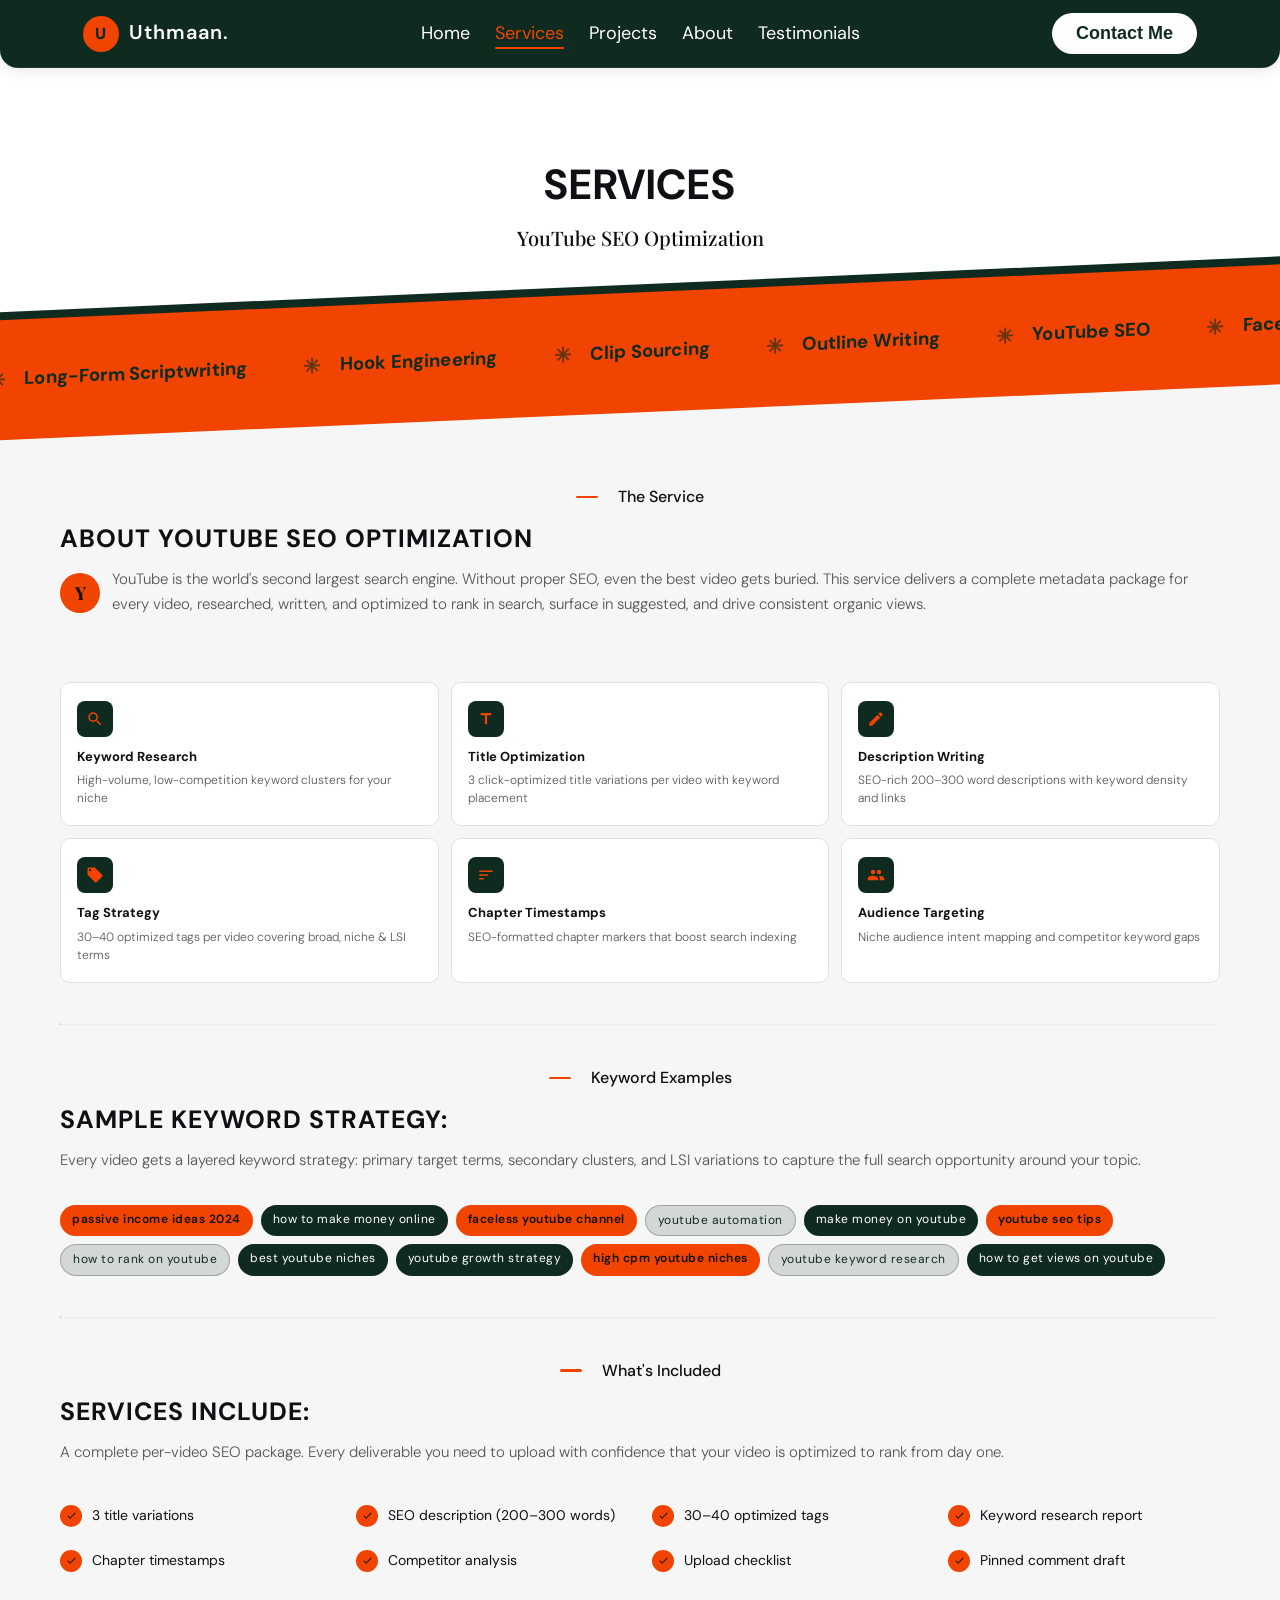
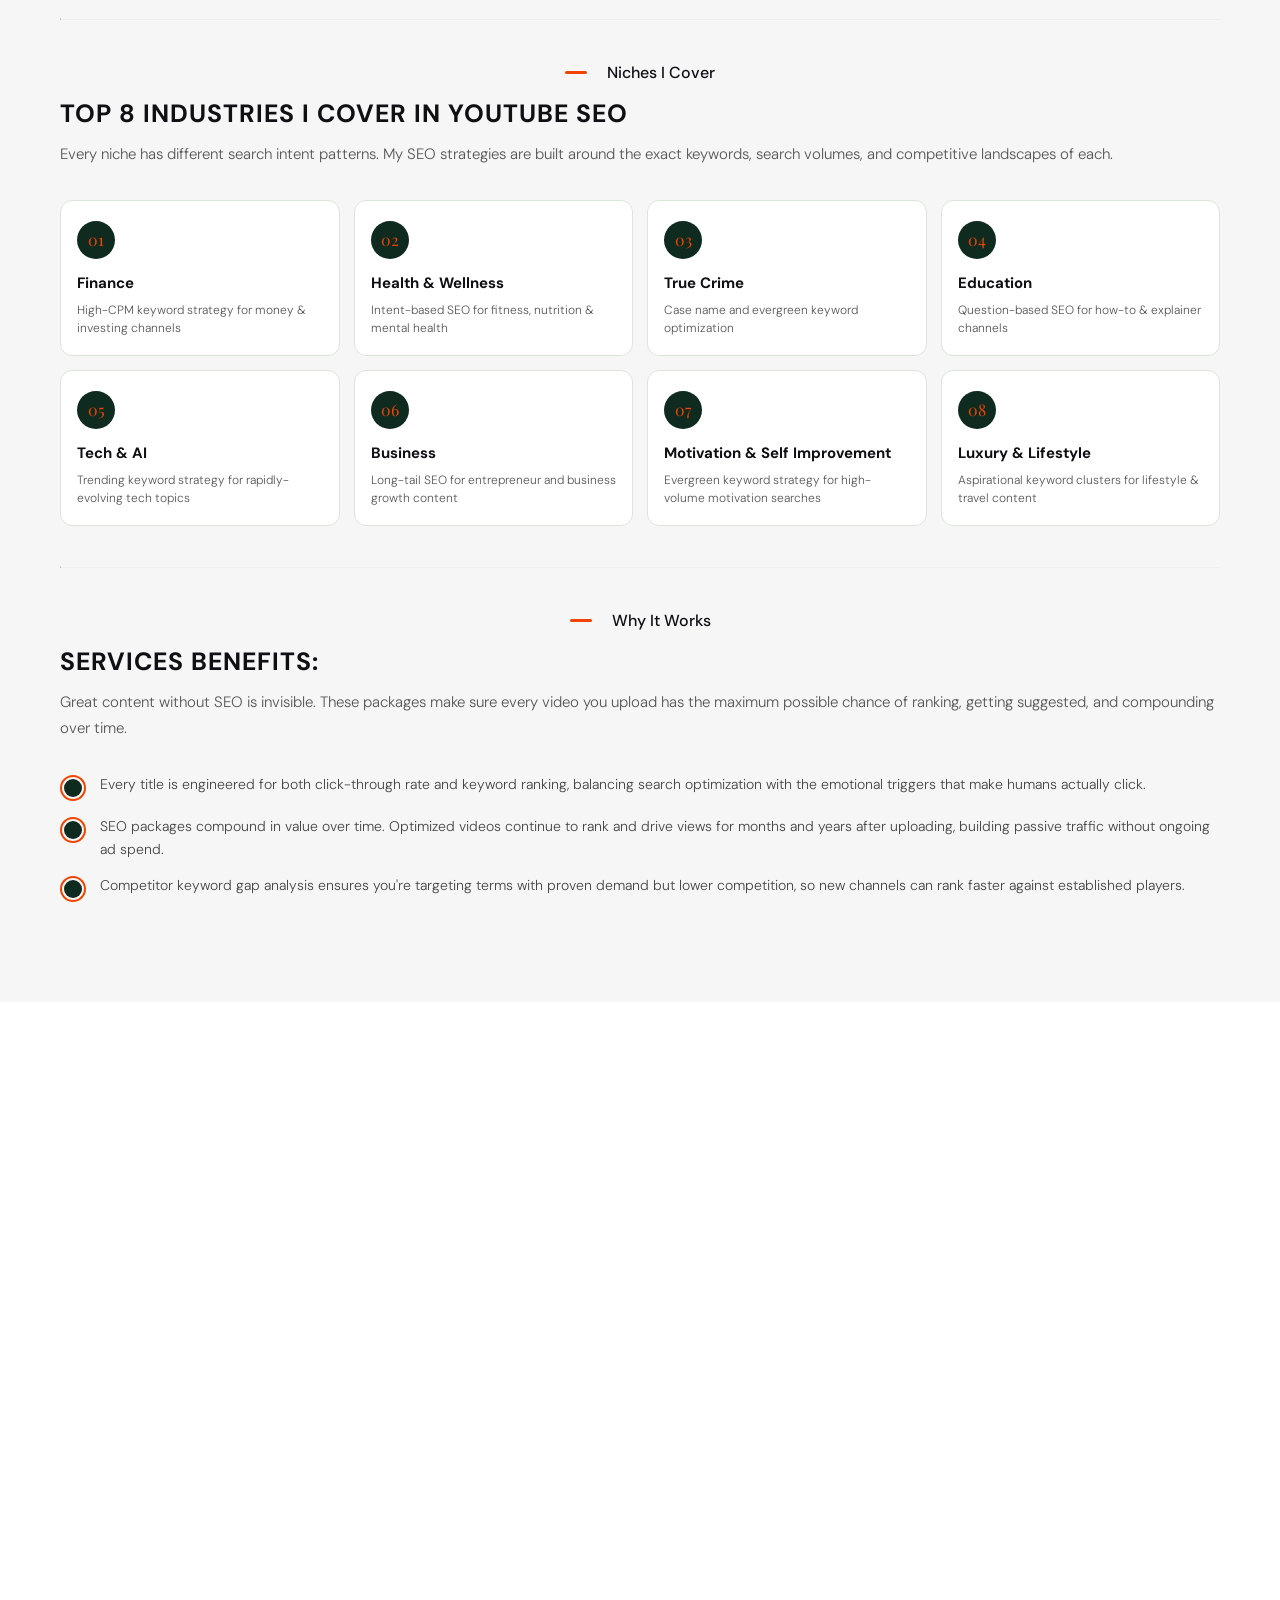
<file: youtubeseo.html>
<!DOCTYPE html>
<html lang="en">
<head>
    <meta charset="UTF-8">
    <meta name="viewport" content="width=device-width, initial-scale=1.0">
    <title>YouTube SEO | YouTube Scriptwriter</title>
    <link href="https://fonts.googleapis.com/css2?family=Playfair+Display:ital,wght@0,700;1,700&family=DM+Sans:wght@400;500;600;700&display=swap" rel="stylesheet">
    <link rel="stylesheet" href="style.css">
    <link rel="stylesheet" href="services.css">
    <link rel="stylesheet" href="youtubeseo.css">
</head>
<body>

<!--Nav Section-->
  <header class="navbar">
  <div class="logo"><span class="logo-icon">
    U
  </span>Uthmaan.</div>

  <nav class="nav-links" id="navLinks" >
  <ul>
    <li><a href="index.html#top">Home</a></li>
    <li><a href="index.html#services" class="active">Services</a></li>
    <li><a href="index.html#portfolio">Projects</a></li>
    <li><a href="index.html#about">About</a></li>
    <li><a href="index.html#testimonials">Testimonials</a></li>
  </ul>
</nav>

<button class="btn-contact" id="contactme">
 <a href="index.html#contact">Contact Me</a>
  </button>
  
<div class="hamburger" id="hamburger">
    <span></span>
    <span></span>
    <span></span>
  </div>
  </header>

   <!-- Mobile nav -->
<div class="mobile-nav" id="mobileNav">
  <ul>
    <li><a href="index.html#top">Home</a></li>
    <li><a href="index.html#services">Services</a></li>
    <li><a href="index.html#portfolio">Projects</a></li>
    <li><a href="index.html#about">About</a></li>
    <li><a href="index.html#testimonials">Testimonials</a></li>
  </ul>
  <a href="index.html#contact" class="mobile-cta">Contact Me</a>
</div>
<!--Top-->
<section class="top-services">
    <h2>Services</h2>
    <p style="text-align:center; font-size:20px; font-weight:500; font-family:'Playfair Display', sans-serif;">
        YouTube SEO Optimization
    </p>
</section>

<!--Diagonal Band-->
<section class="ticker">
<div class="diagonal-band">
  <div class="band-green"></div>
  <div class="band-gold">
    <div class="band-ticker">
      <div class="band-track" id="bandTrack">
        <!-- items injected by JS -->
      </div>
    </div>
  </div>
</div>
</section>

<!--SEO Body-->
<section class="page-body">
  <div class="section-label"><div class="dot"></div><span>The Service</span></div>
  <h2>About YouTube SEO Optimization</h2>
  <div class="author-row">
    <div class="avatar">Y</div>
  <p class="lead-text">YouTube is the world's second largest search engine. Without proper SEO, even the best video gets buried. This service delivers a complete metadata package for every video, researched, written, and optimized to rank in search, surface in suggested, and drive consistent organic views.</p>
  </div>

<!--SEO Deliverables-->
<div class="seo-deliverables">
    <div class="seo-del">
      <div class="seo-del-icon"><svg width="18" height="18" viewBox="0 0 24 24"><path d="M15.5 14h-.79l-.28-.27A6.471 6.471 0 0 0 16 9.5 6.5 6.5 0 1 0 9.5 16c1.61 0 3.09-.59 4.23-1.57l.27.28v.79l5 4.99L20.49 19l-4.99-5zm-6 0C7.01 14 5 11.99 5 9.5S7.01 5 9.5 5 14 7.01 14 9.5 11.99 14 9.5 14z"/></svg></div>
      <h4>Keyword Research</h4>
      <p>High-volume, low-competition keyword clusters for your niche</p>
    </div>
    <div class="seo-del">
      <div class="seo-del-icon"><svg width="18" height="18" viewBox="0 0 24 24"><path d="M5 4v3h5.5v12h3V7H19V4z"/></svg></div>
      <h4>Title Optimization</h4>
      <p>3 click-optimized title variations per video with keyword placement</p>
    </div>
    <div class="seo-del">
      <div class="seo-del-icon"><svg width="18" height="18" viewBox="0 0 24 24"><path d="M3 17.25V21h3.75L17.81 9.94l-3.75-3.75L3 17.25zM20.71 7.04c.39-.39.39-1.02 0-1.41l-2.34-2.34c-.39-.39-1.02-.39-1.41 0l-1.83 1.83 3.75 3.75 1.83-1.83z"/></svg></div>
      <h4>Description Writing</h4>
      <p>SEO-rich 200–300 word descriptions with keyword density and links</p>
    </div>
    <div class="seo-del">
      <div class="seo-del-icon"><svg width="18" height="18" viewBox="0 0 24 24"><path d="M21.41 11.58l-9-9C12.05 2.22 11.55 2 11 2H4c-1.1 0-2 .9-2 2v7c0 .55.22 1.05.59 1.42l9 9c.36.36.86.58 1.41.58s1.05-.22 1.41-.59l7-7c.37-.36.59-.86.59-1.41s-.23-1.06-.59-1.42zM5.5 7C4.67 7 4 6.33 4 5.5S4.67 4 5.5 4 7 4.67 7 5.5 6.33 7 5.5 7z"/></svg></div>
      <h4>Tag Strategy</h4>
      <p>30–40 optimized tags per video covering broad, niche & LSI terms</p>
    </div>
    <div class="seo-del">
      <div class="seo-del-icon"><svg width="18" height="18" viewBox="0 0 24 24"><path d="M3 18h6v-2H3v2zM3 6v2h18V6H3zm0 7h12v-2H3v2z"/></svg></div>
      <h4>Chapter Timestamps</h4>
      <p>SEO-formatted chapter markers that boost search indexing</p>
    </div>
    <div class="seo-del">
      <div class="seo-del-icon"><svg width="18" height="18" viewBox="0 0 24 24"><path d="M16 11c1.66 0 2.99-1.34 2.99-3S17.66 5 16 5c-1.66 0-3 1.34-3 3s1.34 3 3 3zm-8 0c1.66 0 2.99-1.34 2.99-3S9.66 5 8 5C6.34 5 5 6.34 5 8s1.34 3 3 3zm0 2c-2.33 0-7 1.17-7 3.5V19h14v-2.5c0-2.33-4.67-3.5-7-3.5zm8 0c-.29 0-.62.02-.97.05 1.16.84 1.97 1.97 1.97 3.45V19h6v-2.5c0-2.33-4.67-3.5-7-3.5z"/></svg></div>
      <h4>Audience Targeting</h4>
      <p>Niche audience intent mapping and competitor keyword gaps</p>
    </div>
</div>

 <hr class="divider">

 <!--Keyword Tags-->
 <div>
    <div class="section-label"><div class="dot"></div><span>Keyword Examples</span></div>
    <h2>Sample Keyword Strategy:</h2>
    <p class="lead-text">Every video gets a layered keyword strategy: primary target terms, secondary clusters, and LSI variations to capture the full search opportunity around your topic.</p>
    <div class="keyword-cloud">
      <div class="kw-tag high">passive income ideas 2024</div>
      <div class="kw-tag">how to make money online</div>
      <div class="kw-tag high">faceless youtube channel</div>
      <div class="kw-tag med">youtube automation</div>
      <div class="kw-tag">make money on youtube</div>
      <div class="kw-tag high">youtube seo tips</div>
      <div class="kw-tag med">how to rank on youtube</div>
      <div class="kw-tag">best youtube niches</div>
      <div class="kw-tag">youtube growth strategy</div>
      <div class="kw-tag high">high cpm youtube niches</div>
      <div class="kw-tag med">youtube keyword research</div>
      <div class="kw-tag">how to get views on youtube</div>
    </div>
<hr class="divider">
    <!--Service checklist-->
    <div class="seo-checklist">

   
    <div class="section-label" style="margin-top:8px"><div class="dot"></div><span>What's Included</span></div>
    <h2>Services Include:</h2>
    <p class="lead-text">A complete per-video SEO package. Every deliverable you need to upload with confidence that your video is optimized to rank from day one.</p>
    <div class="checklist">
      <div class="checklist-item"><div class="check-icon"><svg width="11" height="11" viewBox="0 0 24 24"><path d="M9 16.17L4.83 12l-1.42 1.41L9 19 21 7l-1.41-1.41z"/></svg></div>3 title variations</div>
      <div class="checklist-item"><div class="check-icon"><svg width="11" height="11" viewBox="0 0 24 24"><path d="M9 16.17L4.83 12l-1.42 1.41L9 19 21 7l-1.41-1.41z"/></svg></div>SEO description (200–300 words)</div>
      <div class="checklist-item"><div class="check-icon"><svg width="11" height="11" viewBox="0 0 24 24"><path d="M9 16.17L4.83 12l-1.42 1.41L9 19 21 7l-1.41-1.41z"/></svg></div>30–40 optimized tags</div>
      <div class="checklist-item"><div class="check-icon"><svg width="11" height="11" viewBox="0 0 24 24"><path d="M9 16.17L4.83 12l-1.42 1.41L9 19 21 7l-1.41-1.41z"/></svg></div>Keyword research report</div>
      <div class="checklist-item"><div class="check-icon"><svg width="11" height="11" viewBox="0 0 24 24"><path d="M9 16.17L4.83 12l-1.42 1.41L9 19 21 7l-1.41-1.41z"/></svg></div>Chapter timestamps</div>
      <div class="checklist-item"><div class="check-icon"><svg width="11" height="11" viewBox="0 0 24 24"><path d="M9 16.17L4.83 12l-1.42 1.41L9 19 21 7l-1.41-1.41z"/></svg></div>Competitor analysis</div>
      <div class="checklist-item"><div class="check-icon"><svg width="11" height="11" viewBox="0 0 24 24"><path d="M9 16.17L4.83 12l-1.42 1.41L9 19 21 7l-1.41-1.41z"/></svg></div>Upload checklist</div>
      <div class="checklist-item"><div class="check-icon"><svg width="11" height="11" viewBox="0 0 24 24"><path d="M9 16.17L4.83 12l-1.42 1.41L9 19 21 7l-1.41-1.41z"/></svg></div>Pinned comment draft</div>
    </div>
     </div>
</div>


<hr class="divider">
 <!--Niches-->
  <div class="seo-niches">
    <div class="section-label"><div class="dot"></div><span>Niches I Cover</span></div>
    <h2>Top 8 Industries I Cover in YouTube SEO</h2>
    <p class="lead-text">Every niche has different search intent patterns. My SEO strategies are built around the exact keywords, search volumes, and competitive landscapes of each.</p>
    <div class="industries-grid">
      <div class="industry-card"><div class="industry-num">01</div><h3>Finance</h3><p>High-CPM keyword strategy for money & investing channels</p></div>
      <div class="industry-card"><div class="industry-num">02</div><h3>Health & Wellness</h3><p>Intent-based SEO for fitness, nutrition & mental health</p></div>
      <div class="industry-card"><div class="industry-num">03</div><h3>True Crime</h3><p>Case name and evergreen keyword optimization</p></div>
      <div class="industry-card"><div class="industry-num">04</div><h3>Education</h3><p>Question-based SEO for how-to & explainer channels</p></div>
      <div class="industry-card"><div class="industry-num">05</div><h3>Tech & AI</h3><p>Trending keyword strategy for rapidly-evolving tech topics</p></div>
      <div class="industry-card"><div class="industry-num">06</div><h3>Business</h3><p>Long-tail SEO for entrepreneur and business growth content</p></div>
      <div class="industry-card"><div class="industry-num">07</div><h3>Motivation & Self Improvement</h3><p>Evergreen keyword strategy for high-volume motivation searches</p></div>
      <div class="industry-card"><div class="industry-num">08</div><h3>Luxury & Lifestyle</h3><p>Aspirational keyword clusters for lifestyle & travel content</p></div>
    </div>
</div>
 
  <hr class="divider">
 
  <div>
    <div class="section-label"><div class="dot"></div><span>Why It Works</span></div>
    <h2>Services Benefits:</h2>
    <p class="lead-text">Great content without SEO is invisible. These packages make sure every video you upload has the maximum possible chance of ranking, getting suggested, and compounding over time.</p>
    <div class="benefits-list">
      <div class="benefit-item"><div class="benefit-icon"><div class="ring-outer"></div><div class="ring-inner"></div></div>Every title is engineered for both click-through rate and keyword ranking, balancing search optimization with the emotional triggers that make humans actually click.</div>
      <div class="benefit-item"><div class="benefit-icon"><div class="ring-outer"></div><div class="ring-inner"></div></div>SEO packages compound in value over time. Optimized videos continue to rank and drive views for months and years after uploading, building passive traffic without ongoing ad spend.</div>
      <div class="benefit-item"><div class="benefit-icon"><div class="ring-outer"></div><div class="ring-inner"></div></div>Competitor keyword gap analysis ensures you're targeting terms with proven demand but lower competition, so new channels can rank faster against established players.</div>
    </div>
  </div>
</div>
</section>
<!--CTA -->
<section class="service-cta reveal">
<div class="service-cta-content">
    <h2 class="service-cta-heading">Let's Create a <em>
   Highly Engaging Video
    </em> Together!</h2>
<div class="service-button">
  <a class="pill-btn" href="#servicecontact-form">
  <div class="text-area">Contact Me Now</div>
  <div class="icon-outer">
    <div class="icon-inner">
        →
    </div>
  </div>
</a>
 </div>
   </div>  
</div>

<div class="pills-field reveal" aria-hidden="true">
    <div class="pills-row row-top">
      <span class="fpill dark">Hook Engineering</span>
      <span class="fpill light">Longform Script</span>
      <span class="fpill dark">Shortform Script</span>
      <span class="fpill light">SEO</span>
      <span class="fpill dark tilt-left">Outline Writing</span>
      <span class="fpill light">Accurate Research</span>
      <span class="fpill dark">Engaging Storytelling</span>
      <span class="fpill light">Retention</span>
      <span class="fpill dark tilt-right">Channel Tone</span>
    </div>

<div class="pills-row row-bottom">
      <span class="fpill light">Search Visibility</span>
      <span class="fpill dark">Clip Sourcing</span>
      <span class="fpill light">Retention Frameworks</span>
      <span class="fpill dark">Hook Formula</span>
      <span class="fpill light tilt-left">Copywriting</span>
      <span class="fpill dark">Hook Writing</span>
      <span class="fpill light tilt-right">SEO Optimization</span>
    </div>
    </div>

</section>

<!--Contact Form-->
<section class="contact-dark reveal" id="servicecontact-form">

<div class="contact-dark-inner" id="contact">
 
    <!-- Left: label + heading + contact details -->
    <div class="cd-left reveal">
      <p class="cd-label">
        <span class="cd-label-line"></span> Contact Me
      </p>
      <h3 class="cd-heading">
        Let's Talk about <em>Your<br>Next Projects</em>
      </h3>
      <p class="cd-desc">
        Have a project in mind? Whether you need high-retention scripts,
        outlines, clip sourcing, or strategic content ideas, I'm available.
      </p>
 
      <div class="cd-contacts">
        <div class="cd-contact-item">
          <span class="cd-icon">
            <svg xmlns="http://www.w3.org/2000/svg" width="20" height="20" viewBox="0 0 24 24" fill="none" stroke="currentColor" stroke-width="2.2" stroke-linecap="round" stroke-linejoin="round"><path d="M22 16.92v3a2 2 0 0 1-2.18 2 19.79 19.79 0 0 1-8.63-3.07A19.5 19.5 0 0 1 4.69 12a19.79 19.79 0 0 1-3.07-8.67A2 2 0 0 1 3.62 1h3a2 2 0 0 1 2 1.72c.127.96.361 1.903.7 2.81a2 2 0 0 1-.45 2.11L8.09 8.91a16 16 0 0 0 5.93 5.93l1.27-1.27a2 2 0 0 1 2.11-.45c.907.339 1.85.573 2.81.7A2 2 0 0 1 22 16.92z"/></svg>
          </span>
          <span>+234 (91) 3796-2141</span>
        </div>
        <div class="cd-contact-item">
          <span class="cd-icon">
            <svg xmlns="http://www.w3.org/2000/svg" width="20" height="20" viewBox="0 0 24 24" fill="none" stroke="currentColor" stroke-width="2.2" stroke-linecap="round" stroke-linejoin="round"><path d="M4 4h16c1.1 0 2 .9 2 2v12c0 1.1-.9 2-2 2H4c-1.1 0-2-.9-2-2V6c0-1.1.9-2 2-2z"/><polyline points="22,6 12,13 2,6"/></svg>
          </span>
          <span>tunjiadetunji95@gmail.com</span>
        </div>
        <div class="cd-contact-item">
          <span class="cd-icon">𝕏</span>
          <span><a href="#" class="cd-link">@uthmaan</a></span>
        </div>
        <div class="cd-contact-item">
          <span class="cd-icon">
            <svg xmlns="http://www.w3.org/2000/svg" width="20" height="20" viewBox="0 0 24 24" fill="none" stroke="currentColor" stroke-width="2.2" stroke-linecap="round" stroke-linejoin="round"><path d="M21 10c0 7-9 13-9 13s-9-6-9-13a9 9 0 0 1 18 0z"/><circle cx="12" cy="10" r="3"/></svg>
          </span>
          <span>Remote — Available Worldwide</span>
        </div>
      </div>
    </div>
 
    <!-- Right: form -->
    <div class="cd-right reveal">
      <form id="contactForm" class="cd-form" novalidate action="https://formspree.io/f/mlgkvgan" method="POST">
 
        <div class="cd-form-row">
          <div class="cd-form-group">
            <label>Your Name <span class="req">*</span></label>
            <input type="text" name="name" placeholder="Ex. John Doe" required>
          </div>
          <div class="cd-form-group">
            <label>Email <span class="req">*</span></label>
            <input type="email" name="email" placeholder="example@gmail.com" required>
          </div>
        </div>
 
        <div class="cd-form-row">
          <div class="cd-form-group">
            <label>Phone <span class="req">*</span></label>
            <input type="tel" name="phone" placeholder="Enter Phone Number" required>
          </div>
          <div class="cd-form-group">
            <label>I'm Interested in <span class="req">*</span></label>
            <select name="interest" required>
              <option value="">Select</option>
              <option value="youtube-script">YouTube Scriptwriting</option>
              <option value="outline">Outline Writing</option>
              <option value="clips">Clip Sourcing</option>
              <option value="seo">YouTube SEO</option>
              <option value="other">Other</option>
            </select>
          </div>
        </div>
 
        <div class="cd-form-row">
          <div class="cd-form-group">
            <label>Budget Range (USD) <span class="req">*</span></label>
            <select name="budget" required>
              <option value="">Select Range</option>
              <option value="50-100">$50 – $100</option>
              <option value="100-200">$100 – $200</option>
              <option value="200-500">$200 – $500</option>
              <option value="500+">$500+</option>
            </select>
          </div>
          <div class="cd-form-group">
            <label>Country <span class="req">*</span></label>
            <select name="country" required>
              <option value="">Select Country</option>
              <option value="Nigeria">Nigeria</option>
              <option value="United States">United States</option>
              <option value="United Kingdom">United Kingdom</option>
              <option value="Canada">Canada</option>
              <option value="Other">Other</option>
            </select>
          </div>
        </div>
 
        <div class="cd-form-group cd-full">
          <label>Your Message <span class="req">*</span></label>
          <textarea name="message" rows="6" placeholder="Enter here.." required></textarea>
        </div>
         <div class="service-button">
  <button type="submit" class=" submit-btn" id="submitBtn">
  <div class="text-area">Submit</div>
  <div class="icon-outer">
    <div class="icon-inner">
       <p class="portfolio-arrow">
        →
       </p> 
    </div>
  </div>
</button>
</div>
  </form>
    </div>
  </div>
</section>
<!--Custom Alert-->
<div class="alert-backdrop" id="alertBackdrop"></div>
<div class="alert-box" id="customAlert">
  <h3 id="alertTitle">Uthmaan Adetunji</h3>
    <p id="alertMessage"></p>
    <button type="button" onclick="closeAlert()">Ok</button>
  </div>
  
<!--Footer-->
<footer class="footer reveal">
  <div class="footer-top">
    <div class="footer-brand">
      <div class="footer-logo">
        <span class="footer-logo-icon">U</span>
        Uthmaan.
      </div>
      <p class="footer-desc">
      The Go-To Scriptwriter For High-performing Content.
      <div class="footer-socials">
        <a href="#" class="social-icon">
          <svg xmlns="http://www.w3.org/2000/svg" width="18" height="18" viewBox="0 0 24 24" fill="currentColor"><path d="M18 2h-3a5 5 0 0 0-5 5v3H7v4h3v8h4v-8h3l1-4h-4V7a1 1 0 0 1 1-1h3z"/></svg>
        </a>
        <a href="#" class="social-icon">
          <svg xmlns="http://www.w3.org/2000/svg" width="18" height="18" viewBox="0 0 24 24" fill="currentColor"><path d="M16 8a6 6 0 0 1 6 6v7h-4v-7a2 2 0 0 0-2-2 2 2 0 0 0-2 2v7h-4v-7a6 6 0 0 1 6-6zM2 9h4v12H2z"/><circle cx="4" cy="4" r="2"/></svg>
        </a>
        <a href="#" class="social-icon">
          <svg xmlns="http://www.w3.org/2000/svg" width="18" height="18" viewBox="0 0 24 24" fill="currentColor"><path d="M22 4s-.7 2.1-2 3.4c1.6 10-9.4 17.3-18 11.6 2.2.1 4.4-.6 6-2C3 15.5.5 9.6 3 5c2.2 2.7 5.5 4.3 9 4.3-.9-4.3 4-6.6 7-3.8 1.1 0 3-1.2 3-1.5z"/></svg>
        </a>
        <a href="#" class="social-icon">
          <svg xmlns="http://www.w3.org/2000/svg" width="18" height="18" viewBox="0 0 24 24" fill="none" stroke="currentColor" stroke-width="2" stroke-linecap="round" stroke-linejoin="round"><rect x="2" y="2" width="20" height="20" rx="5" ry="5"/><path d="M16 11.37A4 4 0 1 1 12.63 8 4 4 0 0 1 16 11.37z"/><line x1="17.5" y1="6.5" x2="17.51" y2="6.5"/></svg>
        </a>
      </div>
    </div>

    <div class="footer-nav">
      <h4>Navigation</h4>
      <ul>
        <li><a href="index.html#top">Home</a></li>
        <li><a href="index.html#services">Services</a></li>
        <li><a href="index.html#about">About</a></li>
        <li><a href="index.html#portfolio">Projects</a></li>
        <li><a href="index.html#testimonials">Testimonials</a></li>
        <li><a href="index.html#contact">Contact</a></li>
      </ul>
    </div>

    <div class="footer-contact">
      <h4>Contact</h4>
      <ul>
        <li>
          <svg xmlns="http://www.w3.org/2000/svg" width="15" height="15" viewBox="0 0 24 24" fill="none" stroke="currentColor" stroke-width="2" stroke-linecap="round" stroke-linejoin="round"><path d="M22 16.92v3a2 2 0 0 1-2.18 2 19.79 19.79 0 0 1-8.63-3.07A19.5 19.5 0 0 1 4.69 12a19.79 19.79 0 0 1-3.07-8.67A2 2 0 0 1 3.62 1h3a2 2 0 0 1 2 1.72c.127.96.361 1.903.7 2.81a2 2 0 0 1-.45 2.11L8.09 8.91a16 16 0 0 0 5.93 5.93l1.27-1.27a2 2 0 0 1 2.11-.45c.907.339 1.85.573 2.81.7A2 2 0 0 1 22 16.92z"/></svg>
          +234 91 3796 2141
        </li>
        <li>
          <svg xmlns="http://www.w3.org/2000/svg" width="15" height="15" viewBox="0 0 24 24" fill="none" stroke="currentColor" stroke-width="2" stroke-linecap="round" stroke-linejoin="round"><path d="M4 4h16c1.1 0 2 .9 2 2v12c0 1.1-.9 2-2 2H4c-1.1 0-2-.9-2-2V6c0-1.1.9-2 2-2z"/><polyline points="22,6 12,13 2,6"/></svg>
          tunjiadetunji95@gmail.com
        </li>
        <li>
          <svg xmlns="http://www.w3.org/2000/svg" width="15" height="15" viewBox="0 0 24 24" fill="none" stroke="currentColor" stroke-width="2" stroke-linecap="round" stroke-linejoin="round"><path d="M21 10c0 7-9 13-9 13s-9-6-9-13a9 9 0 0 1 18 0z"/><circle cx="12" cy="10" r="3"/></svg>
          Remote
        </li>
      </ul>
    </div>
  </div>

  <div class="footer-bottom">
    <p>Copyright © 2026 <span>Uthmaan Adetunji.</span> All Rights Reserved.</p>
    
  </div>
</footer>
<script src="script.js"></script>
    
</body>
</html>
</file>
<file: style.css>
:root {
  --bg: #ffff;
  --card: #17171f;
  --accent: #F04400;
  --accent-light:#F36933;
  --teal:#0f2a1f;
  --teal-light: #3dab74;
  --green:#dce5dc;
  --sage:#dce5dc;
  --text: #0f0f14;
  --muted: #555;
  --border: rgba(255,255,255,0.08);
}

* {
  margin: 0;
  padding: 0;
  box-sizing: border-box;
}
html{
  scroll-behavior:smooth;
  max-width:100%;
}
body {
  background: var(--bg);
  color: var(--text);
  line-height: 1.6;
  font-family: 'DM Sans', sans-serif;
  overflow-x:hidden;
}

/* NAV */
.navbar{
  background-color:var(--teal);
  width:100%;
  padding: 0 48px;
  display: flex;
  justify-content: space-between;
  align-items: center;
  top: 0;
  left:0;
  right:0;
  box-shadow: 0 2px 15px rgba(0, 0, 0, 0.1);
  border-bottom: 1px solid var(--border);
  z-index: 1000;
  position:sticky;
  height:68px;
  border-radius:0 0 18px 18px;

}

.logo {
  font-weight: 600;
  font-size: 1.25rem;
  letter-spacing: 1px;
  padding-left:35px;
  display:flex;
  gap:10px;
  color:var(--bg);  
}
.logo-icon {
    width: 36px; 
    height: 36px;
    background: var(--accent);
    border-radius: 50%;
    display: flex; 
    align-items: center; 
    justify-content: center;
    color: var(--teal);
    font-weight: 900;
    font-size: 1rem;
    flex-shrink:0;
  }
.nav-links ul {
  list-style: none;
  display: flex;
  gap: 25px;
  
}

.nav-links a {
  text-decoration: none;
  color: var(--bg);
  font-size: 18px;
  transition: 0.3s ease;
  position:relative;
}

.nav-links a.active,
.nav-links a:hover {
  color: var(--accent);
}
.nav-links a.active::after {
    content: '';
    position: absolute;
    bottom: -4px; 
    left: 0; 
    right: 0;
    height: 2px;
    background: var(--accent);
    border-radius: 2px;
  }
.btn-contact{
  display:flex;
  padding: 10px 24px;
  background: var(--bg);
  border: none;
  border-radius: 50px;
  margin-right:35px;
  cursor:pointer;
 transition: background .2s;
 flex-shrink:0;
}
.btn-contact a {
  text-decoration: none;
  color: var(--teal);
  font-size:18px;
  font-weight:600;
  white-space:nowrap;
}
.btn-contact:hover{
  background:var(--accent);
  transform: scale(1.04);
}

/*Hamburger Menu*/

.hamburger {
  display: none;
  flex-direction: column;
  cursor: pointer;
  gap: 5px;
  padding:4px;
  margin-right:8px;
}
.hamburger span {
  width: 25px;
  height: 3px;
  background: var(--bg);
  border-radius: 3px;
  transition: 0.3s;
  display:block;
}

.hamburger.open span:nth-child(1) {
  transform: translateY(8px) rotate(45deg);
}
.hamburger.open span:nth-child(2) {
  opacity: 0;
}
.hamburger.open span:nth-child(3) {
  transform: translateY(-8px) rotate(-45deg);
}

/* Mobile nav drawer */
.mobile-nav {
  display: none;
  position: fixed;
  top: 68px; 
  left: 0; 
  right: 0;
  background: var(--teal);
  z-index: 99;
  padding: 20px 0;
  box-shadow: 0 8px 24px rgba(0,0,0,0.2);
}
.mobile-nav.open { 
    display: block; 
}
.mobile-nav ul { 
    list-style: none; 
}
.mobile-nav ul li a {
  display: block;
  padding: 13px 28px;
  color: rgba(255,255,255,0.85);
  text-decoration: none;
  font-size: 16px;
  font-weight: 500;
  border-bottom: 1px solid rgba(255,255,255,0.07);
  transition: color .2s;
}
.mobile-nav ul li a:hover { 
    color: var(--accent-light); 
}
 
/*HERO Left*/
.hero {
  padding-top:80px;
  max-width:1300px;
  margin: 0 auto;
  padding-left: 48px;
  padding-right: 48px;
}
.hero-body{
display:grid;
grid-template-columns:1fr 1fr;
gap:40px;
position:relative;
align-items:center;

}
.hero-greeting{
  position:relative;
  z-index:2;
}
.hello-badge{
    display: inline-flex;
    align-items: center;
    border: 2px dashed var(--teal);
    border-radius: 6px;
    padding: 6px 18px;
    font-size: 0.95rem;
    font-weight: 600;
    color: var(--text);
    margin-bottom: 28px;
    position: relative;
    animation: fadeUp .6s ease both;
}
.hello-badge::before,
  .hello-badge::after {
    content: '';
    width:8px;
    height:6px;
    background: var(--accent);
    position: absolute;
  }
  .hello-badge::before { 
    top: -4px; 
    left: -4px; 
  }
  .hello-badge::after  { 
    bottom: -4px; 
    right: -4px; 
  }
 

.hero h1 {
  font-family:'DM Sans', 'sans-serif';
  font-size: 45px;
  font-weight: 700;
  line-height: 1.2;
  margin-bottom: 22px;
  animation: fadeUp .6s .1s ease both;
}
.hero-name{
  color:var(--accent);
  font-family:'Playfair Display', 'serif';
}

.hero-description {
  max-width: 600px;
  font-size: 1rem;
  line-height:1.7;
  color: var(--muted);
  margin-bottom: 30px;
  animation: fadeUp .6s .2s ease both;
}

.hero-buttons {
  display: flex;
  align-items:center;
  gap: 16px;
  flex-wrap:wrap;
  animation: fadeUp .6s .3s ease both;
  margin-bottom:50px;
}
.pill-btn {
  display: inline-flex;
  align-items: center;
  gap: 4px;                  
  border-radius: 999px;
  background: var(--accent);    
  padding: 2px;
  cursor: pointer;
  text-decoration: none;
  transition: transform .2s,
}

.pill-btn .text-area {
  background: var(--teal);     
  border-radius: 999px;      
  padding: 10px 20px 10px 24px;
  font-size: 15px;
  font-weight: 500;
  color: #fff;
  white-space: nowrap;
}

.pill-btn .icon-outer {
  width: 46px;
  height: 46px;
  background: var(--accent);       
  border-radius: 50%;
  display: flex;
  align-items: center;
  justify-content: center;
  flex-shrink: 0;
}

.pill-btn .icon-inner {
  width: 34px;
  height: 34px;
  background: var(--bg);          
  border-radius: 50%;
  display: flex;
  color:var(--text);
  align-items: center;
  justify-content: center;
}
.pill-btn:hover{
  transform:translateY(-2px);
}
.btn-secondary {
  display:inline-flex;
  align-items:center;
 padding:13px 28px;
  border: 2px solid var(--card);
  color: var(--text);
  text-decoration: none;
  font-size: 15px;
  border-radius:50px;
  font-weight:600;
  background:transparent;
  cursor:pointer;
  transition:background .2s, color .2s;
}

.btn-secondary:hover {
  background: var(--card);
    color: var(--bg)
}

/*Hero Right */
.hero-profile {
  position: relative;
  display: flex;
    align-items: flex-end;
    justify-content: center;
    height: 560px;
    margin-top:-300px;
    animation: fadeUp .7s .1s ease both;
}


.hero-img {
  position: relative;
  width: 380px;
  height:520px;
  z-index: 1;
  object-fit:cover;
  object-position:top;
  display:block;
  overflow:hidden;
  filter: brightness(0.89);      
  transition: filter 0.4s ease; 
  
}
.hero-img:hover {
  filter: brightness(1);
}

.bg-shape {
  position: absolute;
  width: 380px;
  height: 250px;
  background: var(--teal);
  border-radius: 50%;
  top: 320px;
  left: 60px;
  z-index: 0;
  border-radius: 60% 40% 30% 70% / 60% 30% 70% 40%;
}
.tag {
  position: absolute;
  padding: 10px 20px;
  border-radius: 50px;
  font-weight: 500;
  font-size: 16px;
  z-index: 5;
  box-shadow: 0 8px 24px rgba(0,0,0,.15);
  white-space: nowrap;
  animation: floatBadge 3s ease-in-out infinite;
}

.tag.script {
  background: var(--accent);
  color:var(--teal);
  right:70px;
  top:300px;
  animation-delay: .8s;
}

.tag.outline {
  background: var(--teal);
  color: white;
  left: -10px;
  bottom: 90px;
  animation-delay: 0s;
}

@keyframes floatBadge {
  0%, 100% { transform: translateY(0); }
  50% { transform: translateY(-8px); }
}
@keyframes fadeUp {
  from { opacity: 0; transform: translateY(24px); }
  to   { opacity: 1; transform: translateY(0); }
}

/*Services*/

.services{
position:relative;
margin:0 auto;
background:var(--bg);
box-shadow: 0 -8px 12px -6px rgba(0, 0, 0, 0.12);
padding-top:80px;
padding-left: 48px;
padding-right: 48px;
max-width:1300px;
}

.home-service{
  display:flex;
  justify-content:space-between;
  align-items:center;
  flex-wrap:wrap;
  gap:20px;
 margin-bottom:20px;
}
.services-label{
  font-size:15px;
  color:var(--text);
  font-weight:600;
  letter-spacing:2px;
  display:flex;
  align-items:center;
  gap:10px;
  margin-bottom:8px;
}
.services-label::before {
      content: '';
      width: 20px;
      height: 2px;
      background-color: var(--accent);
      flex-shrink:0;
}
.service-title{
  font-size:30px; 
  font-weight:700;
  color:var(--text);
}

.service-title span{
  color:var(--accent);
  font-style:italic;
}
.service-button{
  margin-right:0;
}
    
.services-catalogue{
  display:grid;
  grid-template-columns:repeat(auto-fit, minmax(280px, 1fr));
  gap:30px;
 }
.service-card{
  background-color:#f8fafc;
  border-radius:24px;
  padding: 30px 20px;
  transition: all 0.4s ease;
  margin-bottom:50px;
}
.service-card:hover{
  transform:translateY(-20px);
  box-shadow: 0 20px 30px rgba(0, 0, 0, 0.08);
}
.service-card::before {
  content: '';
  position: absolute;
  bottom: 0; 
  left: 0;
  width: 0;
  height: 3px;
  background: var(--accent);
  transition: width .4s ease;
  border-radius: 0 0 0 20px;
}
.service-card:hover::before { 
    width: 100%; 
}
.service-icon {
      width: 72px;
      height: 72px;
      background:var(--bg);
      border-radius: 50%;
      display: flex;
      align-items: center;
      justify-content: center;
      margin-bottom: 28px;
      position:relative;
    }
    .service-icon svg { 
    width: 32px; 
    height: 32px; 
}
    .icon-highlight {
      position: absolute; 
      background-color: var(--accent);
      border-radius: 3px;
      bottom: 17px; 
      right: 25px;
      width: 23px; 
      height: 5px;
    }
    
    .service-card h3 {
      font-size: 24px;
      font-weight: 600;
      color: var(--card);
      margin-bottom: 16px;
    }
    .service-card p {
      color: #64748b;
      font-size: 16px;
      margin-bottom: 28px;
      line-height: 1.7;
    }
.learn-more {
      color: var(--teal);
      font-weight: 500;
      text-decoration: none;
      display: inline-flex;
      align-items: center;
      gap: 8px;
      transition: all 0.3s ease;
    }
    .learn-more:hover {
      gap: 12px;
    }

    .learn-more span {
      font-size: 20px;
      transition: transform 0.3s ease;
      color:var(--accent);
    }
   .learn-more:hover span {
      transform: translateX(6px);
    }

/*About section*/

.about-home{
  background-color:var(--teal);
  color:white;
  padding-top:80px;
  padding-left:48px;
  padding-right:48px;
  min-height:500px;
  max-width:1300px;
  margin:0 auto;
}

.about-home-container{
  display:grid;
  grid-template-columns:1fr 1.1fr;
  gap:60px;
  align-items:center;
}
.about-home-leftside{
  display: flex;
  justify-content: center;
  position:relative;
}
.circle-graphic {
      width: 320px;
      height: 320px;
      background: var(--accent);
      border-radius: 50%;
      position: relative;
      display: flex;
      align-items: center;
      justify-content: center;
      box-shadow: 0 15px 40px rgba(0, 0, 0, 0.25);
      overflow: hidden;
      flex-shrink:0;
    }

.circle-graphic::before {
      content: '';
      position: absolute;
      inset: 0;
      background: radial-gradient(circle, rgba(250, 204, 21, 0.08) 0%, transparent 70%);
      opacity: 0.6;
    }

.monogram {
      font-size: 120px;
      font-weight: 700;
      color: var(--bg);
      opacity: 0.9;
      z-index: 2;
      line-height: 1;
    }
    .decor-icon {
      position: absolute;
      font-size: 28px;
      color: var(--teal);
      opacity: 0.25;
    }

    .icon1 { top: 18%; left: 22%; }
    .icon2 { top: 28%; right: 18%; }
    .icon3 { bottom: 25%; left: 20%; }
    .icon4 { bottom: 20%; right: 25%; }

.skill-tag {
      position: absolute;
      background-color: var(--accent);
      font-weight: 600;
      padding: 8px 18px;
      border:1px solid var(--bg);
      border-radius: 50px;
      font-size: 14px;
      white-space: nowrap;
      box-shadow: 0 6px 20px rgba(0, 0, 0, 0.2);
      transition: transform 0.3s ease;
      z-index:10;
    }
.skill-tag:hover {
      transform: scale(1.08);
    }

    .skill-tag.dark {
      background-color: var(--teal);
      color:var(--accent);
    }
    .tag1 { bottom:-20px; left: 10px; }
    .tag2 { bottom: -20px; right: 10px; }
    .tag3 { bottom: -65px; left: 30px; }
    .tag4 { bottom: -65px; right: 30px; }
    .tag5 { bottom: -110px; left: 10px; }
    .tag6 { bottom: -110px; right: 10px; }
    .tag7 { bottom: -155px; left: 50%; transform:translateX(-50%) }

    .right-side h3 {
      color: var(--accent);
      font-size: 16px;
      font-weight: 600;
      letter-spacing: 2px;
      margin-bottom: 10px;
      display: flex;
      align-items: center;
      gap: 10px;
    }
.right-side h3::before {
      content: '';
      width: 30px;
      height: 2px;
      background-color: var(--accent);
    }
.right-side h2 {
      font-size: 40px;
      line-height: 1.1;
      margin-bottom: 20px;
    }

    .right-side h2 span {
      color: var(--accent);
    }

    .right-side p {
      font-size: 16px;
      line-height: 1.8;
      color: #a3e6b8;
      margin-bottom: 40px;
      max-width: 520px;
    }
    .stats {
      display: flex;
      gap: 40px;
      margin-bottom: 50px;
    }

    .stat-item h4 {
      font-size: 38px;
      font-weight: 700;
      color: var(--accent);
    }

    .stat-item p {
      font-size: 15px;
      color: #a3e6b8;
      margin-top: 5px;
    }
   
/*Portfolio*/

.portfolio-section {
      padding-top:80px;
      padding-left:48px;
      padding-right:48px;
      max-width: 1300px;
      margin:0 auto;
      position:relative;

    }

    .portfolio-header {
      display: flex;
      justify-content: space-between;
      align-items: center;
      margin-bottom: 20px;
      flex-wrap: wrap;
      gap: 20px;
    }

    .portfolio-header-left {
      display: flex;
     flex-direction: column;
      gap: 8px;
    }
    .portfolio-label {
      color: var(--accent);
      font-size: 15px;
      font-weight: 600;
      letter-spacing: 2px;
      display: flex;
      align-items: center;
      gap: 10px;
      margin-bottom:8px;
    }
    .portfolio-label::before {
      content: '';
      width: 25px;
      height: 2px;
      background-color: var(--accent);
      flex-shrink:0;
    }

    .portfolio-header h2 {
      font-size: 42px;
      font-weight: 700;
      color: #111827;
    }
    .portfolio-header h2 span {
     color: var(--accent);
      font-weight:700;
      font-style:italic;
      letter-spacing: 2px;
    }
  .portfolio-arrow {
      width: 36px;
      height: 36px;
      border-radius: 50%;
      display: flex;
      align-items: center;
      justify-content: center;
      font-size: 20px;
      transition: transform 0.4s ease;
      margin:0;
    }

    .project-list{
      display: flex;
      gap: 24px;
      overflow-x: auto;
      scroll-snap-type: x mandatory;
      scroll-padding-left: 60px;
      padding: 12px 32px;
      -webkit-overflow-scrolling: touch;
      scrollbar-width: none;
      margin-bottom:50px;
    }
    .project-list::-webkit-scrollbar { 
      display: none; 
    }
.home-card {
      flex: 0 0 380px;
      background: var(--bg);
      border-radius: 18px;
      overflow: hidden;
      scroll-snap-align: start;
      display: flex;
      flex-direction: column;
      box-shadow: 0 2px 16px rgba(26,23,20,0.07);
      transition: transform 0.3s cubic-bezier(.22,.68,0,1.2), box-shadow 0.3s ease, opacity 0.25s ease;
      cursor: pointer;
    }
 
    .home-card:hover {
      transform: translateY(-6px);
      box-shadow: 0 12px 40px rgba(26,23,20,0.13);
    }
 
    .home-card.hidden {
      display: none;
    }
   .scroll-dir {
  display: flex;
  align-items: center;
  gap: 10px;
  padding: 0 60px;
  margin-bottom: 50px;
}
 .scroll-dirbtn {
      width: 44px; 
      height: 44px;
      border-radius: 50%;
      border: 1.5px solid #d8d2ca;
      background: transparent;
      cursor: pointer;
      display: flex;
      align-items: center;
      justify-content: center;
      color: var(--ink);
      transition: background 0.2s, border-color 0.2s, color 0.2s;
    }
 
    .scroll-dirbtn:hover {
      background: var(--teal);
      border-color: var(--muted);
      color: #fff;
    }
 
    .scroll-dirbtn:disabled { 
      opacity: 0.4; 
      cursor: not-allowed;
     }
 
.scroll-signs {
 display: flex;
  gap: 6px;
  align-items: center;
  margin-left: auto;
  padding-right:10px;
  width: 8px;
  height: 8px;
  border-radius: 50%;
  border: none;
  background: var(--accent);
  opacity: 0.25;
  cursor: not-allowed;
}
.scroll-signs.active {
  opacity: 2;
  transform: scale(1.3);
  width: 22px;
  border-radius: 3px;
}


/*  TESTIMONIALS */
.testimonials-section {
      background: #f0ede8;
      padding-top:80px;
      padding-right:48px;
      padding-left:48px;
      text-align: center;
      overflow: hidden;
      max-width:1300px;
    }
 
    .section-label {
      display: flex;
      align-items: center;
      justify-content: center;
      gap: 10px;
      font-size: 16px;
      font-weight: 500;
      color: var(--text);
      margin-bottom: 8px;
    }
 
    .section-label::before {
      content: '';
      display: inline-block;
      width: 22px;
      height: 2.5px;
      background: var(--accent);
      border-radius: 2px;
    }
 
    .section-title {
      font-size: 32px;
      font-weight: 800;
      color: var(--text);
      margin: 0 0 4px;
      line-height: 1.2;
    }
 
    .section-title-italic {
      font-size: 32px;
      font-weight: 300;
      color: var(--accent);
      font-style: italic;
      margin: 0 0 44px;
    }
 
    .carousel-wrapper {
      position: relative;
      width:100%;
      overflow: hidden;
    }
 
    .carousel-track {
      display: flex;
      align-items: center;
      justify-content: center;
      gap: 20px;
    }
 
    .card {
      background: #fff;
      border-radius: 16px;
      padding: 28px 28px 24px;
      text-align: left;
      flex-shrink: 0;
      transition: all 0.4s ease;
    }
 
    .card.center {
      width: 480px;
      opacity: 1;
      transform: scale(1);
    }
 
    .card.side {
      width: 480px;
      opacity: 0.5;
      transform: scale(0.93);
      pointer-events: none;
      overflow: hidden;
    }
 
    .stars {
      display: flex;
      align-items: center;
      gap: 3px;
      margin-bottom: 14px;
    }
 
    .star {
      color: var(--accent);
      font-size: 20px;
    }
 
    .rating-num {
      font-size: 16px;
      font-weight: 600;
      color: #1a1a1a;
      margin-left: 6px;
    }
 
    .review-text {
      font-size: 14px;
      color: #444;
      line-height: 1.75;
      margin-bottom: 20px;
    }
 
    .reviewer {
      display: flex;
      align-items: center;
      gap: 12px;
    }
 
    .avatar {
      width: 44px;
      height: 44px;
      border-radius: 50%;
      display: flex;
      align-items: center;
      justify-content: center;
      font-size: 15px;
      font-weight: 700;
      color: #fff;
      flex-shrink: 0;
    }
 
    .reviewer-name {
      font-size: 14px;
      font-weight: 700;
      color: #1a1a1a;
      margin: 0 0 3px;
    }
 
    .reviewer-role {
      font-size: 13px;
      color: #888;
      margin: 0;
    }
 
    .nav-buttons {
      display: flex;
      justify-content: center;
      gap: 14px;
      margin-top: 36px;
      margin-bottom:50px;
    }
 
    .nav-btn {
      width: 46px;
      height: 46px;
      border-radius: 50%;
      border: none;
      cursor: pointer;
      display: flex;
      align-items: center;
      justify-content: center;
      transition: opacity 0.2s, transform 0.15s;
    }
 
    .nav-btn.prev { background: var(--teal); }
    .nav-btn.next { background: var(--accent); }
    .nav-btn:hover { opacity: 0.85; }
    .nav-btn:active { transform: scale(0.95); }
    .nav-btn svg { width: 18px; height: 18px; }


    /*Contact */

   .contact-section {
    padding-top:80px;
    padding-left:48px;
    padding-right:48px;
    background: #ffffff;
    margin:0 auto;
    position:relative;
    max-width: 1300px;
  
}

  .contact-container {
    display: grid;
    grid-template-columns: 1fr 1.2fr;
    gap: 60px;
    align-items: start;
  }

  .contact-label{
    color: var(--accent);
    font-size: 15px;
    letter-spacing:2px;
    font-weight: 600;
    margin-bottom: 8px;
    display:flex;
    align-items:center;
    gap:10px;
  }
.contact-label::before{
    content:'';
    width:24px;
    height:2px;
    background-color:var(--accent);
    flex-shrink:0;
}
  .contact-info h2 {
    font-size: 38px;
    font-weight: 700;
    line-height: 1.2;
    margin-bottom: 16px;
  }

  .contact-highlight {
    color: var(--accent);
     font-family: 'Playfair Display', serif;
     font-style: italic;
  }

  .contact-description {
    color: #666;
    font-size: 1rem;
    line-height: 1.7;
    margin-bottom: 40px;
  }

  .contact-details {
    display: flex;
    flex-direction: column;
    gap: 12px;
  }

  .contact-item {
    display: flex;
    align-items: center;
    gap: 12px;
    font-size: 1rem;
  }

  .icon-circle {
    width: 48px;
    height: 48px;
    background: var(--accent);
    color: white;
    border-radius: 50%;
    display: flex;
    align-items: center;
    justify-content: center;
    font-size: 20px;
    flex-shrink: 0;
  }
  .contactX-account{
   color:var(--text);
  }
  .contactX-account:hover{
   color:var(--accent);
  }
  .contact-form form {
    display: flex;
    flex-direction: column;
    gap: 20px;
  }

  .form-row {
    display: grid;
    grid-template-columns: 1fr 1fr;
    gap: 20px;
  }

  .form-group {
    display: flex;
    flex-direction: column;
  }

  .form-group.full {
    grid-column: 1 / -1;
  }

  label {
    font-weight: 600;
    margin-bottom: 8px;
    color: #333;
  }

  .required {
    color: var(--accent);
  }

  input, select, textarea {
    padding: 14px 18px;
    border: 1px solid #e5e7eb;
    border-radius: 12px;
    font-size: 1rem;
    background: #f9fafb;
    transition: all 0.3s ease;
    width:100%;
    font-family: 'DM Sans', sans-serif;
  }

  input:focus, select:focus, textarea:focus {
    outline: none;
    border-color: var(--teal);
    background: white;
  }

  .submit-btn {
  display: inline-flex;
  align-items: center;
  gap: 2px;      
   border:none;
  border-radius: 999px;
  background: var(--accent);    
  padding: 1px;
  cursor: pointer;
  text-decoration: none;
  transition: background .2s,;
  margin-bottom:50px
}

.submit-btn .text-area {
  background: var(--teal);     
  border-radius: 999px;      
  padding: 10px 20px 10px 24px;
  font-size: 15px;
  font-weight: 500;
  color: #fff;
  white-space: nowrap;
}

.submit-btn .icon-outer {
  width: 40px;
  height: 40px;
  background: var(--accent);       
  border-radius: 50%;
  display: flex;
  align-items: center;
  justify-content: center;
  flex-shrink: 0;
}

.submit-btn .icon-inner {
  width: 34px;
  height: 34px;
  background: var(--bg);          
  border-radius: 50%;
  display: flex;
  color:var(--text);
  align-items: center;
  justify-content: center;
}
.submit-btn:hover{
  transform:translateY(-2px);
}

.submit-btn.sending{
   background: linear-gradient(90deg, var(--teal), var(--accent));
  color: white;
  cursor: not-allowed;
  opacity: 0.95; 
  padding:12px 28px;
}
.submit-btn.sending .arrow {
  display: none;         
}
.alert-box{
  display:none;
  position:fixed;
  top:50%;
  left:50%;
  transform:translate(-50%, -50%);
  background:#fff;
  padding:20px;
  border-radius:10px;
  box-shadow:0 0 15px rgba(0,0,0,0.3);
  text-align:center;
  z-index:1000;
}

.alert-box button{
  margin-top:10px;
  padding:8px 20px;
  cursor:pointer;
}
.alert-backdrop {
  display: none;
  position: fixed;
  inset: 0;
  background: rgba(0, 0, 0, 0.5);
  z-index: 999; /* just below alert-box which is 1000 */
}
/*FAQ*/
.faq-section {
    background: var(--teal);
    color: white;
    padding-top: 80px;
    padding-left:48px;
    padding-right:48px;
  margin-bottom:0 auto;
  padding-bottom:60px;
  max-width:1300px;
}

  .faq-header {
    text-align: center;
    margin-bottom: 60px;
  }

  .faq-subtitle {
    color: var(--accent);
    font-size: 1.1rem;
    font-weight: 500;
    margin-bottom: 12px;
  }

  .faq-header h2 {
    font-size: 2.5rem;
    font-weight: 700;
    margin: 0;
  }

  .faq-highlight {
    color: var(--accent);
    font-style:italic;
  }

  .faq-container {
    max-width: 900px;
    margin: 0 auto;
   }

  .faq-item {
    background: #1a3a2e;
    margin-bottom: 12px;
    border-radius: 12px;
    overflow: hidden;
    transition: all 0.3s ease;
  }
 
  
  .faq-question {
    padding: 22px 28px;
    display: flex;
    justify-content: space-between;
    align-items: center;
    gap:16px;
    font-size: 1.1rem;
    font-weight: 600;
    cursor: pointer;
    user-select: none;
  }

  .faq-answer {
    padding: 0 28px 28px;
    font-size: 1.02rem;
    line-height: 1.75;
    color: #d1d5db;
    display: none;
  }

  .faq-item.active .faq-answer {
    display: block;
  }

  .faq-icon {
    font-size: 1.6rem;
    font-weight: 300;
    transition: transform 0.3s ease;
  }

  .faq-item.active .faq-icon {
    transform: rotate(45deg);
  }

  .faq-item:hover {
    background: #1f4437;
  }

  /*Footer*/
  .footer {
  background: #fff;
  padding-top:80px;
  padding-right:48px;
  padding-left:48px;
  margin:0 auto;
  max-width:1300px;
  font-family: 'DM Sans', sans-serif;
}

.footer-top {
  display: grid;
  grid-template-columns: 2fr 1fr 1fr;
  gap: 60px;
  padding-bottom: 60px;
  border-bottom: 1px solid #e5e5e5;
}

.footer-logo {
  display: flex;
  align-items: center;
  gap: 10px;
  font-size: 22px;
  font-weight: 700;
  color:var(--teal);
  margin-bottom: 16px;
}

.footer-logo-icon {
  width: 40px;
  height: 40px;
  background: var(--accent);
  color: #fff;
  border-radius: 50%;
  display: flex;
  align-items: center;
  justify-content: center;
  font-size: 16px;
  font-weight: 700;
  flex-shrink:0;
}

.footer-desc {
  font-size: 14px;
  color: #666;
  line-height: 1.75;
  margin-bottom: 24px;
  max-width: 340px;
}
.footer-socials {
  display: flex;
  gap: 10px;
  flex-wrap:wrap;
}

.social-icon {
  width: 40px;
  height: 40px;
  border-radius: 50%;
  background: var(--teal);
  color: #fff;
  display: flex;
  align-items: center;
  justify-content: center;
  transition: background 0.2s;
  text-decoration: none;
  flex-shrink:0;
}

.social-icon:hover {
  background: var(--teal-light);
}

.footer-nav h4,
.footer-contact h4 {
  font-size: 16px;
  font-weight: 700;
  color: var(--accent-light);
  margin-bottom: 20px;
}

.footer-nav ul,
.footer-contact ul {
  list-style: none;
  padding: 0;
  margin: 0;
  display: flex;
  flex-direction: column;
  gap: 14px;
}

.footer-nav ul li a {
  font-size: 14px;
  color: #444;
  text-decoration: none;
  transition: color 0.2s;
}

.footer-nav ul li a:hover {
  color: var(--teal-light);
}

.footer-contact ul li {
  display: flex;
  align-items: flex-start;
  gap: 10px;
  font-size: 14px;
  color: #444;
  line-height: 1.5;
}

.footer-contact ul li svg {
  flex-shrink: 0;
  margin-top: 2px;
  color: #2d8a5e;
}

.footer-bottom {
  background:var(--teal);
  margin: 0 -64px -80px -64px;
  padding: 20px 64px;
  text-align:center;
}

.footer-bottom p {
  font-size: 14px;
  color: #ccc;
  margin: 0;
}

.footer-bottom p span {
  color: #2d8a5e;
}

/*Data Reveal Animation*/
.reveal {
  opacity: 0;
  transform: translateY(70px);
  transition: opacity 0.7s ease, transform 0.7s ease;
}

.reveal.visible {
  opacity: 1;
  transform: translateY(0);
}

/*Responsive*/
/*TABLET*/


@media(max-width: 1024px){
.navbar{
    padding:0 24px;
    
}
.logo{
    padding-left:0;
}
.btn-contact{
    margin-right:0;
}
.mobile-cta{
  display:none;
}
.hero{
    padding-left: 32px; 
    padding-right: 32px; 
    padding-top: 60px; 
}
.hero h1{
    font-size: 36px; 
}
.hero-profile { 
    height: 460px; 
    margin-top: -220px; 
}
  .hero-img { 
    width: 300px; 
    height: 420px; 
}
  .bg-shape { 
    width: 300px; 
    top: 260px; 
    left: 70px; 
}
  .tag.script { 
    right: 50px; 
    top: 260px; 
}
  .home-service {
     padding: 0 32px;
}
  .about-home-container { 
    gap: 40px; 
}
  .circle-graphic { 
    width: 260px; 
    height: 260px; 
}
  .monogram { 
    font-size: 90px; 
}
  .right-side h2 { 
    font-size: 32px;
 }

  .portfolio-header { 
    padding: 0 32px; 
}
  .projects-grid {
    margin-left: 32px; 
    margin-right: 32px; 
}
.testimonials-section { 
  
    padding: 80px 24px; 
}
  .card.center { 
    width: 360px;
 }
  .card.side   { 
    width: 300px; 
}

  .contact-container { 
    padding: 0 32px; 
    gap: 40px; 
}
  .contact-info h2 { 
    font-size: 30px; 
}

  .footer { 
    padding: 60px 40px 0; 
    
}
  .footer-top { 
    gap: 40px; 
}
.footer-bottom{
  margin: 0 -40px -60px;
}
  
}

/*MOBILE*/
@media(max-width:900px){
    /* NAV */
  .navbar { 
    padding: 0 16px; 
    height: auto; 
    min-height: 64px; 
    flex-wrap: wrap; 
    padding-top: 0; 
    padding-bottom: 0; 
    border-radius: 0 0 12px 12px; 
}
  .logo { 
    padding-left: 0; 
    font-size: 1.1rem;
 }
  .btn-contact { 
    display: none;
 }
  .hamburger { 
    display: flex; 
}

  .nav-links {
    display: none;
  }


  /* HERO */
  .hero { 
    padding: 70px 20px 20px; 
}
  .hero-body {
    grid-template-columns: 1fr;
    text-align: center;
  }

   
  .hero h1 { 
    font-size: 28px; 
}
  .hello-badge { 
    font-size: 0.85rem;
    margin-top:30px;
 }
  .hero-description {
     font-size: 0.95rem; 
     max-width: 100%; 
    }
  .hero-buttons { 
    justify-content: center; 

}
.hero-img { 
    width: 100%; 
    height: auto; 
}
  .bg-shape { 
    width: 350px; 
    height: 250px; 
    top: 150px; 
    left: 50%; 
    transform: translateX(-50%);
 }
  .tag.script  {
    display:none;
}
  .tag.outline {
     display:none;
     }
  .hero-profile {
    height: 360px;
    margin-top: 0;
   margin-bottom:40px;
  }

  /* SERVICES */
  .services { 
    padding: 60px 20px 40px;
}
  .home-service { 
    padding: 60px 20px; 
    flex-direction: column;
    align-items: flex-start; 
    gap: 16px; 
    margin-bottom: 20px; 
  }
  .service-title { 
    font-size: 24px;
 }
  .services-catalogue { 
    grid-template-columns: 1fr; 
   gap: 16px; 
    }
  .service-card h3 { 
    font-size: 20px; 
}

  /* ABOUT */
  .about-home-container { 
    grid-template-columns: 1fr; 
    gap: 10px; 
}
  .about-home-leftside { 
    justify-content: center; 
    min-height: 200px; 
    margin-bottom: 10px; 
}
  .circle-graphic { 
    width: 300px; 
    height: 300px; 
}
  .monogram { 
    font-size: 70px; 
}
.skill-tag{
  display:none;
}

  .right-side h2 { 
    font-size: 26px; 
}
  .right-side p  { 
    font-size: 15px; 
    max-width:800px;
}
  .stats { 
    gap: 24px; 
}
  .stat-item h4 { 
    font-size: 28px; 
}

  /* PORTFOLIO */
  .portfolio-section { 
   padding: 60px 20px 40px;
}
  .portfolio-header { 
    padding: 0 20px; 
}

  .portfolio-header h2 { 
    font-size: 28px;
     padding-left: 0; 
    }
  .portfolio-label { 
    padding-left: 0; 
}

   #scriptCard { 
      flex: 0 0 300px;
      max-width:400px;
      }

  /* TESTIMONIALS */
  .testimonials-section { 
    padding: 60px 16px; 
}
  .section-title        { 
    font-size: 24px;
}
  .section-title-italic {
     font-size: 24px; 
    }
  .carousel-track { 
    gap: 12px; 
}
  .card.center { 
    width: calc(100vw - 48px);
     max-width: 360px; 
    }
  .card.side   { 
    display: none; 
}

  /* CONTACT */
  .contact-section { 
     padding: 60px 20px 40px;
  }
  .contact-container {
     grid-template-columns: 1fr; 
     padding: 0 40px; 
     gap: 40px; 
    }
  .contact-info h2 { 
    font-size: 26px; 
  }
  .form-row { 
    grid-template-columns: 1fr;
   }

  /* FAQ */
  .faq-section { 
    padding: 60px 40px;
   }
  .faq-header h2 {
     font-size: 1.8rem; 
    }
  .faq-question { 
    font-size: 0.95rem;
     padding: 16px 18px; 
    }
  .faq-answer { 
    padding: 0 18px 18px; 
    font-size: 0.95rem; 
  }

  /* FOOTER */
  .footer { 
    padding: 60px 20px 40px; 
  }
  .footer-top { 
    grid-template-columns: 1fr; 
    gap: 40px; 
  }
  .footer-desc { 
    max-width: 100%; 
  }
  .footer-bottom { 
    padding: 20px 0;
    font-size:12px;
  }
}

@media(max-width:768px){


.tag.script  {
    font-size: 11px; 
    padding: 6px 10px;
    right: 120px; 
    top: 180px; 
}
  .tag.outline {
    left: 120px; 
    bottom: 60px; 
    font-size: 11px; 
    padding: 6px 10px;
     }

  .tag1 { bottom: -30px;  left: 150px; font-size: 11px; padding: 6px 12px; }
  .tag2 { bottom: -30px;  right: 150px; font-size: 11px; padding: 6px 12px; }
  .tag3 { bottom: -65px;  left: 160px; font-size: 11px; padding: 6px 12px; }
  .tag4 { bottom: -65px;  right: 160px; font-size: 11px; padding: 6px 12px; }
  .tag5 { bottom: -100px; left: 150px; font-size: 11px; padding: 6px 12px; }
  .tag6 { bottom: -100px; right: 150px; font-size: 11px; padding: 6px 12px; }
  .tag7 { bottom: -135px; left: 50%; transform: translateX(-50%); font-size: 11px; padding: 6px 12px; }

}

/*SMALL MOBILE SCREEN*/
@media (max-width: 480px) {
  .navbar{
    padding:0 10px;
  }
    .hero{
        padding-top:0;
    }
  .hero h1 { 
    font-size: 24px;
   }
  .hero-profile { 
    height: 300px;
   }
  .hero-img { 
    width: 180px; 
    height: 250px; 
  }
  .bg-shape { 
    width: 180px; 
    height: 130px; 
    top: 170px; 
  }
  .tag.script  {
     font-size: 11px; 
     padding: 6px 10px;
     right:70px;
     top:200px;
     }
  .tag.outline {
     font-size: 11px; 
     padding: 6px 10px;
     left:80px;
     bottom:10px;
     }

  .pill-btn .text-area {
     font-size: 13px; 
     padding: 9px 14px 9px 18px;
     }
  .pill-btn .icon-outer { 
    width: 38px; 
    height: 38px;
   }
  .pill-btn .icon-inner { 
    width: 28px; 
    height: 28px;
   }
/*About*/
  .right-side h2 {
     font-size: 22px; 
    }
  .stat-item h4 { 
    font-size: 24px; 
  }
.circle-graphic { 
    width: 200px; 
    height: 200px; 
}
  .monogram { 
    font-size: 70px; 
}
  .tag1 { bottom: -30px;  left: 0; font-size: 11px; padding: 6px 12px; }
  .tag2 { bottom: -30px;  right:0; font-size: 11px; padding: 6px 12px; }
  .tag3 { bottom: -65px;  left: 0; font-size: 11px; padding: 6px 12px; }
  .tag4 { bottom: -65px;  right: 0; font-size: 11px; padding: 6px 12px; }
  .tag5 { bottom: -100px; left: 0; font-size: 11px; padding: 6px 12px; }
  .tag6 { bottom: -100px; right:0; font-size: 11px; padding: 6px 12px; }
  .tag7 { bottom: -135px; left: 50%; transform: translateX(-50%); font-size: 11px; padding: 6px 12px; }

  .portfolio-header h2 { 
    font-size: 24px; 
  }
  .faq-header h2 {
     font-size: 1.5rem; 
    }

  .card.center { 
    width: calc(100vw - 32px);
   }

}
</file>
<file: services.css>
:root {
  --bg: #ffff;
  --card: #17171f;
  --accent: #F04400;
  --accent-light:#F36933;
  --teal:#0f2a1f;
  --teal-light: #3dab74;
  --green:#dce5dc;
  --sage:#dce5dc;
  --text: #0f0f14;
  --muted: #555;
  --border: rgba(255,255,255,0.08);
}

.top-services{
    max-width:1300px;
    background-color:var(--bg);
    padding-top:80px;

}
.top-services h2{
    text-align:center;
    font-size:42px;
    letter-spacing:2;
    font-weight:700;
}
 
/* Diagonal band wrapper */
.diagonal-band {
  position: relative;
  height: 120px;
  margin-top:60px;
  overflow: visible;
}
.band-green {
  position: absolute;
  top: 0; 
  left: -40px; 
  right: -40px;
  height: 100%;
  background: var(--teal);
  transform: skewY(-2.5deg);
  transform-origin: left;
}
.band-gold {
  position: absolute;
  top: 8px; 
  left: -40px; 
  right: -40px;
  height: 100%;
  background: var(--accent);
  transform: skewY(-2.5deg);
  transform-origin: left;
  overflow: hidden;
}

.band-ticker {
  position: absolute;
  top: 0; 
  left: 0; 
  right: 0; 
  bottom: 0;
  display: flex;
  align-items: center;
  overflow: hidden;
}
.band-track {
  display: flex;
  align-items: center;
  white-space: nowrap;
  animation: ticker 24s linear infinite;
  width: max-content;
  gap: 0;
}

.band-item {
  display: inline-flex;
  align-items: center;
  gap: 18px;
  padding: 0 28px;
  font-size: 1.15rem;
  font-weight: 700;
  color: var(--teal);
  letter-spacing: 0.01em;
  flex-shrink: 0;
}
.band-star { 
    font-size: 1.3rem; 
    color: var(--teal); 
    opacity: 0.6; 
    line-height: 1; 
}
@keyframes ticker {
  0%   { transform: translateX(0); }
  100% { transform: translateX(-50%); }
}

/* SERVICES Body */
.services-section {
  padding: 100px 60px;
  max-width: 1300px;
  margin-top: -50px;
  background:#f6f6f6;
}
.section-eyebrow {
  display: flex;
  align-items: center;
  justify-content: center;
  gap: 12px;
  font-size: 15px;
  font-weight: 600;
  color: var(--accent);
  letter-spacing: 0.05em;
  margin-bottom: 16px;
}
.section-eyebrow::before {
  content: '';
  width: 28px; 
  height: 2.5px;
  background: var(--accent);
  border-radius: 2px;
  display: inline-block;
}
.section-heading {
  text-align: center;
  font-family: 'DM Sans', sans-serif;
  font-size: 42px;
  font-weight: 700;
  color: var(--text);
  margin-bottom: 64px;
  letter-spacing: -0.02em;
}
.section-heading em {
  color: var(--accent);
  font-family: 'Playfair Display', serif;
  font-style: italic;
}
 
/* Cards grid */
.cards-grid {
  display: grid;
  grid-template-columns: repeat(3, 1fr);
  gap: 24px;
}
 
.realservice-card {
  background: var(--bg);
  border-radius: 20px;
  padding: 36px 32px 32px;
  border: 1px solid var(--border);
  transition: transform .3s ease, box-shadow .3s ease;
  position: relative;
  overflow: hidden;
}
.realservice-card::before {
  content: '';
  position: absolute;
  bottom: 0; 
  left: 0;
  width: 0;
  height: 3px;
  background: var(--accent);
  transition: width .4s ease;
  border-radius: 0 0 0 20px;
}
.realservice-card:hover::before { 
    width: 100%; 
}
.realservice-card:hover {
  transform: translateY(-8px);
  box-shadow: 0 20px 48px rgba(0,0,0,0.10);
}
 
.card-icon-wrap {
  width: 72px; 
  height: 72px;
  background: #f0f0ea;
  border-radius: 50%;
  display: flex;
  align-items: center;
  justify-content: center;
  margin-bottom: 28px;
  position: relative;
}
.card-icon-wrap svg { 
    width: 32px; 
    height: 32px; 
}
.icon-accent {
  position: absolute;
  bottom: 17px; 
  right: 24px;
  width: 25px; 
  height: 5px;
  background: var(--accent);
  border-radius: 3px;
}
.realservice-card .card-icon-wrap svg {
    stroke: #0f2a1f; 
    }
 
.realservice-card h3 {
  font-size: 1.2rem;
  font-weight: 700;
  color: var(--text);
  margin-bottom: 12px;
  letter-spacing: -0.01em;
}
.realservice-card p {
  font-size: 15px;
  color: var(--muted);
  line-height: 1.7;
  margin-bottom: 28px;
}
.learn-link {
  display: inline-flex;
  align-items: center;
  gap: 8px;
  font-size: 14px;
  font-weight: 600;
  color: var(--teal);
  text-decoration: none;
  transition: gap .2s, color .2s;
}
.learn-link .arrow {
  display: inline-flex;
  align-items: center;
  justify-content: center;
  width: 26px; height: 26px;
  background: var(--accent);
  border-radius: 50%;
  font-size: 14px;
  color: var(--teal);
  transition: transform .2s, background .2s;
}
.learn-link:hover { 
    color: var(--accent); 
}
.learn-link:hover .arrow { 
    transform: translateX(4px); 
    background: var(--accent);
     color: #fff; 
    }
 
/* Featured card */
.realservice-card.featured {
  background: var(--teal);
  border-color: var(--teal);
}
.realservice-card.featured h3{ 
    color: rgba(255,255,255,0.9); 
}
.realservice-card.featured p { 
    color: rgba(255,255,255,0.6); 
}
.realservice-card.featured .card-icon-wrap { 
    background: rgba(255,255,255,0.1); 
}
.realservice-card.featured .card-icon-wrap svg {
     stroke: #fff; 
    }
.realservice-card.featured .learn-link { 
    color: var(--accent); 
}
.realservice-card.featured::before { 
    background: var(--accent); 
}

/*CTA*/
.service-cta{
    background:var(--bg);
    text-align:center;
    padding:100px 20px 0;
    position:relative;
    overflow:hidden;
}
.service-cta-content{
    position:relative;
    z-index:2;
    margin-bottom:60px;
}
.service-cta-heading{
    font-family:'DM Sans', sans-serif;
    font-size:42px;
    font-weight:700;
    color:var(--text);
    line-height:1.2;
    margin-bottom:36px;
    letter-spacing:-0.02em;
}
.service-cta-heading em{
    color:var(--accent);
    font-family:'Playfair Display', serif;
    font-style:italic;
}
.pills-field{
    position:relative;
    width:100%;
    min-height:110px;
    display:flex;
    flex-direction:column;
    gap:12px;
    pointer-events:none;
    user-select:none;
}
.pills-row{
    display:flex;
    align-items:center;
    justify-content:center;
    gap:10px;
    flex-wrap:nowrap;
    overflow:hidden;
}

.fpill{
    display:inline-block;
    padding:10px 20px;
    border-radius:999px;
    font-size:14px;
    font-weight:600;
    white-space:nowrap;
    flex-shrink:0;
    animation:pillFloatr 4s ease-in-out infinite;
}
.fpill.dark{
    background:var(--teal);
    color:#fff;
}
.fpill.light{
    background:var(--accent);
    color:var(--teal);
}
.pills-row .fpill:nth-child(1)  { animation-delay: 0s;    transform: rotate(-4deg); }
.pills-row .fpill:nth-child(2)  { animation-delay: .4s;   transform: rotate(3deg); }
.pills-row .fpill:nth-child(3)  { animation-delay: .8s;   transform: rotate(-2deg); }
.pills-row .fpill:nth-child(4)  { animation-delay: .2s;   transform: rotate(5deg); }
.pills-row .fpill:nth-child(5)  { animation-delay: .6s;   transform: rotate(-6deg); }
.pills-row .fpill:nth-child(6)  { animation-delay: 1s;    transform: rotate(3deg); }
.pills-row .fpill:nth-child(7)  { animation-delay: .3s;   transform: rotate(-3deg); }
.pills-row .fpill:nth-child(8)  { animation-delay: .7s;   transform: rotate(4deg); }
.pills-row .fpill:nth-child(9)  { animation-delay: .5s;   transform: rotate(-5deg); }
.pills-row.row-bottom .fpill:nth-child(1) { animation-delay: .15s; transform: rotate(2deg); }
.pills-row.row-bottom .fpill:nth-child(2) { animation-delay: .55s; transform: rotate(-4deg); }
.pills-row.row-bottom .fpill:nth-child(3) { animation-delay: .9s;  transform: rotate(5deg); }
.pills-row.row-bottom .fpill:nth-child(4) { animation-delay: .35s; transform: rotate(-3deg); }
.pills-row.row-bottom .fpill:nth-child(5) { animation-delay: .75s; transform: rotate(4deg); }
.pills-row.row-bottom .fpill:nth-child(6) { animation-delay: .1s;  transform: rotate(-2deg); }
.pills-row.row-bottom .fpill:nth-child(7) { animation-delay: .65s; transform: rotate(6deg); }

@keyframes pillFloat {
  0%, 100% { transform: translateY(0) rotate(var(--r, 0deg)); }
  50%       { transform: translateY(-7px) rotate(var(--r, 0deg)); }
}

.contact-dark{
background:var(--teal);
padding:100px 60px;
margin:0;
}

.contact-dark-inner {
  max-width: 1200px;
  margin: 0 auto;
  display: grid;
  grid-template-columns: 1fr 1.6fr;
  gap: 80px;
  align-items: start;
}
.cd-label {
  display: flex;
  align-items: center;
  gap: 12px;
  font-size: 14px;
  font-weight: 600;
  color: rgba(255,255,255,0.6);
  letter-spacing: 0.05em;
  margin-bottom: 20px;
}
.cd-label-line {
  width: 24px;
  height: 2px;
  background: var(--accent);
  display: inline-block;
  flex-shrink: 0;
}
.cd-heading {
  font-family: 'DM Sans', sans-serif;
  font-size: clamp(1.8rem, 3vw, 2.6rem);
  font-weight: 700;
  color: #fff;
  line-height: 1.2;
  margin-bottom: 20px;
  letter-spacing: -0.02em;
}
.cd-heading em {
  color: var(--accent);
  font-family: 'Playfair Display', serif;
  font-style: italic;
}
.cd-desc {
  font-size: 15px;
  color: rgba(255,255,255,0.55);
  line-height: 1.75;
  margin-bottom: 48px;
  max-width: 380px;
}
.cd-contacts {
  display: flex;
  flex-direction: column;
  gap: 16px;
}
.cd-contact-item {
  display: flex;
  align-items: center;
  gap: 16px;
  color: rgba(255,255,255,0.85);
  font-size: 15px;
}
.cd-icon {
  width: 44px;
  height: 44px;
  background: var(--accent);
  color: var(--teal);
  border-radius: 50%;
  display: flex;
  align-items: center;
  justify-content: center;
  font-size: 16px;
  font-weight: 700;
  flex-shrink: 0;
}
 .cd-link {
  color: rgba(255,255,255,0.85);
  text-decoration: none;
  transition: color .2s;
}
.cd-link:hover { 
    color: var(--accent); 
}
.cd-form {
  display: flex;
  flex-direction: column;
  gap: 20px;
}
 
.cd-form-row {
  display: grid;
  grid-template-columns: 1fr 1fr;
  gap: 16px;
}
 
.cd-form-group {
  display: flex;
  flex-direction: column;
  gap: 8px;
}
.cd-full { grid-column: 1 / -1; }
 
.cd-form label {
  font-size: 14px;
  font-weight: 600;
  color: rgba(255,255,255,0.75);
  letter-spacing: 0.01em;
}
.req { color: var(--accent); 
}
 
.cd-form input,
.cd-form select,
.cd-form textarea {
  background: rgba(255,255,255,0.07);
  border: 1.5px solid rgba(255,255,255,0.1);
  border-radius: 12px;
  padding: 14px 18px;
  font-size: 15px;
  color: rgba(255,255,255,0.85);
  font-family: 'DM Sans', sans-serif;
  width: 100%;
  transition: border-color .2s, background .2s;
  appearance: none;
  -webkit-appearance: none;
}
.cd-form input::placeholder,
.cd-form textarea::placeholder { 
    color: rgba(255,255,255,0.3); 
}
 
.cd-form input:focus,
.cd-form select:focus,
.cd-form textarea:focus {
  outline: none;
  border-color: var(--accent);
  background: rgba(255,255,255,0.1);
}
.cd-form-group:has(select) {
  position: relative;
}
.cd-form-group:has(select)::after {
  content: '⌄';
  position: absolute;
  right: 18px;
  bottom: 14px;
  color: rgba(255,255,255,0.4);
  font-size: 18px;
  pointer-events: none;
  line-height: 1;
}
.cd-form select option {
     background: var(--teal); 
     color: #fff; 
    }
 

    /*RESPONSIVE*/

    /*MOBILE*/

    @media (max-width:768px){
   .top-services { 
    padding: 60px 20px 40px; 
  }
  .services-section {
     padding: 60px 20px; 
    }
  .cards-grid { 
    grid-template-columns:1fr; 
     gap: 16px; 
    }
  .section-heading { 
    font-size: 1.7rem;
     margin-bottom: 40px; 
    }
 .service-cta{
    padding:60px 20px;
 }
 .pills-field{
    display:none;
 }
 .contact-dark{
    padding:60px 0;
 }
 .contact-dark-inner{
    grid-template-columns:1fr;
    gap:40px;
    padding:0 40px;
 }
 .cd-form-row{
    grid-template-columns:1fr;
 }
    }
</file>
<file: clipsourcing.css>
:root {
  --bg: #ffff;
  --card: #17171f;
  --accent: #F04400;
  --accent-light:#F36933;
  --teal:#0f2a1f;
  --teal-light: #3dab74;
  --green:#dce5dc;
  --sage:#dce5dc;
  --text: #0f0f14;
  --muted: #555;
  --border: rgba(255,255,255,0.08);
}
.page-body{
    padding:100px 60px;
    background:#f6f6f6;
    margin-top:-50px;
}
h2{
    font-family:'DM Sans', sans-serif;
    font-size:25px;
    line-height:1;
    letter-spacing:1px;
    text-transform:uppercase;
    color:var(--text);
    margin-bottom:16px;
    margin-top:16px;
}
.lead-text{
    font-size:15px;
    line-height:1.7;
    color:#555;
    max-width:1300px;
    margin-bottom:32px;
    font-weight:300
}
.author-row{
    display:flex;
    align-items:center;
    gap:12px;
    margin-bottom:32px;
    max-width:1300px;
}
.avatar{
    width:40px;
    height:40px;
    border-radius:50%;
    background:var(--accent);
    display:flex;
    align-items:center;
    justify-content:center;
    font-family:'Playfair Display',sans-serif;
    font-size:18px;
    color:var(--dark);
    flex-shrink:0;
    margin-top:-30px;
}
.author-text{
    font-size:13px;
    color:#555;
    line-height:1.5;
    flex:1;
    
}
.author-text strong{
    color:var(--dark);
    font-weight:600
}
hr.divider{
    border-top:1px solid var(--border);
    margin:40px 0
}

/* SOURCE SITE TAGS */
.source-tags{
    display:flex;
    flex-wrap:wrap;
    gap:8px;
    margin-bottom:32px;
}
.source-tag{
    background:var(--teal);
    color:var(--accent);
    font-family:'Playfair Display',sans-serif;
    font-size:13px;
    letter-spacing:1px;
    padding:6px 14px;
    border-radius:6px;
}
.source-tag.light
{background:var(--bg);
    color:var(--text);
    border:1px solid var(--border);
}
 
/*Checklist*/
.checklist{
    display:grid;
    grid-template-columns:repeat(auto-fit,minmax(230px,1fr));
    gap:10px 24px;
    margin-bottom:36px;
}
.checklist-item{
    display:flex;
    align-items:flex-start;
    gap:10px;
    font-size:14px;
    color:var(--text);
    padding:6px 0;
}
.check-icon{
    width:22px;
    height:22px;
    border-radius:50%;
    background:var(--accent);
    flex-shrink:0;
    display:flex;
    align-items:center;
    justify-content:center;
    margin-top:1px;
}
.check-icon svg{
    fill:var(--text);
}
 /*Industries*/
.industries-grid{
    display:grid;
    grid-template-columns:repeat(4,1fr);
    gap:14px;
}
.industry-card{
    background:var(--bg);
    border-radius:12px;
    padding:20px 16px 18px;
    border:1px solid var(--border);
    transition:transform .2s,box-shadow .2s;
}
.industry-card:hover{
    transform:translateY(-3px);
    box-shadow:0 8px 24px rgba(0,0,0,.08);
}
.industry-num{
    width:38px;
    height:38px;
    border-radius:50%;
    background:var(--teal);
    color:var(--accent);
    font-family:'Playfair Display',sans-serif;
    font-size:16px;
    display:flex;
    align-items:center;
    justify-content:center;
    margin-bottom:12px;
}
.industry-card h3{
    font-size:15px;
    font-weight:700;
    color:var(--text);
    margin-bottom:6px;
}
.industry-card p{
    font-size:12px;
    color:var(--muted);
    line-height:1.5;
    font-weight:300;
}
  /*Benefits*/
  .benefits-list{
    display:flex;
    flex-direction:column;
    gap:14px;
    margin-top:24px;
}
.benefit-item{
    display:flex;
    align-items:flex-start;
    gap:14px;
    font-size:14px;
    color:#444;
    line-height:1.6;
    font-weight:300;
}
.benefit-icon{
    width:26px;
    height:26px;
    flex-shrink:0;
    position:relative;
    margin-top:2px;
}
.benefit-icon .ring-outer{
    width:26px;
    height:26px;
    border-radius:50%;
    border:2px solid var(--accent);
    position:absolute;
}
.benefit-icon .ring-inner{
    width:18px;
    height:18px;
    border-radius:50%;
    background:var(--teal);
    position:absolute;
    top:50%;
    left:50%;
    transform:translate(-50%,-50%);
}

/*Responsiveness*/

@media (max-width:768px) {

    .page-body{
        padding:60px 28px;
    }
    h2{
        font-size: 22px;
    }
    .lead-text{
        font-size:14px;
    }
    .industries-grid{  
        grid-template-columns:repeat(2, 1fr);
    }
    .portfolio-row,
    .phone-cards{
        grid-template-columns:1fr;
    }
    .checklist{
        grid-template-columns:repeat(auto-fit, minmax(180px, 1fr));  
    }
    .author-row{
        flex-direction:column;
        align-items:flex-start;
    }
.avatar{
    display:none;
}
}
</file>
<file: hookengineering.css>
:root {
  --bg: #ffff;
  --card: #17171f;
  --accent: #F04400;
  --accent-light:#F36933;
  --teal:#0f2a1f;
  --teal-light: #3dab74;
  --green:#dce5dc;
  --sage:#dce5dc;
  --text: #0f0f14;
  --muted: #555;
  --border: rgba(255,255,255,0.08);
}

.top-paragraph{
    text-align:center;
    font-size:20px;
    font-weight:500;
    font-family:'Playfair Display', sans-serif;
}

/*Hook Body*/
.page-body{
    padding:100px 60px;
    margin-top:-50px;
    background:#f6f6f6;
}
h2{
    font-family:'DM Sans', sans-serif;
    font-size:25px;
    line-height:1;
    letter-spacing:1px;
    text-transform:uppercase;
    color:var(--text);
    margin-bottom:16px;
    margin-top:16px;
}
.lead-text{
    font-size:15px;
    line-height:1.7;
    color:#555;
    max-width:1300px;
    margin-bottom:32px;
    font-weight:300
}
.author-row{
    display:flex;
    align-items:center;
    gap:12px;
    margin-bottom:32px;
    max-width:1300px;
}
.avatar{
    width:40px;
    height:40px;
    border-radius:50%;
    background:var(--accent);
    display:flex;
    align-items:center;
    justify-content:center;
    font-family:'Playfair Display',sans-serif;
    font-size:18px;
    color:var(--dark);
    flex-shrink:0;
    margin-top:-30px;
}
.author-text{
    font-size:13px;
    color:#555;
    line-height:1.5;
    flex:1;
    
}
.author-text strong{
    color:var(--dark);
    font-weight:600
}
hr.divider{
    border-top:1px solid var(--border);
    margin:40px 0
}


/* HOOK Examples */
.hook-cards-grid{
    display:grid;
    grid-template-columns:repeat(3,1fr);
    gap:12px;
    margin-bottom:48px;
}
.hook-card{
    background:var(--bg);
    border:1px solid var(--border);
    border-radius:12px;
    padding:20px;
    transition:transform .2s,box-shadow .2s;
    cursor:default;
}
.hook-card:hover{
    transform:translateY(-3px);
    box-shadow:0 8px 24px rgba(0,0,0,.08);
}
.hook-type{
    font-family:'Playfair Display',sans-serif;
    font-size:11px;
    letter-spacing:3px;
    color:var(--accent);
    margin-bottom:8px;
    text-transform:uppercase;
}
.hook-card .hook-text{
    font-size:13px;
    font-weight:600;
    color:var(--text);
    line-height:1.4;
    margin-bottom:8px;
    font-style:italic;
}
.hook-card .hook-label{
    font-size:11px;
    color:var(--muted);
    font-weight:300;}
 
    /*Checklist*/
.checklist{
    display:grid;
    grid-template-columns:repeat(auto-fit,minmax(230px,1fr));
    gap:10px 24px;
    margin-bottom:36px;
}
.checklist-item{
    display:flex;
    align-items:flex-start;
    gap:10px;
    font-size:14px;
    color:var(--text);
    padding:6px 0;
}
.check-icon{
    width:22px;
    height:22px;
    border-radius:50%;
    background:var(--accent);
    flex-shrink:0;
    display:flex;
    align-items:center;
    justify-content:center;
    margin-top:1px;
}
.check-icon svg{
    fill:var(--text);
}

/*Industries*/
.industries-grid{
    display:grid;
    grid-template-columns:repeat(4,1fr);
    gap:14px;
}
.industry-card{
    background:var(--bg);
    border-radius:12px;
    padding:20px 16px 18px;
    border:1px solid var(--border);
    transition:transform .2s,box-shadow .2s;
}
.industry-card:hover{
    transform:translateY(-3px);
    box-shadow:0 8px 24px rgba(0,0,0,.08);
}
.industry-num{
    width:38px;
    height:38px;
    border-radius:50%;
    background:var(--teal);
    color:var(--accent);
    font-family:'Playfair Display',sans-serif;
    font-size:16px;
    display:flex;
    align-items:center;
    justify-content:center;
    margin-bottom:12px;
}
.industry-card h3{
    font-size:15px;
    font-weight:700;
    color:var(--text);
    margin-bottom:6px;
}
.industry-card p{
    font-size:12px;
    color:var(--muted);
    line-height:1.5;
    font-weight:300;
}

/*Benefits*/
.benefits-list{
    display:flex;
    flex-direction:column;
    gap:14px;
    margin-top:24px;
}
.benefit-item{
    display:flex;
    align-items:flex-start;
    gap:14px;
    font-size:14px;
    color:#444;
    line-height:1.6;
    font-weight:300;
}
.benefit-icon{
    width:26px;
    height:26px;
    flex-shrink:0;
    position:relative;
    margin-top:2px;
}
.benefit-icon .ring-outer{
    width:26px;
    height:26px;
    border-radius:50%;
    border:2px solid var(--accent);
    position:absolute;
}
.benefit-icon .ring-inner{
    width:18px;
    height:18px;
    border-radius:50%;
    background:var(--teal);
    position:absolute;
    top:50%;
    left:50%;
    transform:translate(-50%,-50%);
}


/*Responsiveness*/

@media (max-width:768px) {

    .page-body{
        padding:60px 28px;
    }
    h2{font-size: 22px;
    }
    .lead-text{
        font-size:14px;
    }
    .industries-grid{  
        grid-template-columns:repeat(2, 1fr);
    }
    .portfolio-row,
    .phone-cards{
        grid-template-columns:1fr;
    }
    .checklist{
        grid-template-columns:repeat(auto-fit, minmax(180px, 1fr));  
    }
    .author-row{
        flex-direction:column;
        align-items:flex-start;
    }
.avatar{
    display:none;
}
}
</file>
<file: long-shortform.css>
:root {
  --bg: #ffff;
  --card: #17171f;
  --accent: #F04400;
  --accent-light:#F36933;
  --teal:#0f2a1f;
  --teal-light: #3dab74;
  --green:#dce5dc;
  --sage:#dce5dc;
  --text: #0f0f14;
  --muted: #555;
  --border: rgba(255,255,255,0.08);
}

/*Body*/
.page-body{
    padding:100px 60px;
    background:#f6f6f6;
    margin-top:-50px;
}
h2{
    font-family:'DM Sans', sans-serif;
    font-size:25px;
    line-height:1;
    letter-spacing:1px;
    text-transform:uppercase;
    color:var(--text);
    margin-bottom:16px;
    margin-top:16px;
}
.lead-text{
    font-size:15px;
    line-height:1.7;
    color:#555;
    max-width:1300px;
    margin-bottom:32px;
    font-weight:300
}
.author-row{
    display:flex;
    align-items:center;
    gap:12px;
    margin-bottom:32px;
    max-width:1300px;
}
.avatar{
    width:40px;
    height:40px;
    border-radius:50%;
    background:var(--accent);
    display:flex;
    align-items:center;
    justify-content:center;
    font-family:'Playfair Display',sans-serif;
    font-size:18px;
    color:var(--dark);
    flex-shrink:0;
    margin-top:-30px;
}
.author-text{
    font-size:13px;
    color:#555;
    line-height:1.5;
    flex:1;
    
}
.author-text strong{
    color:var(--dark);
    font-weight:600
}
hr.divider{
    border-top:1px solid var(--border);
    margin:40px 0
}
/*Checklist*/
.checklist{
    display:grid;
    grid-template-columns:repeat(auto-fit,minmax(230px,1fr));
    gap:10px 24px;
    margin-bottom:36px
}
.checklist-item{
    display:flex;
    align-items:flex-start;
    gap:10px;
    font-size:14px;
    color:var(--dark);
    font-weight:400;
    padding:6px 0}

.check-icon{
    width:22px;
    height:22px;
    border-radius:50%;
    background:var(--accent);
    flex-shrink:0;
    display:flex;
    align-items:center;
    justify-content:center;
    margin-top:1px
}
.check-icon svg{
    fill:var(--dark)
}
/* SCRIPT CARD MOCKUPS */
.portfolio-row{
    display:grid;
    grid-template-columns:1fr 1fr;
    gap:16px;
    margin-bottom:48px;
}
.portfolio-card{
    border-radius:12px;
    overflow:hidden;
    background:var(--teal);
    aspect-ratio:16/10;
    position:relative;
    cursor:pointer;
}
.portfolio-card .card-inner{
    position:absolute;
    inset:0;
    padding:20px;
    display:flex;
    flex-direction:column;
    justify-content:flex-end;
}

.card-label{
    background:var(--accent);
    color:var(--dark);
    font-size:10px;
    font-weight:700;
    letter-spacing:2px;
    text-transform:uppercase;
    padding:3px 8px;
    border-radius:3px;
    width:fit-content;
    margin-bottom:8px;
    position:relative;
    z-index:1;
}
.portfolio-card h3{
    font-family:'Bebas Neue',sans-serif;
    font-size:22px;
    color:var(--muted);
    letter-spacing:1px;
    position:relative;
    z-index:1;
    line-height:1.1;
}
.portfolio-card p{
    font-size:12px;
    color:rgba(242,240,235,.6);
    position:relative;
    z-index:1;
    margin-top:4px;
    font-weight:300;
}
.card-a{
    background:linear-gradient(rgba(0,0,0,0.55), rgba(0,0,0,0.7)), url('https://images.unsplash.com/photo-1611974789855-9c2a0a7236a3?w=800') center/cover no-repeat;
}
.card-b{
    background:linear-gradient(rgba(0,0,0,0.55), rgba(0,0,0,0.7)), url('https://images.unsplash.com/photo-1542273917363-3b1817f69a2d?w=800') center/cover no-repeat;
}

/*Industries*/

.industries-grid{
    display:grid;
    grid-template-columns:repeat(4,1fr);
    gap:14px;
}
.industry-card{
    background:var(--bg);
    border-radius:12px;
    padding:20px 16px 18px;
    border:1px solid var(--border);
    transition:transform .2s ease,box-shadow .2s ease;
    cursor:default;
}
.industry-card:hover{
    transform:translateY(-3px);
    box-shadow:0 8px 24px rgba(0,0,0,.08);
}
.industry-num{
    width:38px;
    height:38px;
    border-radius:50%;
    background:var(--teal);
    color:var(--accent);
    font-family:'Playfair Display',sans-serif;
    font-size:16px;
    display:flex;
    align-items:center;
    justify-content:center;
    margin-bottom:12px;
    letter-spacing:1px;
}
.industry-card h3{
    font-size:15px;
    font-weight:700;
    color:var(--text);
    margin-bottom:6px;
}
.industry-card p{
    font-size:12px;
    color:var(--muted);
    line-height:1.5;
    font-weight:300;
}
/*Benefits*/
.benefits-list{
    display:flex;
    flex-direction:column;
    gap:14px;
    margin-top:24px;
}
.benefit-item{
    display:flex;
    align-items:flex-start;
    gap:14px;
    font-size:14px;
    color:#444;
    line-height:1.6;
    font-weight:300;
}
.benefit-icon{
    width:26px;
    height:26px;
    flex-shrink:0;
    position:relative;
    margin-top:2px;
}
.benefit-icon .ring-outer{
    width:26px;
    height:26px;
    border-radius:50%;
    border:2px solid var(--accent);
    position:absolute;
}
.benefit-icon .ring-inner{
    width:18px;
    height:18px;
    border-radius:50%;
    background:var(--teal);
    position:absolute;
    top:50%;
    left:50%;
    transform:translate(-50%,-50%);
}
.top-paragraph{
    text-align:center;
    font-size:20px;
    font-weight:500;
    font-style:'Playfair Display', sans-serif;

}

/* SHORT-FORM PHONE CARDS */
.phone-cards{
    display:grid;
    grid-template-columns:1fr 1fr;
    gap:16px;
    margin-bottom:48px;
}
.phone-card{
    border-radius:12px;
    overflow:hidden;
    background:var(--teal);
    aspect-ratio:16/10;
    position:relative;
    cursor:pointer;
}
.phone-card .card-inner{
    position:absolute;
    inset:0;
    padding:20px;
    display:flex;
    flex-direction:column;
    justify-content:flex-end;
}
.card-label{
    background:var(--accent);
    color:var(--text);
    font-size:10px;
    font-weight:700;
    letter-spacing:2px;
    text-transform:uppercase;
    padding:3px 8px;
    border-radius:3px;
    width:fit-content;
    margin-bottom:8px;
    position:relative;
    z-index:1;
}
.phone-card h3{
    font-family:'Playfair Display',sans-serif;
    font-size:22px;
    color:var(--bg);
    letter-spacing:1px;
    position:relative;
    z-index:1;
    line-height:1.1;
}
.phone-card p{
    font-size:12px;
    color:rgba(242,240,235,.6);
    position:relative;
    z-index:1;
    margin-top:4px;
    font-weight:300;
}
.card-c{
    background: url('https://images.unsplash.com/photo-1611605698335-8b1569810432?w=800') center/cover no-repeat;
}
.card-d{
    background:url('https://images.unsplash.com/photo-1593642632559-0c6d3fc62b89?w=800') center/cover no-repeat;
}
.card-d h3{
    color:var(--text);

}
.card-d p{
    color:var(--teal-light);
}
/*Responsiveness*/

@media (max-width:768px) {

    .page-body{
        padding:60px 28px;
    }
    h2{font-size: 22px;
    }
    .lead-text{
        font-size:14px;
    }
    .industries-grid{  
        grid-template-columns:repeat(2, 1fr);
    }
    .portfolio-row,
    .phone-cards{
        grid-template-columns:1fr;
    }
    .checklist{
        grid-template-columns:repeat(auto-fit, minmax(180px, 1fr));  
    }
    .author-row{
        flex-direction:column;
        align-items:flex-start;
    }
.avatar{
    display:none;
}
}
</file>
<file: scriptoutline.css>
:root {
  --bg: #ffff;
  --card: #17171f;
  --accent: #F04400;
  --accent-light:#F36933;
  --teal:#0f2a1f;
  --teal-light: #3dab74;
  --green:#dce5dc;
  --sage:#dce5dc;
  --text: #0f0f14;
  --muted: #555;
  --border: rgba(255,255,255,0.08);
}

.page-body{
    padding:100px 60px;
    background:#f6f6f6;
    margin-top:-50px;
}
h2{
    font-family:'DM Sans', sans-serif;
    font-size:25px;
    line-height:1;
    letter-spacing:1px;
    text-transform:uppercase;
    color:var(--text);
    margin-bottom:16px;
    margin-top:16px;
}
.lead-text{
    font-size:15px;
    line-height:1.7;
    color:#555;
    max-width:1300px;
    margin-bottom:32px;
    font-weight:300
}
.author-row{
    display:flex;
    align-items:center;
    gap:12px;
    margin-bottom:32px;
    max-width:1300px;
}
.avatar{
    width:40px;
    height:40px;
    border-radius:50%;
    background:var(--accent);
    display:flex;
    align-items:center;
    justify-content:center;
    font-family:'Playfair Display',sans-serif;
    font-size:18px;
    color:var(--dark);
    flex-shrink:0;
    margin-top:-30px;
}
.author-text{
    font-size:13px;
    color:#555;
    line-height:1.5;
    flex:1;
    
}
.author-text strong{
    color:var(--dark);
    font-weight:600
}
hr.divider{
    border-top:1px solid var(--border);
    margin:40px 0
}

/* OUTLINE STRUCTURE VISUAL */
.outline-visual{
    background:var(--bg);
    border:1px solid var(--border);
    border-radius:12px;
    padding:24px;
    margin-bottom:36px;
}
.ov-title{
    font-family:'Playfair Display',sans-serif;
    font-size:13px;
    letter-spacing:2px;
    color:var(--accent);
    margin-bottom:16px;
}
.ov-section{
    margin-bottom:14px;
}
.ov-head{
    display:flex;
    align-items:center;
    gap:10px;
    margin-bottom:6px;
}
.ov-circle{
    width:24px;
    height:24px;
    border-radius:50%;
    background:var(--teal);
    color:var(--accent);
    font-family:'Playfair Display',sans-serif;
    font-size:11px;
    display:flex;
    align-items:center;
    justify-content:center;
    flex-shrink:0;
}
.ov-label{
    font-size:13px;
    font-weight:700;
    color:var(--text);
}
.ov-sub{
    padding-left:34px;
    display:flex;
    flex-direction:column;
    gap:4px;
}
.ov-point{
    display:flex;
    align-items:center;
    gap:8px;
    font-size:12px;
    color:var(--muted);
    font-weight:300;
}
.ov-dash{
    width:16px;
    height:2px;
    background:var(--accent);
    border-radius:1px;
    flex-shrink:0;
}
 
.checklist{
    display:grid;
    grid-template-columns:repeat(auto-fit,minmax(230px,1fr));
    gap:10px 24px;
    margin-bottom:36px;
}
.checklist-item{
    display:flex;
    align-items:flex-start;
    gap:10px;
    font-size:14px;
    color:var(--text);
    padding:6px 0;
}
.check-icon{
    width:22px;
    height:22px;
    border-radius:50%;
    background:var(--accent);
    flex-shrink:0;
    display:flex;
    align-items:center;
    justify-content:center;
    margin-top:1px;
}
.check-icon svg{
    fill:var(--text);
}
 
.portfolio-row{
    display:grid;
    grid-template-columns:1fr 1fr;
    gap:16px;
    margin-bottom:48px;
}
.portfolio-card{
    border-radius:12px;
    overflow:hidden;
    aspect-ratio:16/10;
    position:relative;
    cursor:pointer;
}
.portfolio-card .grid-bg{
    position:absolute;
    inset:0;
    background-image:linear-gradient(rgba(255,255,255,.04) 1px,transparent 1px),linear-gradient(90deg,rgba(255,255,255,.04) 1px,transparent 1px);
    background-size:30px 30px;
}
.portfolio-card .card-inner{
    position:absolute;
    inset:0;
    padding:20px;
    display:flex;
    flex-direction:column;
    justify-content:flex-end;
}
.card-label{
    background:var(--accent);
    color:var(--text);
    font-size:10px;
    font-weight:700;
    letter-spacing:2px;
    text-transform:uppercase;
    padding:3px 8px;
    border-radius:3px;
    width:fit-content;
    margin-bottom:8px;
    position:relative;
    z-index:1;
}
.portfolio-card h3{
    font-family:'Playfair Display',sans-serif;
    font-size:22px;
    color:var(--bg);
    letter-spacing:1px;
    position:relative;
    z-index:1;
    line-height:1.1;
}
.portfolio-card p{
    font-size:12px;
    color:rgba(242,240,235,.6);
    position:relative;
    z-index:1;
    margin-top:4px;
    font-weight:300;
}
.card-e{
    background:url("https://images.unsplash.com/photo-1529251333259-d36cccaf22ea?q=80&w=2060&auto=format&fit=crop&ixlib=rb-4.1.0&ixid=M3wxMjA3fDB8MHxwaG90by1wYWdlfHx8fGVufDB8fHx8fA%3D%3D") center/cover no-repeat;
}
.card-f{
    background:url("https://images.unsplash.com/photo-1630032866155-f87ec4d047bd?q=80&w=1170&auto=format&fit=crop&ixlib=rb-4.1.0&ixid=M3wxMjA3fDB8MHxwaG90by1wYWdlfHx8fGVufDB8fHx8fA%3D%3D")center/cover no-repeat;
}
.card-f p{
    color:var(--accent-light);
}
/*Industries*/
.industries-grid{
    display:grid;
    grid-template-columns:repeat(4,1fr);
    gap:14px;
}
.industry-card{
    background:var(--bg);
    border-radius:12px;
    padding:20px 16px 18px;
    border:1px solid var(--border);
    transition:transform .2s,box-shadow .2s;
}
.industry-card:hover{
    transform:translateY(-3px);
    box-shadow:0 8px 24px rgba(0,0,0,.08);
}
.industry-num{
    width:38px;
    height:38px;
    border-radius:50%;
    background:var(--teal);
    color:var(--accent);
    font-family:'Playfair Display',sans-serif;
    font-size:16px;
    display:flex;
    align-items:center;
    justify-content:center;
    margin-bottom:12px;
}
.industry-card h3{
    font-size:15px;
    font-weight:700;
    color:var(--text);
    margin-bottom:6px;
}
.industry-card p{
    font-size:12px;
    color:var(--muted);
    line-height:1.5;
    font-weight:300;
}
 
.benefits-list{
    display:flex;
    flex-direction:column;
    gap:14px;
    margin-top:24px;
}
.benefit-item{
    display:flex;
    align-items:flex-start;
    gap:14px;
    font-size:14px;
    color:#444;
    line-height:1.6;
    font-weight:300;
}
.benefit-icon{
    width:26px;
    height:26px;
    flex-shrink:0;
    position:relative;
    margin-top:2px;
}
.benefit-icon .ring-outer{
    width:26px;
    height:26px;
    border-radius:50%;
    border:2px solid var(--accent);
    position:absolute;
}
.benefit-icon .ring-inner{
    width:18px;
    height:18px;
    border-radius:50%;
    background:var(--teal);
    position:absolute;
    top:50%;
    left:50%;
    transform:translate(-50%,-50%);
    }


    /*Responsiveness*/

@media (max-width:768px) {

    .page-body{
        padding:60px 28px;
    }
    h2{font-size: 22px;
    }
    .lead-text{
        font-size:14px;
    }
    .industries-grid{  
        grid-template-columns:repeat(2, 1fr);
    }
    .portfolio-row,
    .phone-cards{
        grid-template-columns:1fr;
    }
    .checklist{
        grid-template-columns:repeat(auto-fit, minmax(180px, 1fr));  
    }
    .author-row{
        flex-direction:column;
        align-items:flex-start;
    }
.avatar{
    display:none;
}
}
</file>
<file: youtubeseo.css>
:root {
  --bg: #ffff;
  --card: #17171f;
  --accent: #F04400;
  --accent-light:#F36933;
  --teal:#0f2a1f;
  --teal-light: #3dab74;
  --green:#dce5dc;
  --sage:#dce5dc;
  --text: #0f0f14;
  --muted: #555;
  --border: rgba(255,255,255,0.08);
}

/*SEO Body*/
.page-body{
    padding:100px 60px;
    background:#f6f6f6;
    margin-top:-50px;
}

h2{
    font-family:'DM Sans', sans-serif;
    font-size:25px;
    line-height:1;
    letter-spacing:1px;
    text-transform:uppercase;
    color:var(--text);
    margin-bottom:16px;
    margin-top:16px;
}

.lead-text{
    font-size:15px;
    line-height:1.7;
    color:#555;
    max-width:1300px;
    margin-bottom:32px;
    font-weight:300
}
.author-row{
    display:flex;
    align-items:center;
    gap:12px;
    margin-bottom:32px;
    max-width:1300px;
}
.avatar{
    width:40px;
    height:40px;
    border-radius:50%;
    background:var(--accent);
    display:flex;
    align-items:center;
    justify-content:center;
    font-family:'Playfair Display',sans-serif;
    font-size:18px;
    color:var(--dark);
    flex-shrink:0;
    margin-top:-30px;
}
.author-text{
    font-size:13px;
    color:#555;
    line-height:1.5;
    flex:1;
}
.author-text strong{
    color:var(--dark);
    font-weight:600
}
hr.divider{
    border-top:1px solid var(--border);
    margin:40px 0
}

/*SEO Deliverables*/
.seo-deliverables{
    display:grid;
    grid-template-columns:repeat(3, 1fr);
    gap:12px;
    margin-bottom:36px;
}
.seo-del{
    background:var(--bg);
    border:1px solid var(--green);
    border-radius:10px;
    padding:18px 16px;
    transition:transform .2s, box-shadow .2s;
}

.seo-del:hover{
    transform:translateY(-2px);
    box-shadow:0 6px 20px rgba(0,0,0,.06);
}
.seo-del-icon{
    width:36px;
    height:36px;
    border-radius:8px;
    background:var(--teal);
    display:flex;
    align-items:center;
    justify-content:center;
    margin-bottom:10px;
}
.seo-del-icon svg{
    fill:var(--accent);
}
.seo-del h4{
    font-size:13px;
    font-weight:700;
    color:var(--text);
    margin-bottom:4px;
}
.seo-del p{
    font-size:12px;
    color:var(--muted);
    line-height:1.5;
    font-weight:300;
}

/*Keywords Tags*/
.keyword-cloud{
    display:flex;
    flex-wrap:wrap;
    gap:8px;
    margin-bottom:36px;
    
}
.kw-tag{
    background:var(--teal);
    color:var(--bg);
    font-size:12px;
    font-weight:400;
    padding:5px 12px;
    border-radius:20px;
    letter-spacing:.5px;
}
.kw-tag.high{
    background:var(--accent);
    color:var(--text);
    font-weight:600;
}
.kw-tag.med{
    background:rgba(26,46,32,.15);
    color:var(--teal);
    border:1px solid rgba(26,46,32,.3);
}
/*Service checklist*/
.checklist{
    display:grid;
    grid-template-columns:repeat(auto-fit,minmax(230px,1fr));
    gap:10px 24px;
    margin-bottom:36px;
    
}
.checklist-item{
    display:flex;
    align-items:flex-start;
    gap:10px;
    font-size:14px;
    color:var(--text);
    padding:6px 0;
}
.check-icon{
    width:22px;
    height:22px;
    border-radius:50%;
    background:var(--accent);
    flex-shrink:0;
    display:flex;
    align-items:center;
    justify-content:center;
    margin-top:1px;
}
.check-icon svg{
    fill:var(--text);
}
/*Niches*/

.industries-grid{
    display:grid;
    grid-template-columns:repeat(4,1fr);
    gap:14px;
}
.industry-card{
    background:var(--bg);
    border-radius:12px;
    padding:20px 16px 18px;
    border:1px solid var(--green);
    transition:transform .2s,box-shadow .2s;
}
.industry-card:hover{
    transform:translateY(-3px);
    box-shadow:0 8px 24px rgba(0,0,0,.08);
}
.industry-num{
    width:38px;
    height:38px;
    border-radius:50%;
    background:var(--teal);
    color:var(--accent);
    font-family:'Playfair Display',sans-serif;
    font-size:16px;
    display:flex;
    align-items:center;
    justify-content:center;
    margin-bottom:12px;
}
.industry-card h3{
    font-size:15px;
    font-weight:700;
    color:var(--text);
    margin-bottom:6px;
}
.industry-card p{
    font-size:12px;
    color:var(--muted);
    line-height:1.5;
    font-weight:300;
}

/*Benefits*/
.benefits-list{
    display:flex;
    flex-direction:column;
    gap:14px;
    margin-top:24px;
}
.benefit-item{
    display:flex;
    align-items:flex-start;
    gap:14px;
    font-size:14px;
    color:#444;
    line-height:1.6;
    font-weight:300;
}
.benefit-icon{
    width:26px;
    height:26px;
    flex-shrink:0;
    position:relative;
    margin-top:2px;
}
.benefit-icon .ring-outer{
    width:26px;
    height:26px;
    border-radius:50%;
    border:2px solid var(--accent);
    position:absolute;
}
.benefit-icon .ring-inner{
    width:18px;
    height:18px;
    border-radius:50%;
    background:var(--teal);
    position:absolute;
    top:50%;
    left:50%;
    transform:translate(-50%,-50%);  
}

/*Responsiveness*/

@media (max-width:768px) {

    .page-body{
        padding:60px 28px;
    }
    h2{font-size: 22px;
    }
    .lead-text{
        font-size:14px;
    }
    .industries-grid{  
        grid-template-columns:repeat(2, 1fr);
    }
    .portfolio-row,
    .phone-cards{
        grid-template-columns:1fr;
    }
    .checklist{
        grid-template-columns:repeat(auto-fit, minmax(180px, 1fr));  
    }
    .author-row{
        flex-direction:column;
        align-items:flex-start;
    }
.avatar{
    display:none;
}
}
</file>
